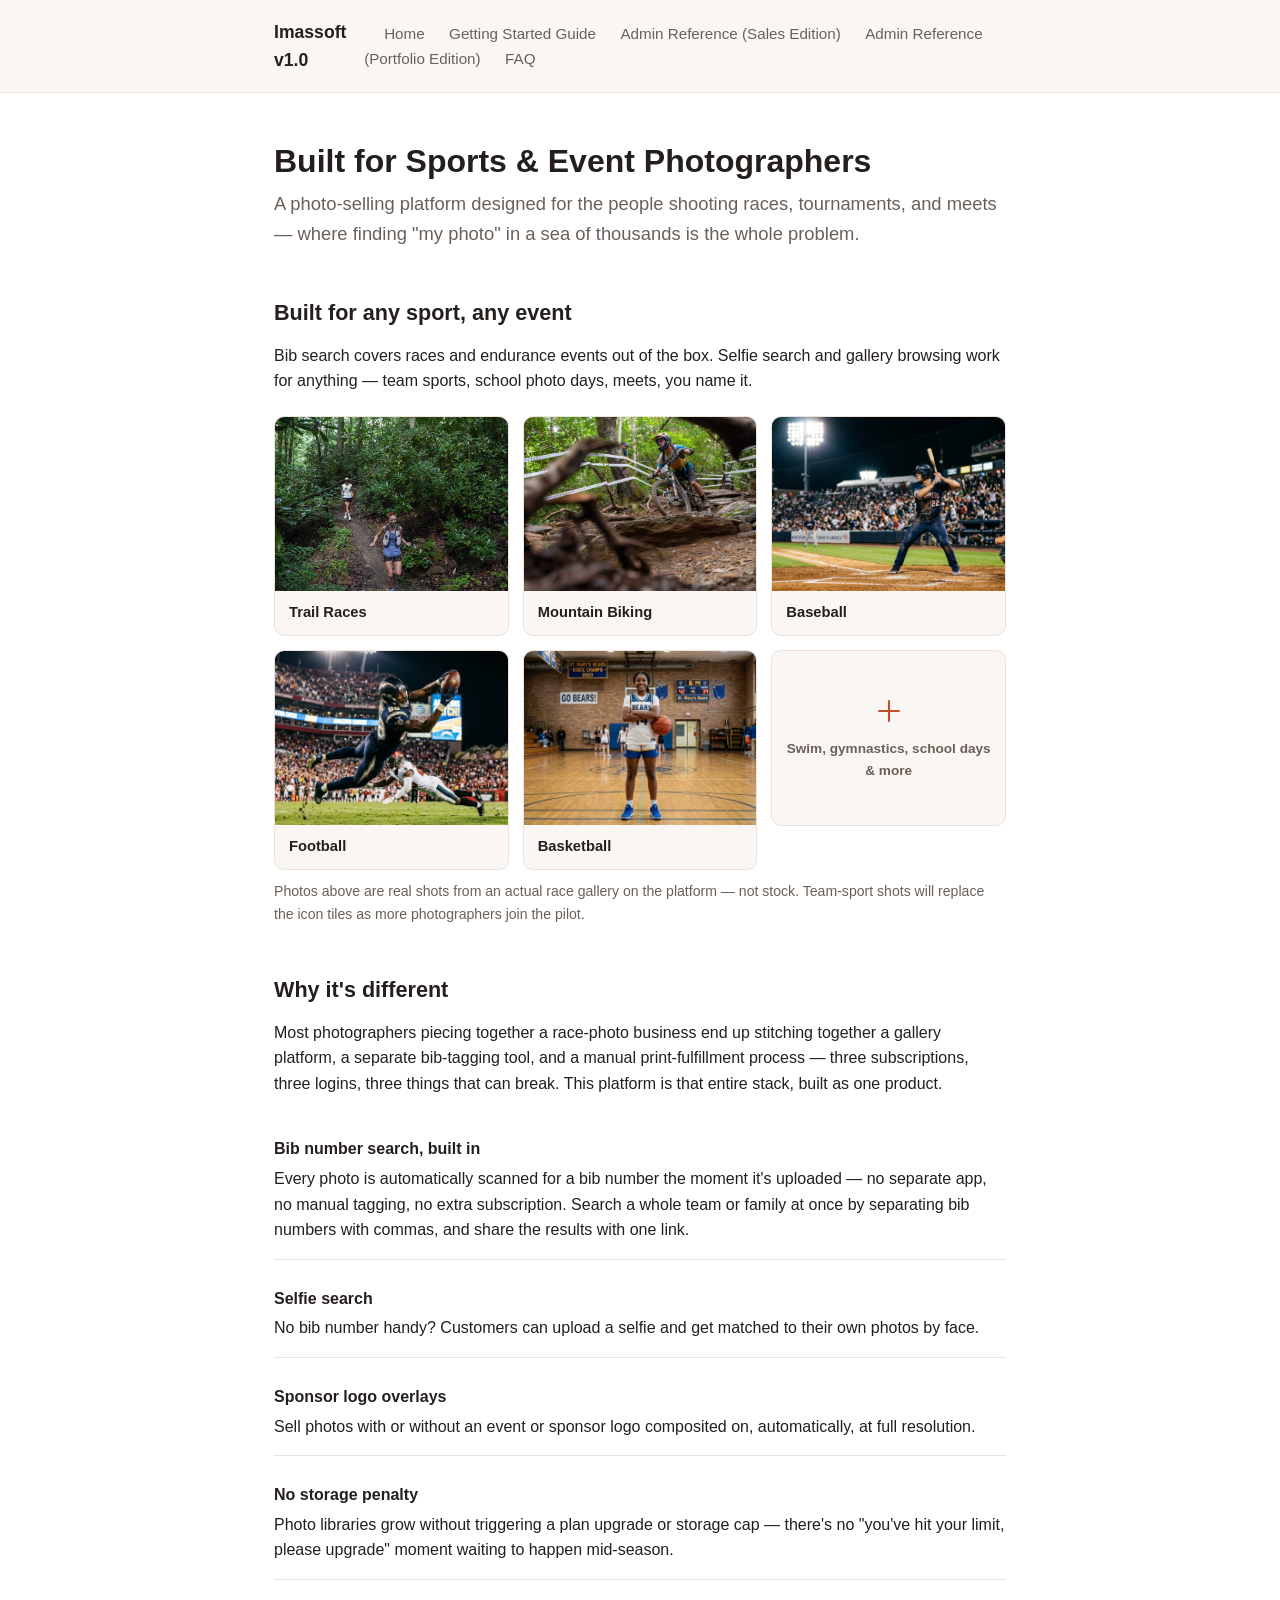
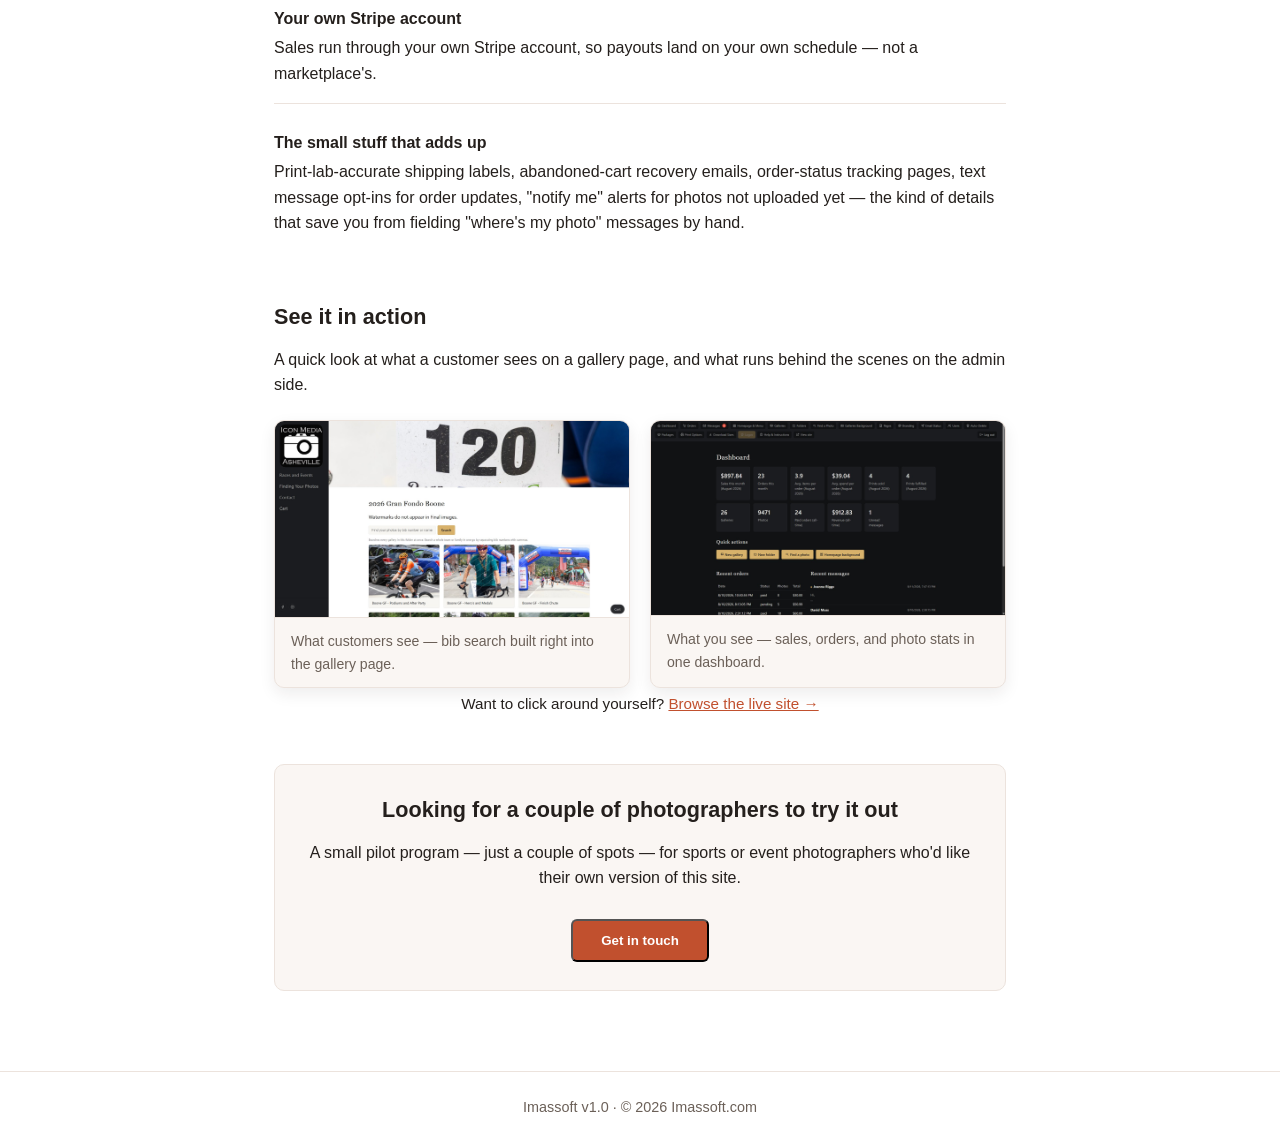
<file: index.html>
<!DOCTYPE html>
<html lang="en">
<head>
<meta charset="UTF-8">
<meta name="viewport" content="width=device-width, initial-scale=1.0">
<title>Built for Sports &amp; Event Photographers</title>
<meta name="description" content="A photo-selling platform built specifically for sports and event photographers — bib search, selfie search, sponsor logo overlays, and your own Stripe account.">
<link rel="stylesheet" href="style.css?v=2">
</head>
<body>
<header class="site-header">
  <div class="site-header-inner">
    <a class="brand" href="index.html">Imassoft v1.0</a>
    <nav>
      <a href="index.html">Home</a>
      <a href="guide.html">Getting Started Guide</a>
      <a href="admin-reference.html">Admin Reference (Sales Edition)</a>
      <a href="portfolio-admin-reference.html">Admin Reference (Portfolio Edition)</a>
      <a href="faq.html">FAQ</a>
    </nav>
  </div>
</header>


<main>
  <h1>Built for Sports &amp; Event Photographers</h1>
  <p class="lede">A photo-selling platform designed for the people shooting races, tournaments, and meets — where finding "my photo" in a sea of thousands is the whole problem.</p>


  <h2>Built for any sport, any event</h2>
  <p>Bib search covers races and endurance events out of the box. Selfie search and gallery browsing work for anything — team sports, school photo days, meets, you name it.</p>
  <div class="sport-grid">
    <div class="sport-tile photo">
      <img src="images/sport-trail-race.jpg" alt="Trail runner navigating a rocky singletrack course during a race, shot for bib-number search">
      <p class="sport-tile-caption">Trail Races</p>
    </div>
    <div class="sport-tile photo">
      <img src="images/sport-mountain-biking.jpg" alt="Mountain biker riding a wooded singletrack trail during a race">
      <p class="sport-tile-caption">Mountain Biking</p>
    </div>
    <div class="sport-tile photo">
      <img src="images/sport-baseball.jpg" alt="Baseball player at bat during a game">
      <p class="sport-tile-caption">Baseball</p>
    </div>
    <div class="sport-tile photo">
      <img src="images/sport-football.jpg" alt="Football player making a diving catch">
      <p class="sport-tile-caption">Football</p>
    </div>
    <div class="sport-tile photo">
      <img src="images/sport-basketball.jpg" alt="Basketball player posing on the court with the ball">
      <p class="sport-tile-caption">Basketball</p>
    </div>
    <div class="sport-tile icon-tile">
      <svg viewBox="0 0 24 24" fill="none" stroke="currentColor" stroke-width="1.5" stroke-linecap="round" stroke-linejoin="round"><path d="M12 5v14M5 12h14"/></svg>
      <p class="sport-tile-caption">Swim, gymnastics, school days &amp; more</p>
    </div>
  </div>
  <p class="sport-note">Photos above are real shots from an actual race gallery on the platform — not stock. Team-sport shots will replace the icon tiles as more photographers join the pilot.</p>


  <h2>Why it's different</h2>
  <p>Most photographers piecing together a race-photo business end up stitching together a gallery platform, a separate bib-tagging tool, and a manual print-fulfillment process — three subscriptions, three logins, three things that can break. This platform is that entire stack, built as one product.</p>




  <ul class="feature-list">
    <li>
      <strong>Bib number search, built in</strong>
      Every photo is automatically scanned for a bib number the moment it's uploaded — no separate app, no manual tagging, no extra subscription. Search a whole team or family at once by separating bib numbers with commas, and share the results with one link.
    </li>
    <li>
      <strong>Selfie search</strong>
      No bib number handy? Customers can upload a selfie and get matched to their own photos by face.
    </li>
    <li>
      <strong>Sponsor logo overlays</strong>
      Sell photos with or without an event or sponsor logo composited on, automatically, at full resolution.
    </li>
    <li>
      <strong>No storage penalty</strong>
      Photo libraries grow without triggering a plan upgrade or storage cap — there's no "you've hit your limit, please upgrade" moment waiting to happen mid-season.
    </li>
    <li>
      <strong>Your own Stripe account</strong>
      Sales run through your own Stripe account, so payouts land on your own schedule — not a marketplace's.
    </li>
    <li>
      <strong>The small stuff that adds up</strong>
      Print-lab-accurate shipping labels, abandoned-cart recovery emails, order-status tracking pages, text message opt-ins for order updates, "notify me" alerts for photos not uploaded yet — the kind of details that save you from fielding "where's my photo" messages by hand.
    </li>
  </ul>


  <h2>See it in action</h2>
  <p>A quick look at what a customer sees on a gallery page, and what runs behind the scenes on the admin side.</p>
  <div class="screenshot-grid">
    <figure class="screenshot-card">
      <img src="images/gallery-bib-search.jpg" alt="Public gallery folder page with a bib-number search box and race photo thumbnails">
      <figcaption>What customers see — bib search built right into the gallery page.</figcaption>
    </figure>
    <figure class="screenshot-card">
      <img src="images/admin-dashboard.jpg" alt="Admin dashboard showing sales, order, and gallery stats plus quick action buttons">
      <figcaption>What you see — sales, orders, and photo stats in one dashboard.</figcaption>
    </figure>
  </div>


  <p class="live-site-link">Want to click around yourself? <a href="https://www.iconmediaasheville3.com" target="_blank" rel="noopener">Browse the live site →</a></p>

  <div class="cta-box">
    <h2>Looking for a couple of photographers to try it out</h2>
    <p>A small pilot program — just a couple of spots — for sports or event photographers who'd like their own version of this site.</p>
    <button type="button" class="button" id="contact-open-btn">Get in touch</button>
  </div>
</main>


<footer class="site-footer">
  Imassoft v1.0 &middot; &copy; <span id="year"></span> Imassoft.com
</footer>
<script>document.getElementById('year').textContent = new Date().getFullYear();</script>
<div class="modal-overlay" id="contact-overlay">
  <div class="modal-box" role="dialog" aria-modal="true" aria-labelledby="contact-modal-title">
    <button type="button" class="modal-close" id="contact-close-btn" aria-label="Close">&times;</button>
    <h2 id="contact-modal-title">Get in touch</h2>
    <p class="modal-lede">Tell us a bit about what you shoot and we'll follow up about the pilot program.</p>
    <form id="contact-form" class="contact-form" action="https://formsubmit.co/Steve@iconmediaasheville.com" method="POST">
      <input type="hidden" name="_subject" value="New pilot program inquiry">
      <input type="hidden" name="_template" value="table">
      <input type="hidden" name="_captcha" value="false">
      <input type="text" name="_honey" style="display:none" tabindex="-1" autocomplete="off">
      <label>Name
        <input type="text" name="name" required>
      </label>
      <label>Email
        <input type="email" name="email" required>
      </label>
      <label>Phone <span class="optional">(optional)</span>
        <input type="tel" name="phone">
      </label>
      <label>What do you shoot, and what would you like to know?
        <textarea name="message" rows="4" required></textarea>
      </label>
      <button type="submit" class="button">Send</button>
    </form>
    <p class="contact-status" id="contact-status" role="status"></p>
  </div>
</div>

<script>
(function () {
  var openBtn = document.getElementById('contact-open-btn');
  var overlay = document.getElementById('contact-overlay');
  var closeBtn = document.getElementById('contact-close-btn');
  var form = document.getElementById('contact-form');
  var statusEl = document.getElementById('contact-status');
  var AJAX_URL = 'https://formsubmit.co/ajax/Steve@iconmediaasheville.com';

  function openModal() {
    overlay.classList.add('open');
    document.body.style.overflow = 'hidden';
    var first = form.querySelector('input[name="name"]');
    if (first) setTimeout(function () { first.focus(); }, 50);
  }

  function closeModal() {
    overlay.classList.remove('open');
    document.body.style.overflow = '';
  }

  openBtn.addEventListener('click', openModal);
  closeBtn.addEventListener('click', closeModal);
  overlay.addEventListener('click', function (e) {
    if (e.target === overlay) closeModal();
  });
  document.addEventListener('keydown', function (e) {
    if (e.key === 'Escape' && overlay.classList.contains('open')) closeModal();
  });

  form.addEventListener('submit', function (e) {
    e.preventDefault();
    if (form.querySelector('[name="_honey"]').value) return;

    var btn = form.querySelector('button[type="submit"]');
    btn.disabled = true;
    btn.textContent = 'Sending...';
    statusEl.textContent = '';
    statusEl.className = 'contact-status';

    fetch(AJAX_URL, {
      method: 'POST',
      headers: { Accept: 'application/json' },
      body: new FormData(form)
    })
      .then(function (r) { return r.json().then(function (data) { return { ok: r.ok, data: data }; }); })
      .then(function (res) {
        if (!res.ok) throw new Error((res.data && res.data.message) || 'Send failed');
        form.reset();
        form.hidden = true;
        statusEl.textContent = "Thanks — that's on its way. We'll be in touch soon.";
        statusEl.className = 'contact-status success';
      })
      .catch(function () {
        statusEl.textContent = 'Something went wrong — mind emailing Steve@iconmediaasheville.com directly?';
        statusEl.className = 'contact-status error';
        btn.disabled = false;
        btn.textContent = 'Send';
      });
  });
})();
</script>
<!--Start of Tawk.to Script-->
<script type="text/javascript">
var Tawk_API=Tawk_API||{}, Tawk_LoadStart=new Date();
(function(){
var s1=document.createElement("script"),s0=document.getElementsByTagName("script")[0];
s1.async=true;
s1.src='https://embed.tawk.to/6a7c911c5f93201d47deeb9a/1jvr9dlh1';
s1.charset='UTF-8';
s1.setAttribute('crossorigin','*');
s0.parentNode.insertBefore(s1,s0);
})();
</script>
<!--End of Tawk.to Script-->
</body>
</html>
</file>
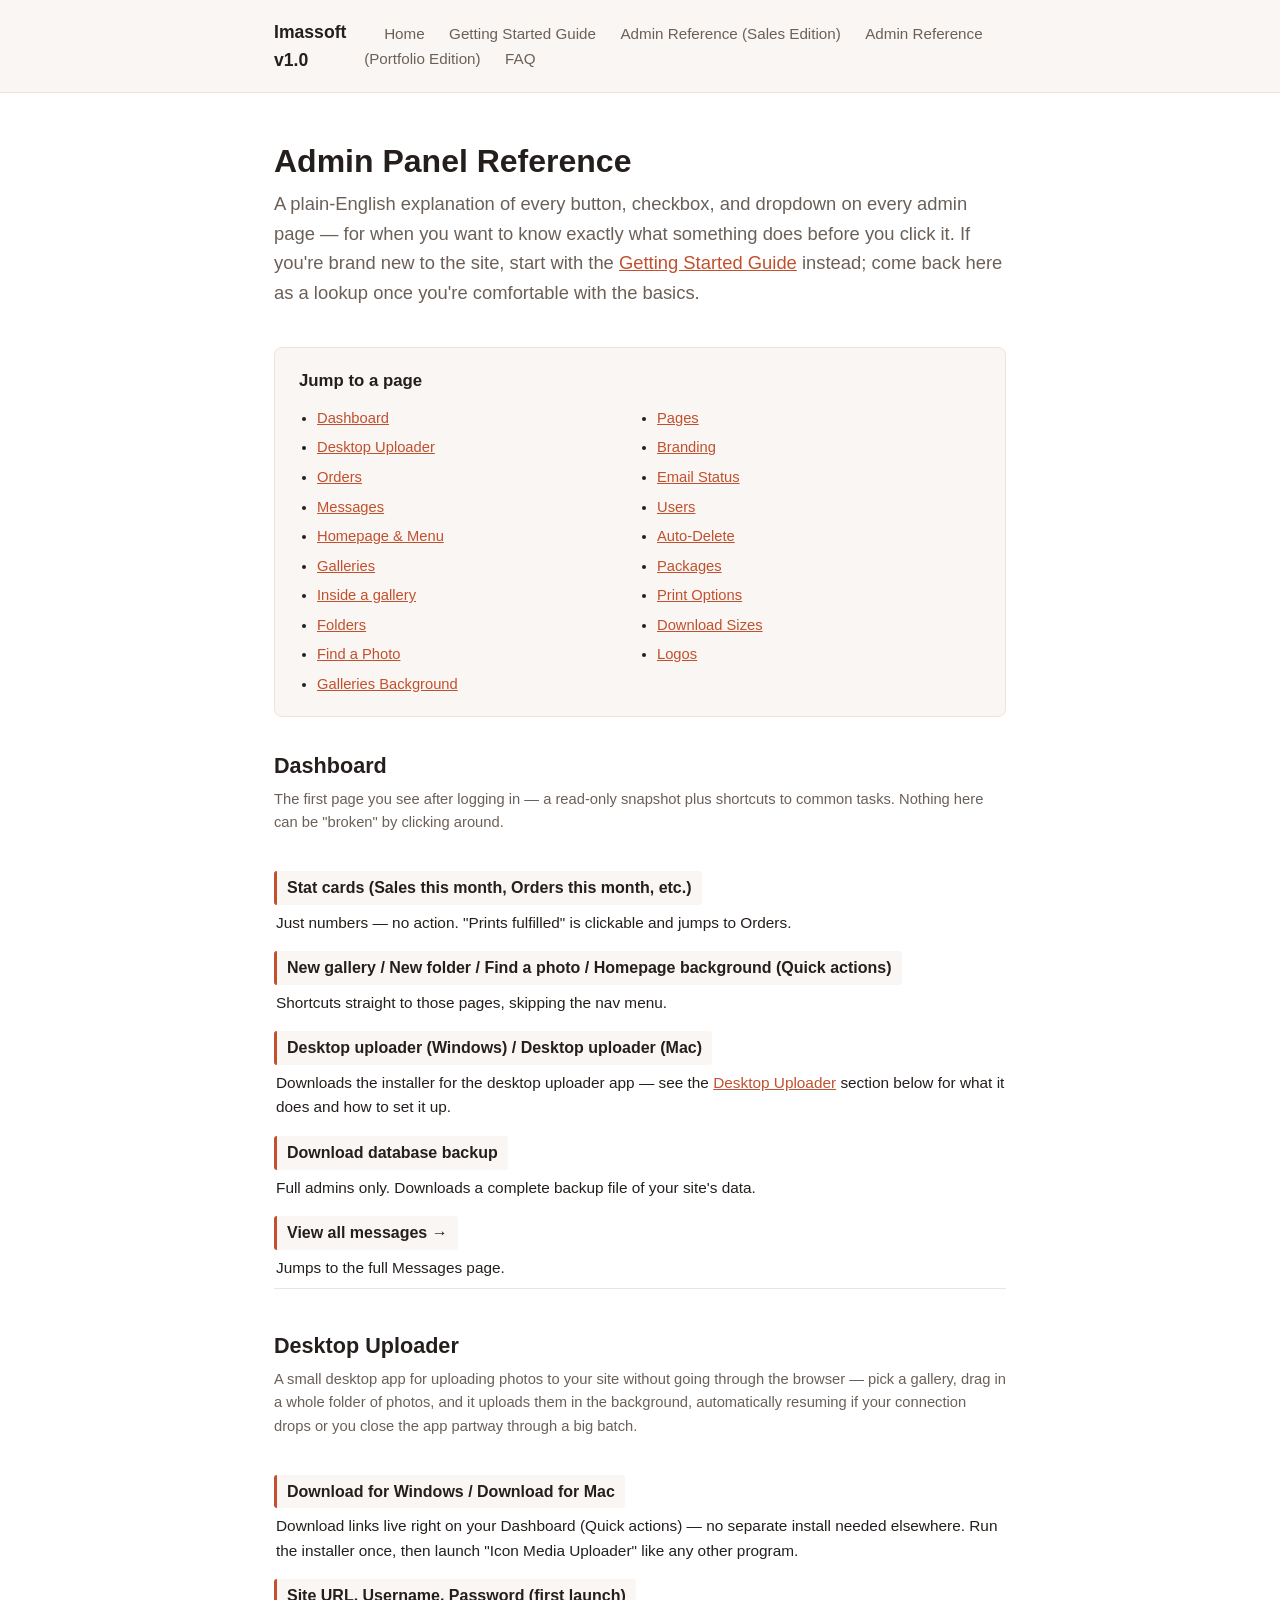
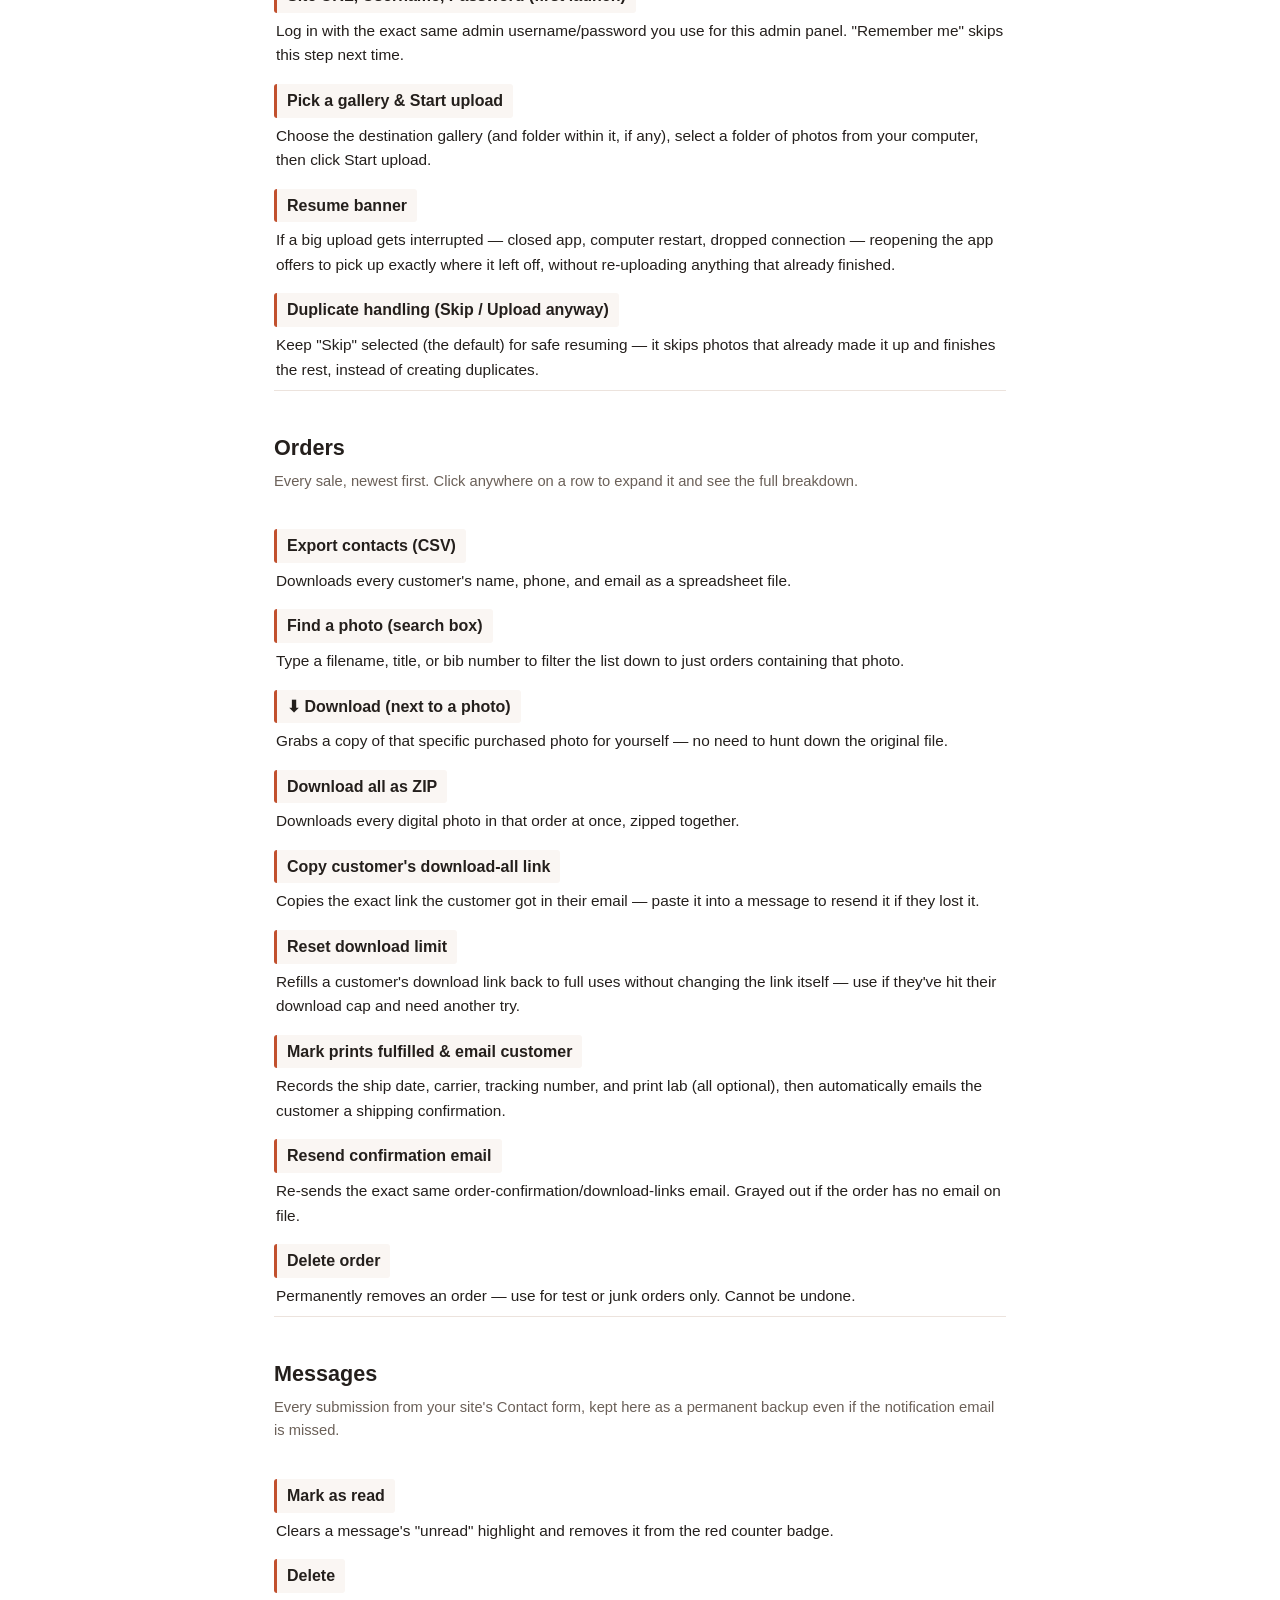
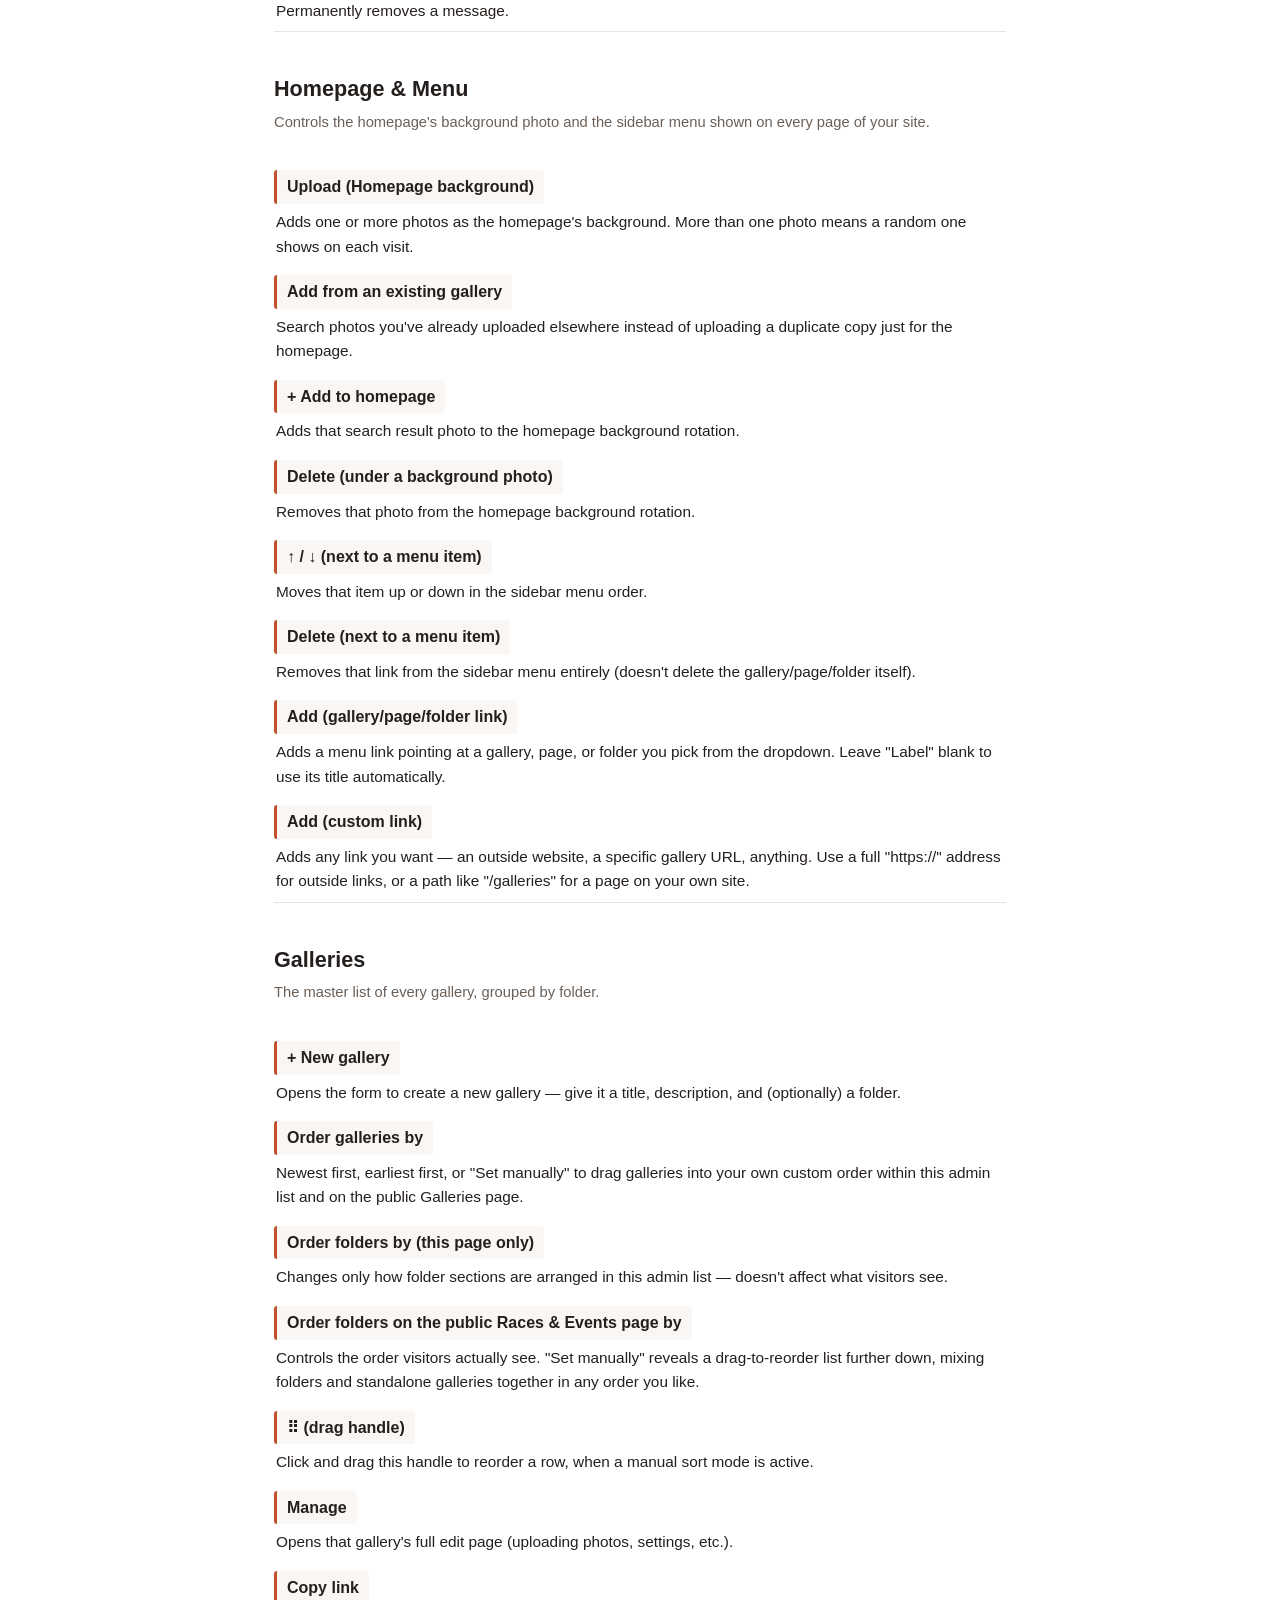
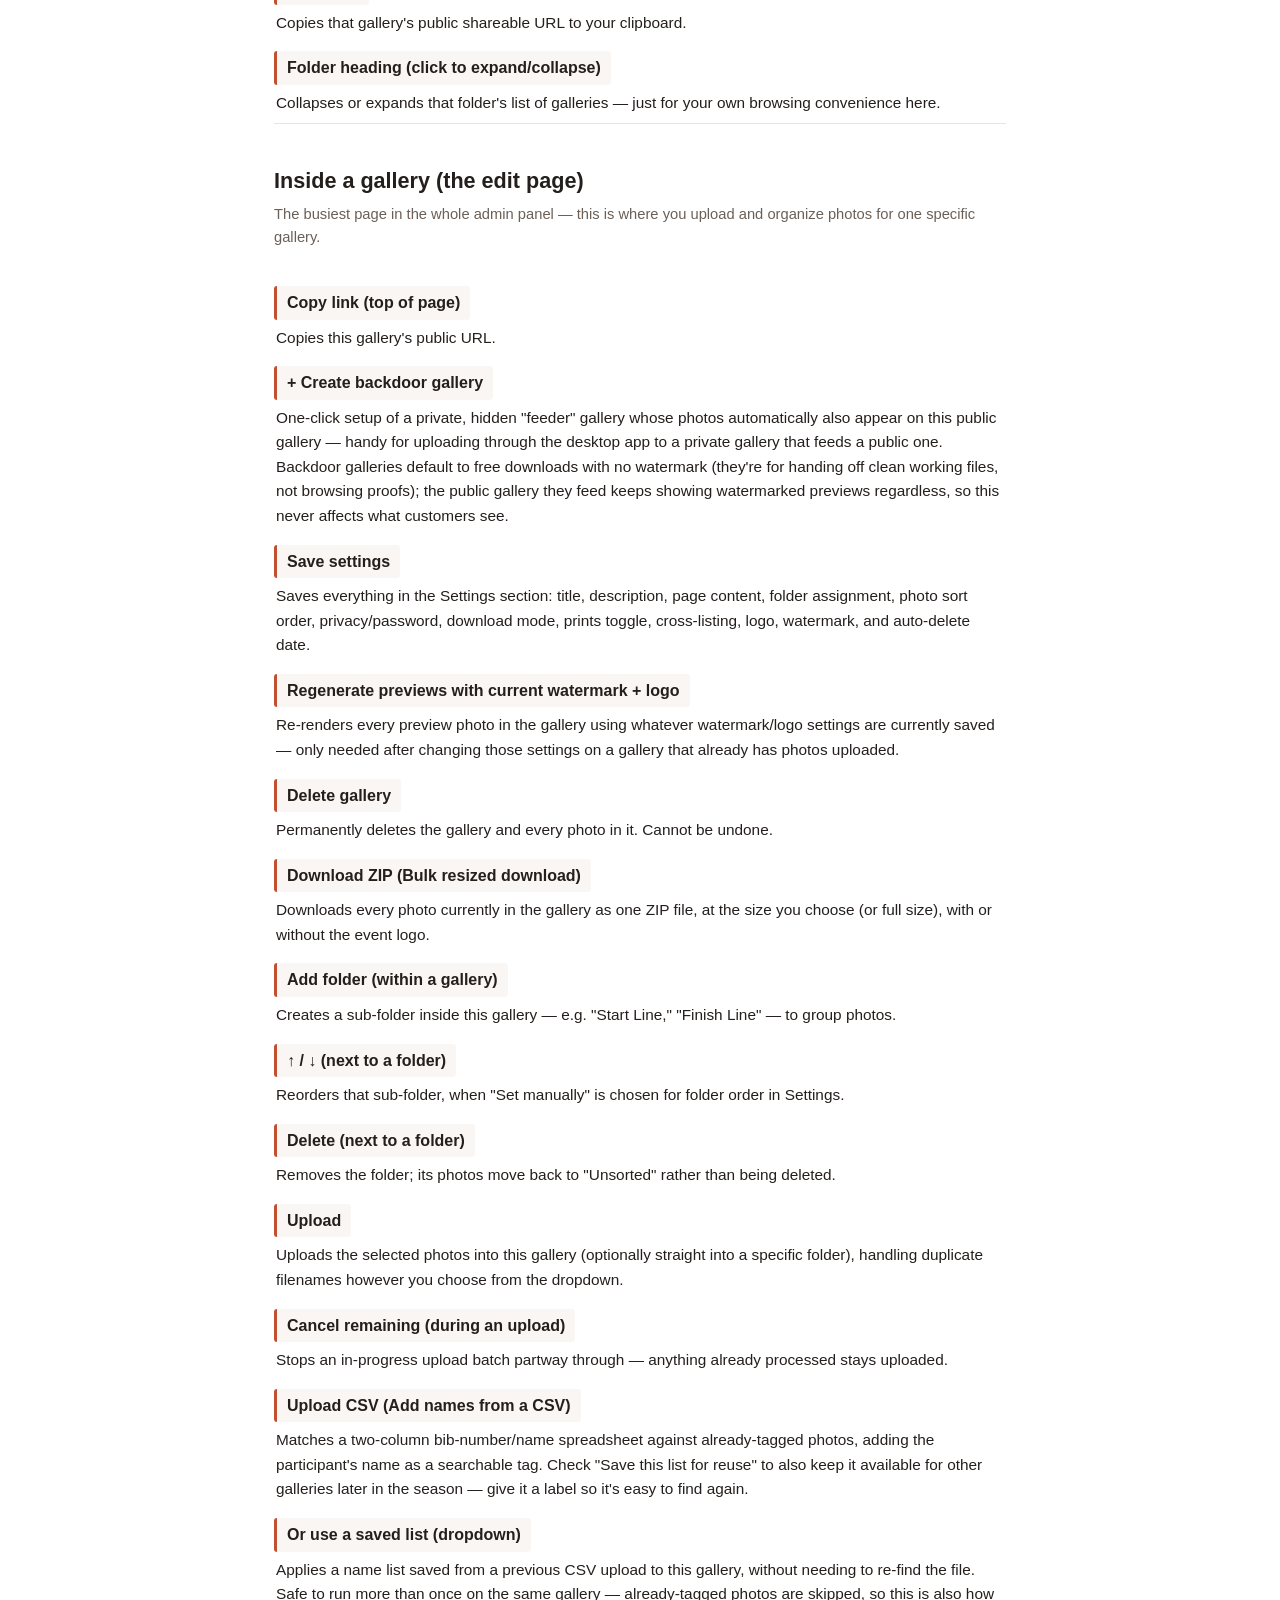
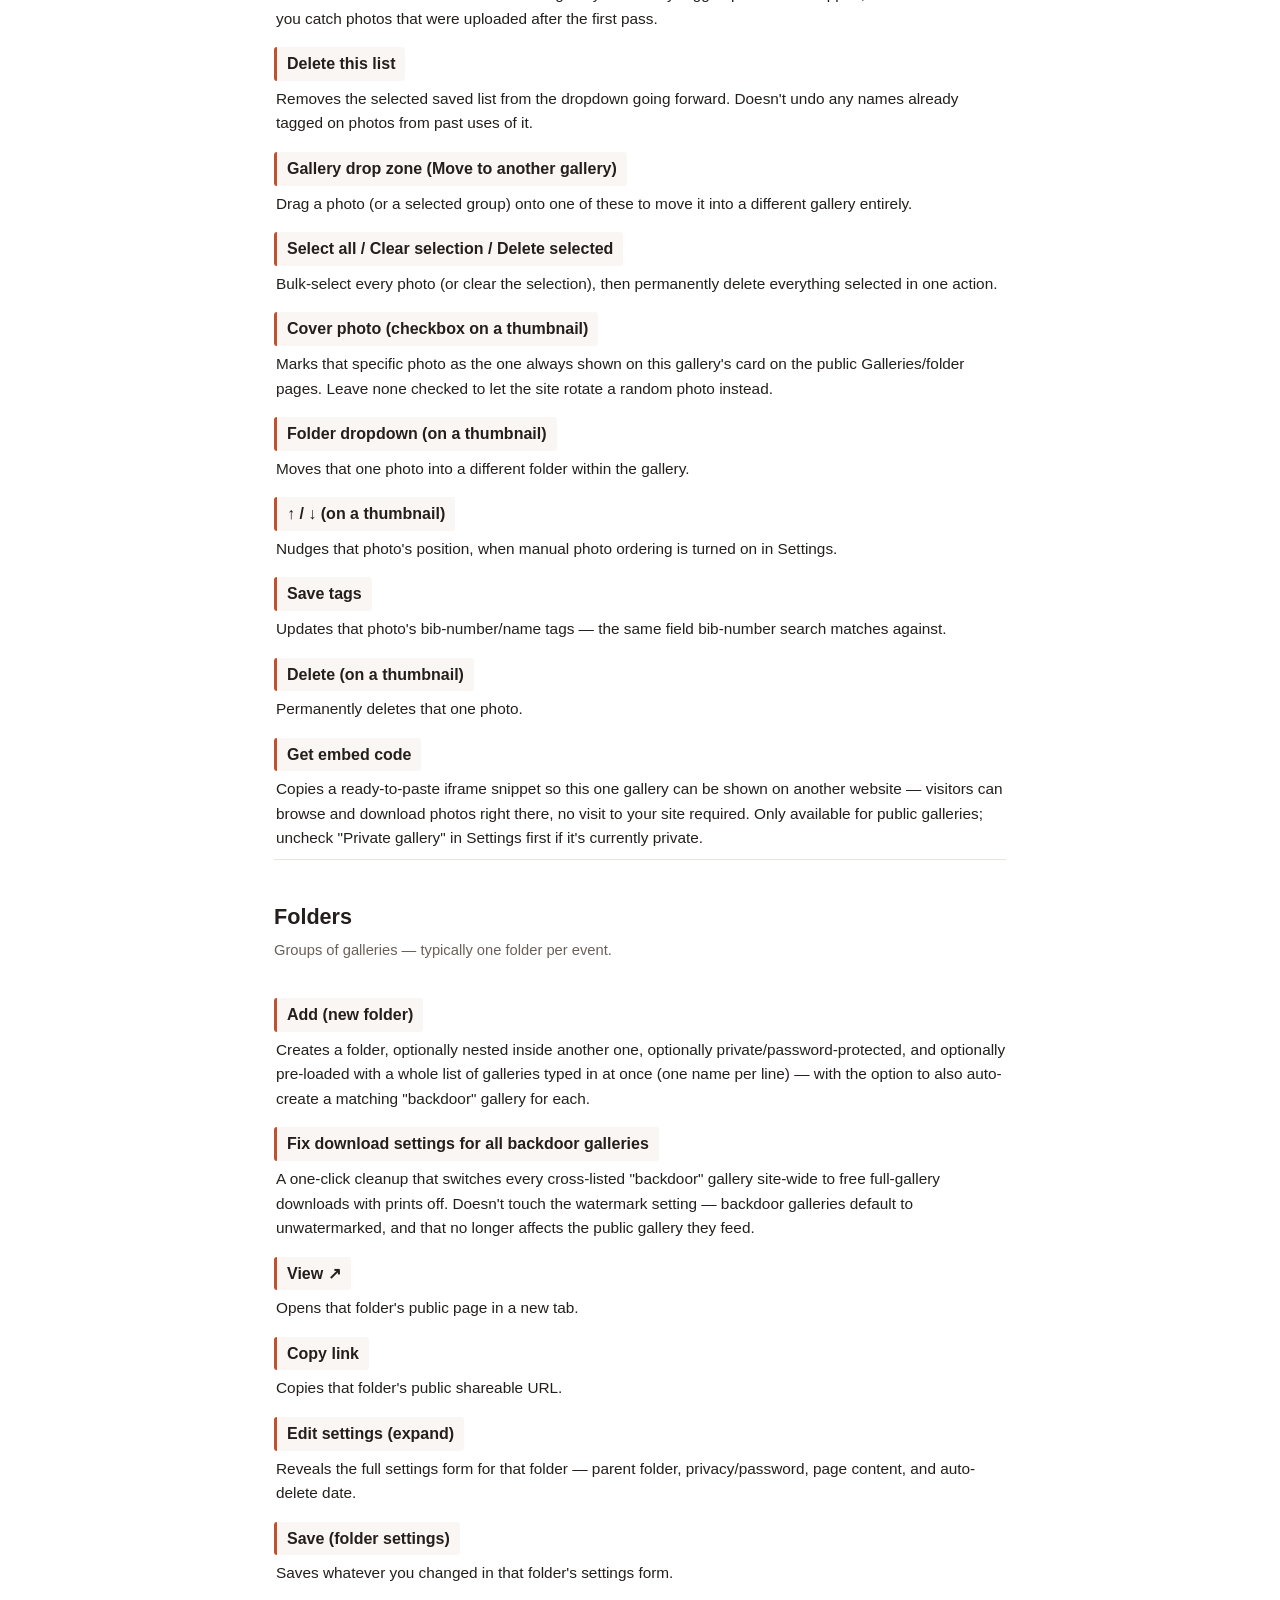
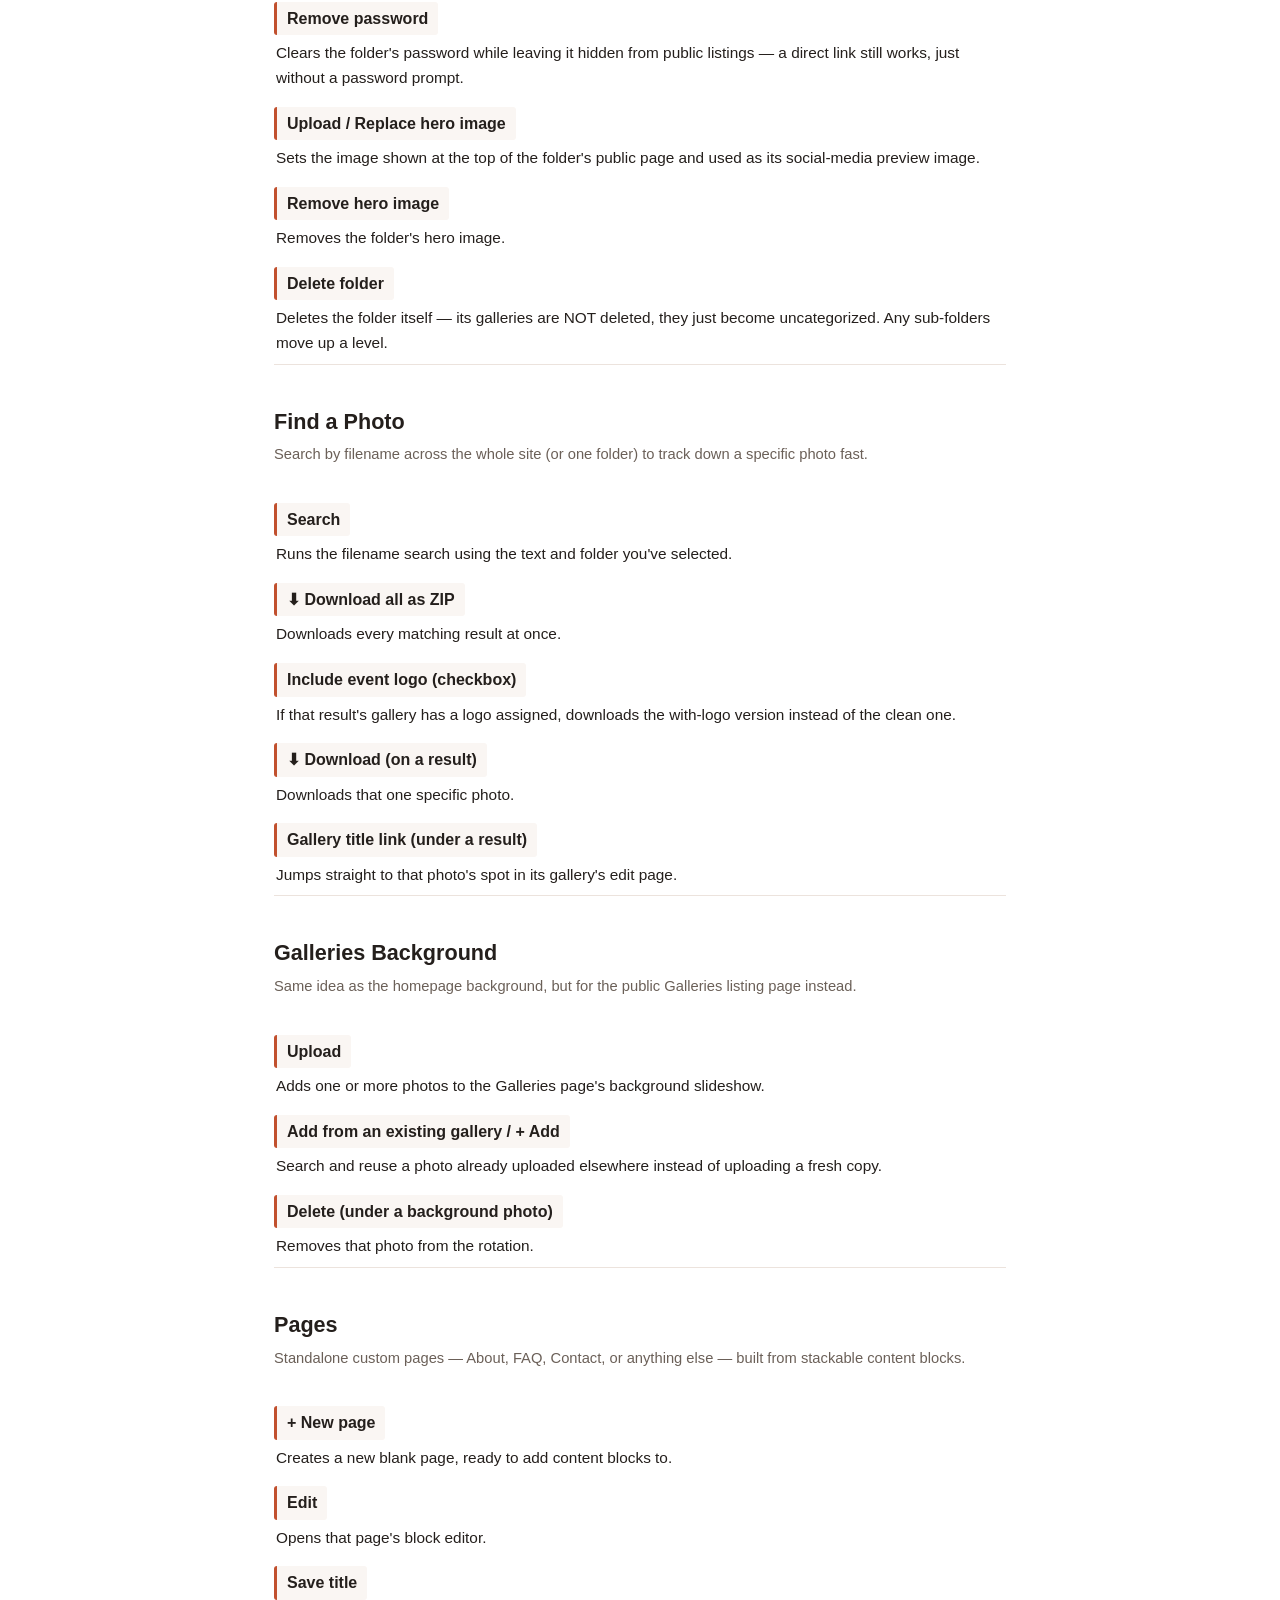
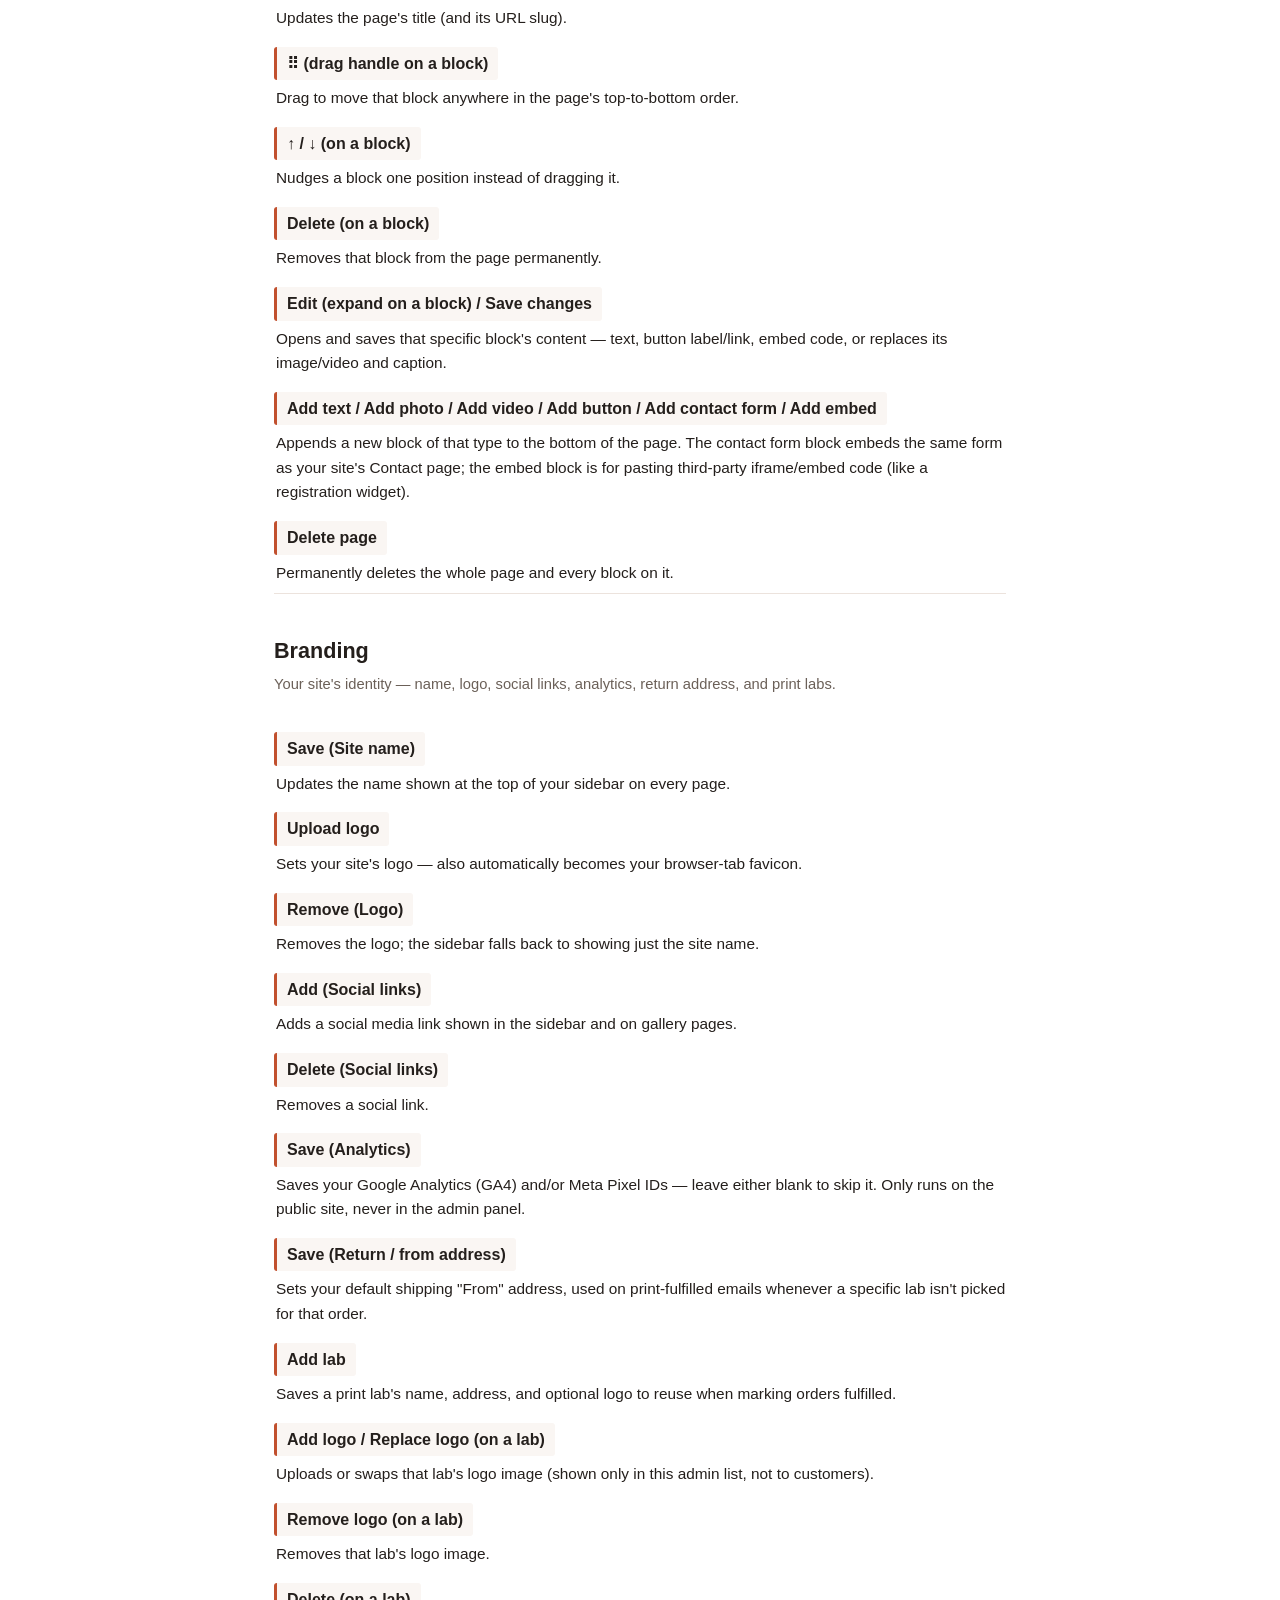
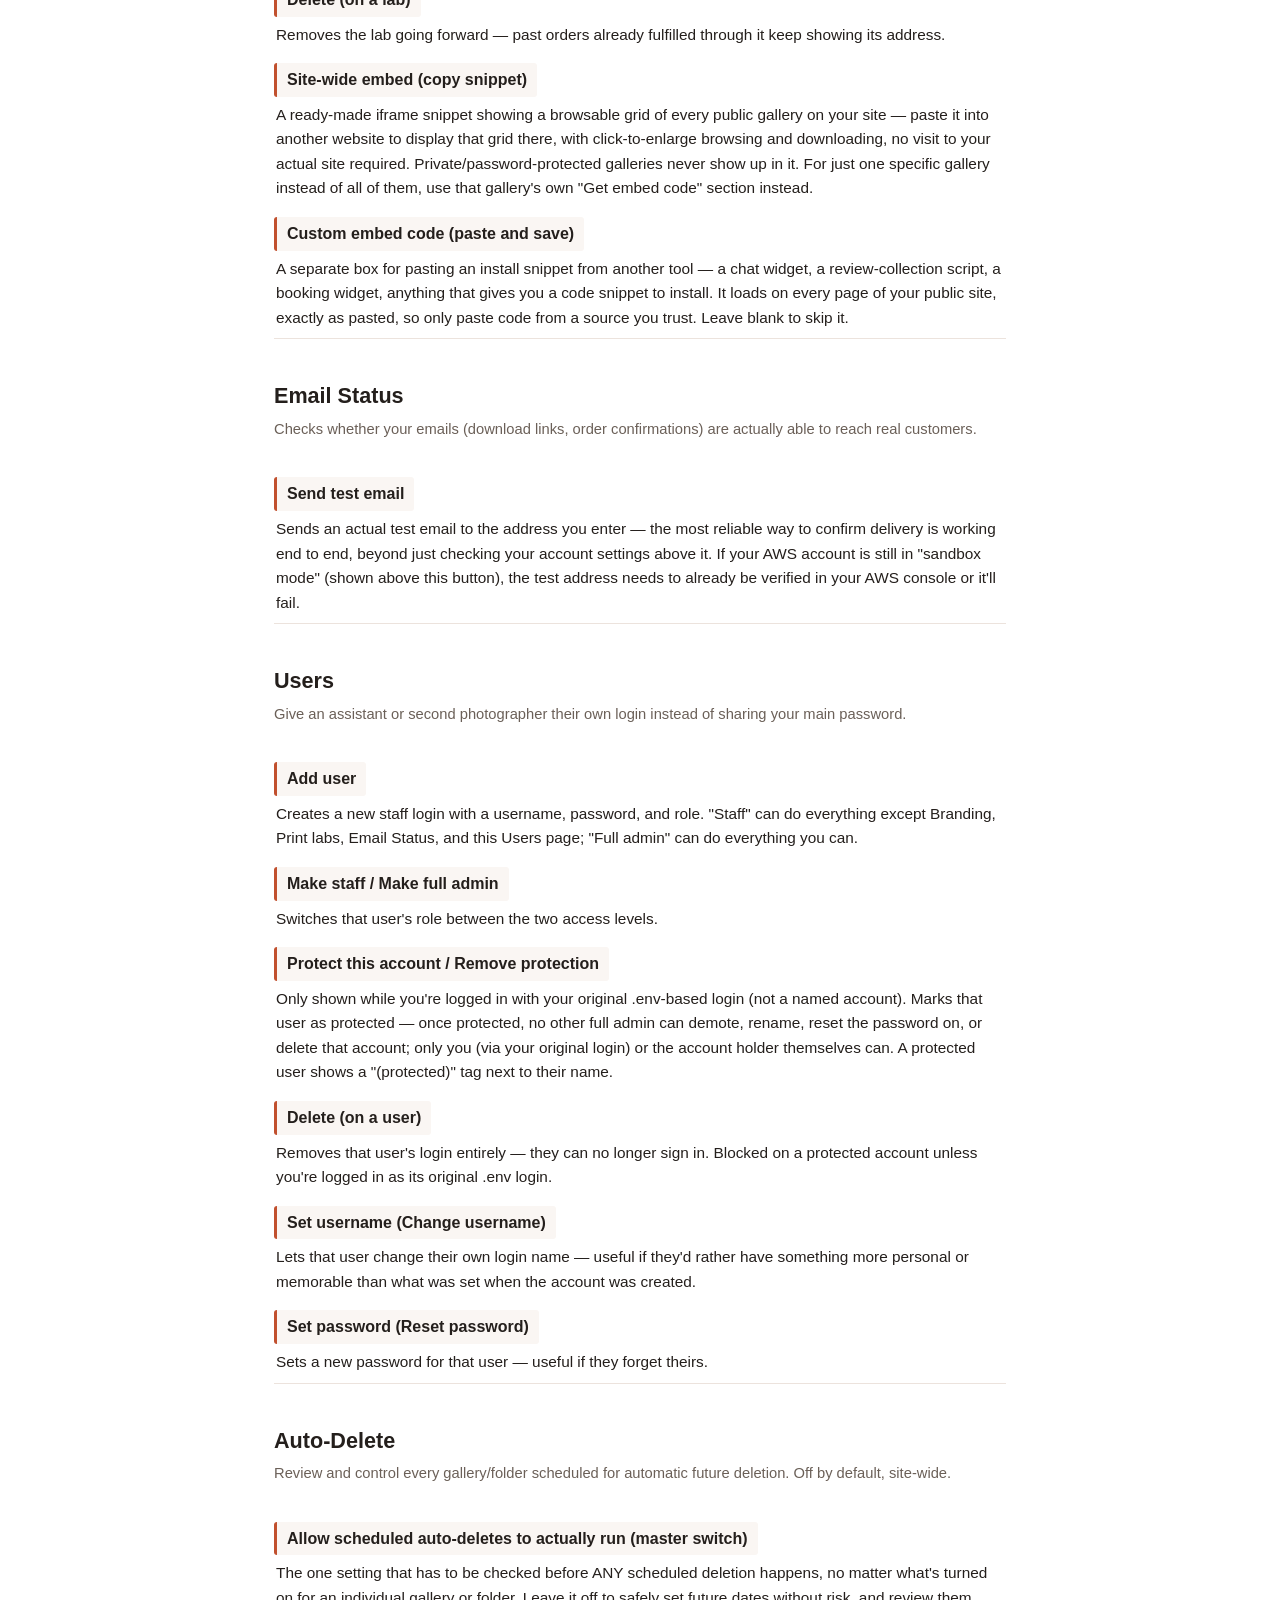
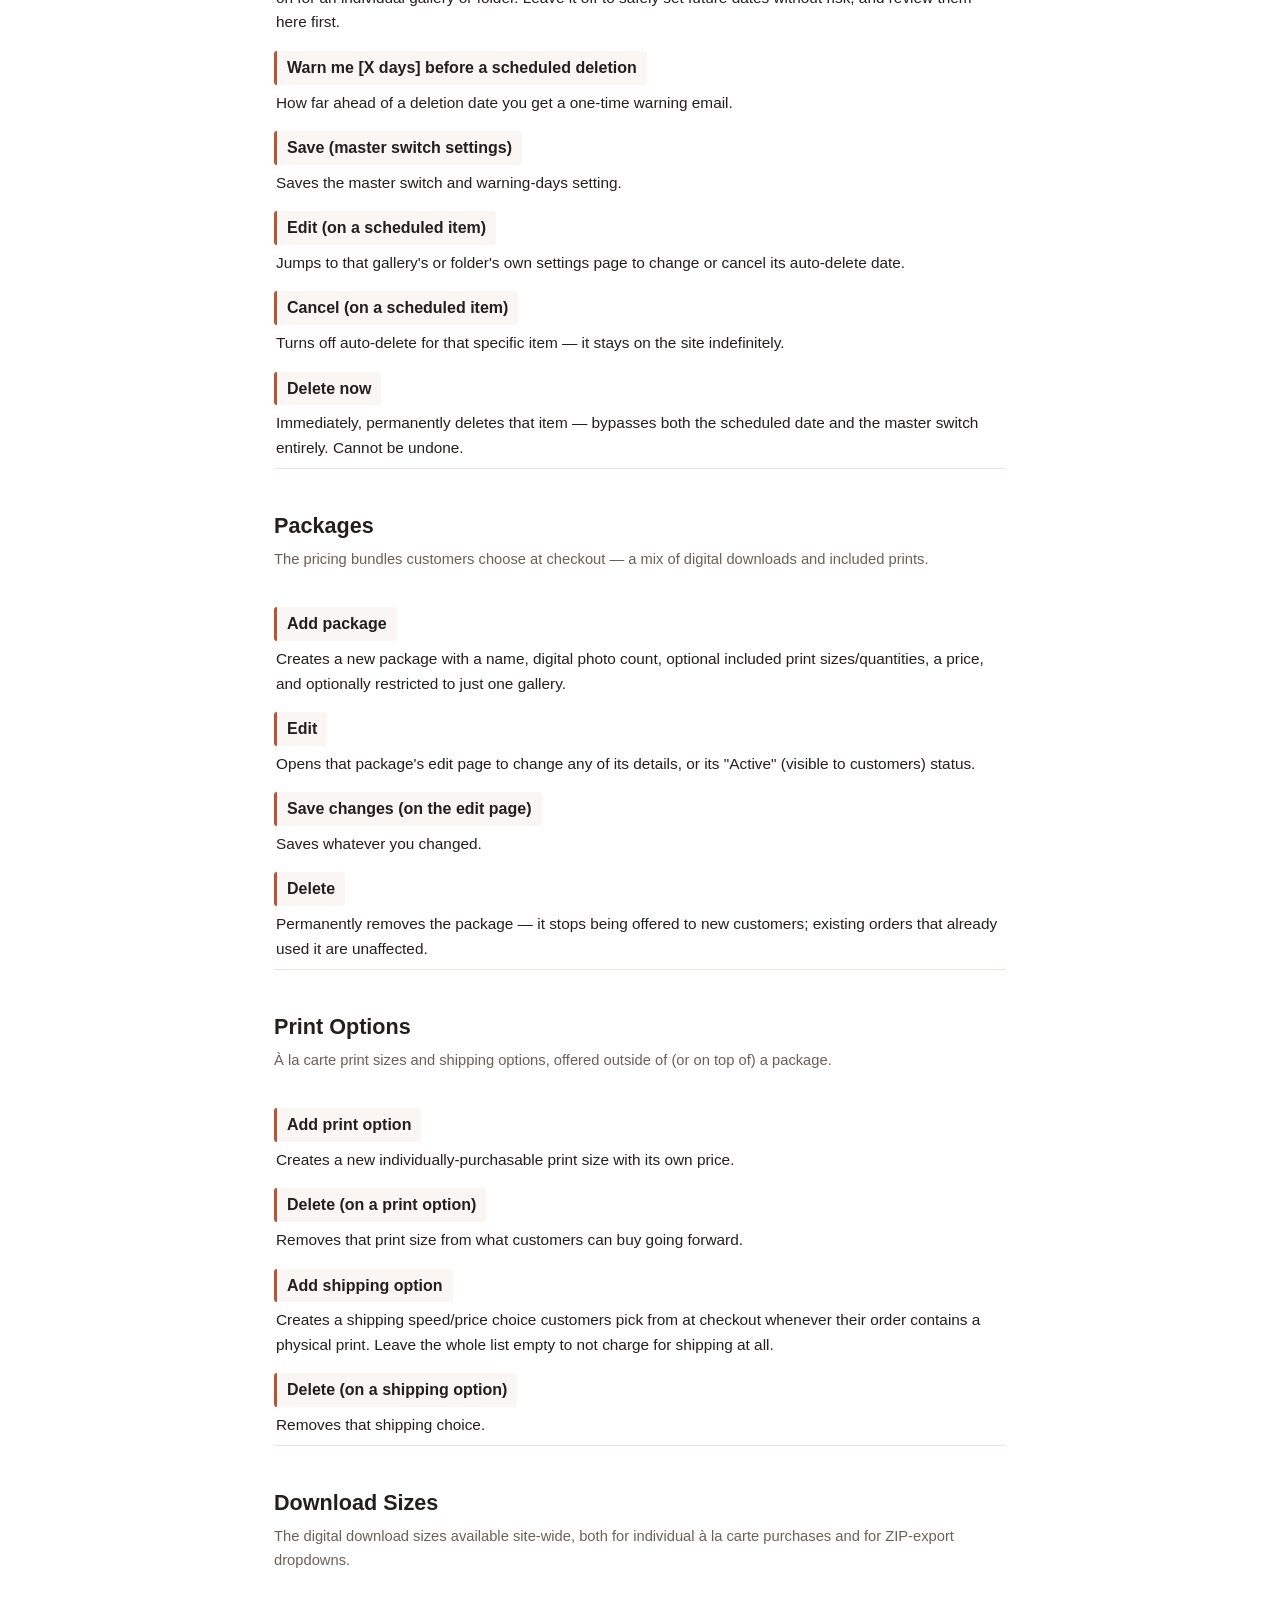
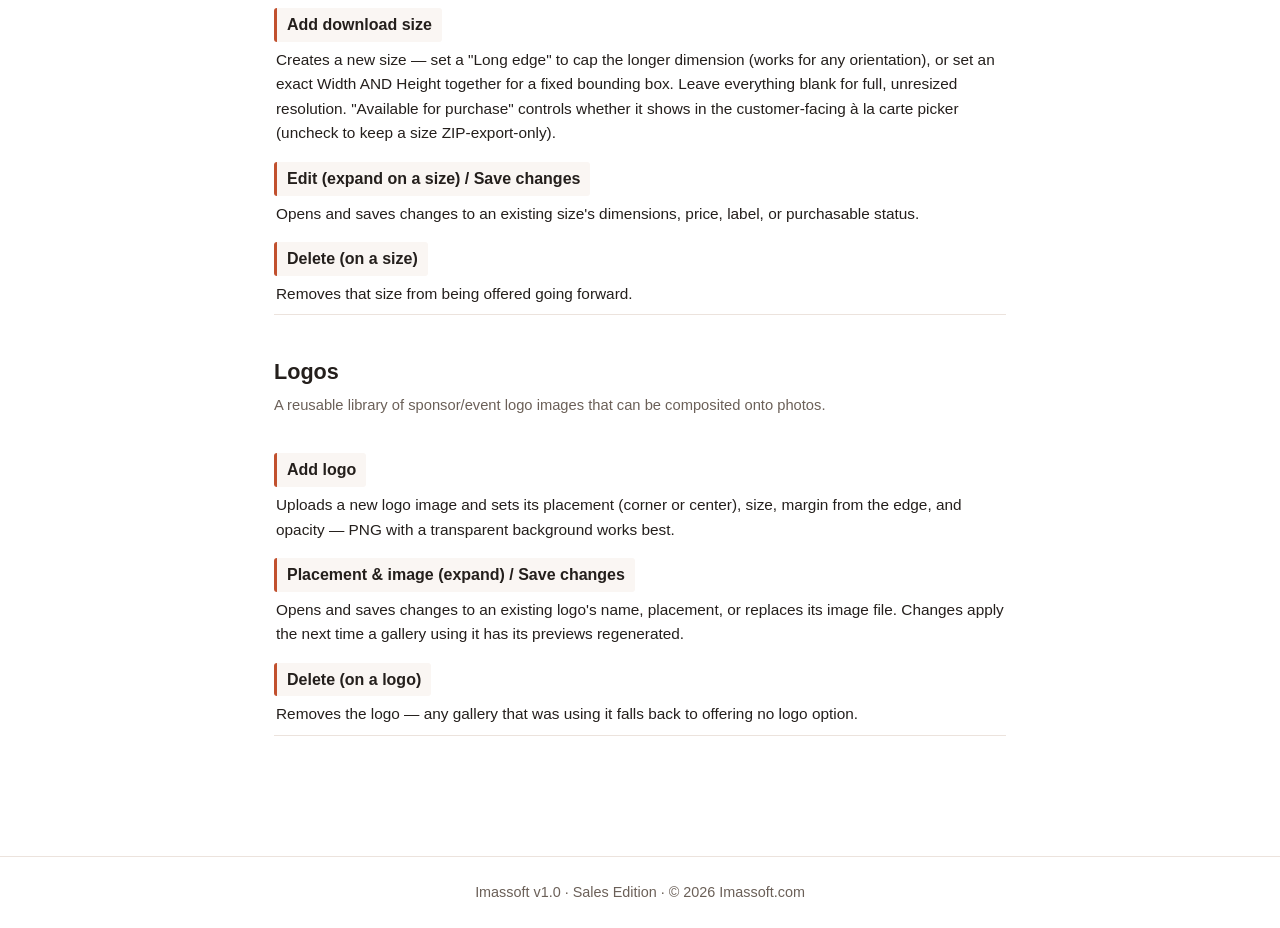
<file: admin-reference.html>
<!DOCTYPE html>
<html lang="en">
<head>
<meta charset="UTF-8">
<meta name="viewport" content="width=device-width, initial-scale=1.0">
<title>Admin Panel Reference: Every Page, Every Button</title>
<meta name="description" content="A simple explanation of every button and control on every admin page.">
<link rel="stylesheet" href="style.css">
</head>
<body>
<header class="site-header">
<div class="site-header-inner">
<a class="brand" href="index.html">Imassoft v1.0</a>
<button type="button" id="nav-toggle" class="nav-toggle" aria-expanded="false" aria-controls="site-nav" aria-label="Menu"><svg viewBox="0 0 24 24" width="20" height="20" fill="none" stroke="currentColor" stroke-width="2" stroke-linecap="round"><line x1="3" y1="6" x2="21" y2="6"/><line x1="3" y1="12" x2="21" y2="12"/><line x1="3" y1="18" x2="21" y2="18"/></svg></button>
<nav id="site-nav">
<a href="index.html">Home</a>
<a href="guide.html">Getting Started Guide</a>
<a href="admin-reference.html">Admin Reference (Sales Edition)</a>
<a href="portfolio-admin-reference.html">Admin Reference (Portfolio Edition)</a>
<a href="faq.html">FAQ</a>
</nav>
</div>
</header>

<main>
<h1>Admin Panel Reference</h1>
<p class="lede">A plain-English explanation of every button, checkbox, and dropdown on every admin page — for when you want to know exactly what something does before you click it. If you're brand new to the site, start with the <a href="guide.html">Getting Started Guide</a> instead; come back here as a lookup once you're comfortable with the basics.</p>

<div class="toc-box">
<h2>Jump to a page</h2>
<ul>
<li><a href="#dashboard">Dashboard</a></li>
<li><a href="#desktop-uploader">Desktop Uploader</a></li>
<li><a href="#orders">Orders</a></li>
<li><a href="#messages">Messages</a></li>
<li><a href="#homepage-menu">Homepage &amp; Menu</a></li>
<li><a href="#galleries">Galleries</a></li>
<li><a href="#gallery-edit">Inside a gallery</a></li>
<li><a href="#folders">Folders</a></li>
<li><a href="#find-a-photo">Find a Photo</a></li>
<li><a href="#galleries-background">Galleries Background</a></li>
<li><a href="#pages">Pages</a></li>
<li><a href="#branding">Branding</a></li>
<li><a href="#email-status">Email Status</a></li>
<li><a href="#users">Users</a></li>
<li><a href="#auto-delete">Auto-Delete</a></li>
<li><a href="#packages">Packages</a></li>
<li><a href="#print-options">Print Options</a></li>
<li><a href="#download-sizes">Download Sizes</a></li>
<li><a href="#logos">Logos</a></li>
</ul>
</div>

<section class="button-ref-page" id="dashboard">
<h2>Dashboard</h2>
<p class="fine-print">The first page you see after logging in — a read-only snapshot plus shortcuts to common tasks. Nothing here can be "broken" by clicking around.</p>
<dl class="button-ref-list">
<dt>Stat cards (Sales this month, Orders this month, etc.)</dt>
<dd>Just numbers — no action. "Prints fulfilled" is clickable and jumps to Orders.</dd>
<dt>New gallery / New folder / Find a photo / Homepage background (Quick actions)</dt>
<dd>Shortcuts straight to those pages, skipping the nav menu.</dd>
<dt>Desktop uploader (Windows) / Desktop uploader (Mac)</dt>
<dd>Downloads the installer for the desktop uploader app — see the <a href="#desktop-uploader">Desktop Uploader</a> section below for what it does and how to set it up.</dd>
<dt>Download database backup</dt>
<dd>Full admins only. Downloads a complete backup file of your site's data.</dd>
<dt>View all messages &rarr;</dt>
<dd>Jumps to the full Messages page.</dd>
</dl>
</section>

<section class="button-ref-page" id="desktop-uploader">
<h2>Desktop Uploader</h2>
<p class="fine-print">A small desktop app for uploading photos to your site without going through the browser — pick a gallery, drag in a whole folder of photos, and it uploads them in the background, automatically resuming if your connection drops or you close the app partway through a big batch.</p>
<dl class="button-ref-list">
<dt>Download for Windows / Download for Mac</dt>
<dd>Download links live right on your Dashboard (Quick actions) — no separate install needed elsewhere. Run the installer once, then launch "Icon Media Uploader" like any other program.</dd>
<dt>Site URL, Username, Password (first launch)</dt>
<dd>Log in with the exact same admin username/password you use for this admin panel. "Remember me" skips this step next time.</dd>
<dt>Pick a gallery &amp; Start upload</dt>
<dd>Choose the destination gallery (and folder within it, if any), select a folder of photos from your computer, then click Start upload.</dd>
<dt>Resume banner</dt>
<dd>If a big upload gets interrupted — closed app, computer restart, dropped connection — reopening the app offers to pick up exactly where it left off, without re-uploading anything that already finished.</dd>
<dt>Duplicate handling (Skip / Upload anyway)</dt>
<dd>Keep "Skip" selected (the default) for safe resuming — it skips photos that already made it up and finishes the rest, instead of creating duplicates.</dd>
</dl>
</section>

<section class="button-ref-page" id="orders">
<h2>Orders</h2>
<p class="fine-print">Every sale, newest first. Click anywhere on a row to expand it and see the full breakdown.</p>
<dl class="button-ref-list">
<dt>Export contacts (CSV)</dt>
<dd>Downloads every customer's name, phone, and email as a spreadsheet file.</dd>
<dt>Find a photo (search box)</dt>
<dd>Type a filename, title, or bib number to filter the list down to just orders containing that photo.</dd>
<dt>⬇ Download (next to a photo)</dt>
<dd>Grabs a copy of that specific purchased photo for yourself — no need to hunt down the original file.</dd>
<dt>Download all as ZIP</dt>
<dd>Downloads every digital photo in that order at once, zipped together.</dd>
<dt>Copy customer's download-all link</dt>
<dd>Copies the exact link the customer got in their email — paste it into a message to resend it if they lost it.</dd>
<dt>Reset download limit</dt>
<dd>Refills a customer's download link back to full uses without changing the link itself — use if they've hit their download cap and need another try.</dd>
<dt>Mark prints fulfilled &amp; email customer</dt>
<dd>Records the ship date, carrier, tracking number, and print lab (all optional), then automatically emails the customer a shipping confirmation.</dd>
<dt>Resend confirmation email</dt>
<dd>Re-sends the exact same order-confirmation/download-links email. Grayed out if the order has no email on file.</dd>
<dt>Delete order</dt>
<dd>Permanently removes an order — use for test or junk orders only. Cannot be undone.</dd>
</dl>
</section>

<section class="button-ref-page" id="messages">
<h2>Messages</h2>
<p class="fine-print">Every submission from your site's Contact form, kept here as a permanent backup even if the notification email is missed.</p>
<dl class="button-ref-list">
<dt>Mark as read</dt>
<dd>Clears a message's "unread" highlight and removes it from the red counter badge.</dd>
<dt>Delete</dt>
<dd>Permanently removes a message.</dd>
</dl>
</section>

<section class="button-ref-page" id="homepage-menu">
<h2>Homepage &amp; Menu</h2>
<p class="fine-print">Controls the homepage's background photo and the sidebar menu shown on every page of your site.</p>
<dl class="button-ref-list">
<dt>Upload (Homepage background)</dt>
<dd>Adds one or more photos as the homepage's background. More than one photo means a random one shows on each visit.</dd>
<dt>Add from an existing gallery</dt>
<dd>Search photos you've already uploaded elsewhere instead of uploading a duplicate copy just for the homepage.</dd>
<dt>+ Add to homepage</dt>
<dd>Adds that search result photo to the homepage background rotation.</dd>
<dt>Delete (under a background photo)</dt>
<dd>Removes that photo from the homepage background rotation.</dd>
<dt>↑ / ↓ (next to a menu item)</dt>
<dd>Moves that item up or down in the sidebar menu order.</dd>
<dt>Delete (next to a menu item)</dt>
<dd>Removes that link from the sidebar menu entirely (doesn't delete the gallery/page/folder itself).</dd>
<dt>Add (gallery/page/folder link)</dt>
<dd>Adds a menu link pointing at a gallery, page, or folder you pick from the dropdown. Leave "Label" blank to use its title automatically.</dd>
<dt>Add (custom link)</dt>
<dd>Adds any link you want — an outside website, a specific gallery URL, anything. Use a full "https://" address for outside links, or a path like "/galleries" for a page on your own site.</dd>
</dl>
</section>

<section class="button-ref-page" id="galleries">
<h2>Galleries</h2>
<p class="fine-print">The master list of every gallery, grouped by folder.</p>
<dl class="button-ref-list">
<dt>+ New gallery</dt>
<dd>Opens the form to create a new gallery — give it a title, description, and (optionally) a folder.</dd>
<dt>Order galleries by</dt>
<dd>Newest first, earliest first, or "Set manually" to drag galleries into your own custom order within this admin list and on the public Galleries page.</dd>
<dt>Order folders by (this page only)</dt>
<dd>Changes only how folder sections are arranged in this admin list — doesn't affect what visitors see.</dd>
<dt>Order folders on the public Races &amp; Events page by</dt>
<dd>Controls the order visitors actually see. "Set manually" reveals a drag-to-reorder list further down, mixing folders and standalone galleries together in any order you like.</dd>
<dt>⠿ (drag handle)</dt>
<dd>Click and drag this handle to reorder a row, when a manual sort mode is active.</dd>
<dt>Manage</dt>
<dd>Opens that gallery's full edit page (uploading photos, settings, etc.).</dd>
<dt>Copy link</dt>
<dd>Copies that gallery's public shareable URL to your clipboard.</dd>
<dt>Folder heading (click to expand/collapse)</dt>
<dd>Collapses or expands that folder's list of galleries — just for your own browsing convenience here.</dd>
</dl>
</section>

<section class="button-ref-page" id="gallery-edit">
<h2>Inside a gallery (the edit page)</h2>
<p class="fine-print">The busiest page in the whole admin panel — this is where you upload and organize photos for one specific gallery.</p>
<dl class="button-ref-list">
<dt>Copy link (top of page)</dt>
<dd>Copies this gallery's public URL.</dd>
<dt>+ Create backdoor gallery</dt>
<dd>One-click setup of a private, hidden "feeder" gallery whose photos automatically also appear on this public gallery — handy for uploading through the desktop app to a private gallery that feeds a public one. Backdoor galleries default to free downloads with no watermark (they're for handing off clean working files, not browsing proofs); the public gallery they feed keeps showing watermarked previews regardless, so this never affects what customers see.</dd>
<dt>Save settings</dt>
<dd>Saves everything in the Settings section: title, description, page content, folder assignment, photo sort order, privacy/password, download mode, prints toggle, cross-listing, logo, watermark, and auto-delete date.</dd>
<dt>Regenerate previews with current watermark + logo</dt>
<dd>Re-renders every preview photo in the gallery using whatever watermark/logo settings are currently saved — only needed after changing those settings on a gallery that already has photos uploaded.</dd>
<dt>Delete gallery</dt>
<dd>Permanently deletes the gallery and every photo in it. Cannot be undone.</dd>
<dt>Download ZIP (Bulk resized download)</dt>
<dd>Downloads every photo currently in the gallery as one ZIP file, at the size you choose (or full size), with or without the event logo.</dd>
<dt>Add folder (within a gallery)</dt>
<dd>Creates a sub-folder inside this gallery — e.g. "Start Line," "Finish Line" — to group photos.</dd>
<dt>↑ / ↓ (next to a folder)</dt>
<dd>Reorders that sub-folder, when "Set manually" is chosen for folder order in Settings.</dd>
<dt>Delete (next to a folder)</dt>
<dd>Removes the folder; its photos move back to "Unsorted" rather than being deleted.</dd>
<dt>Upload</dt>
<dd>Uploads the selected photos into this gallery (optionally straight into a specific folder), handling duplicate filenames however you choose from the dropdown.</dd>
<dt>Cancel remaining (during an upload)</dt>
<dd>Stops an in-progress upload batch partway through — anything already processed stays uploaded.</dd>
<dt>Upload CSV (Add names from a CSV)</dt>
<dd>Matches a two-column bib-number/name spreadsheet against already-tagged photos, adding the participant's name as a searchable tag. Check "Save this list for reuse" to also keep it available for other galleries later in the season — give it a label so it's easy to find again.</dd>
<dt>Or use a saved list (dropdown)</dt>
<dd>Applies a name list saved from a previous CSV upload to this gallery, without needing to re-find the file. Safe to run more than once on the same gallery — already-tagged photos are skipped, so this is also how you catch photos that were uploaded after the first pass.</dd>
<dt>Delete this list</dt>
<dd>Removes the selected saved list from the dropdown going forward. Doesn't undo any names already tagged on photos from past uses of it.</dd>
<dt>Gallery drop zone (Move to another gallery)</dt>
<dd>Drag a photo (or a selected group) onto one of these to move it into a different gallery entirely.</dd>
<dt>Select all / Clear selection / Delete selected</dt>
<dd>Bulk-select every photo (or clear the selection), then permanently delete everything selected in one action.</dd>
<dt>Cover photo (checkbox on a thumbnail)</dt>
<dd>Marks that specific photo as the one always shown on this gallery's card on the public Galleries/folder pages. Leave none checked to let the site rotate a random photo instead.</dd>
<dt>Folder dropdown (on a thumbnail)</dt>
<dd>Moves that one photo into a different folder within the gallery.</dd>
<dt>↑ / ↓ (on a thumbnail)</dt>
<dd>Nudges that photo's position, when manual photo ordering is turned on in Settings.</dd>
<dt>Save tags</dt>
<dd>Updates that photo's bib-number/name tags — the same field bib-number search matches against.</dd>
<dt>Delete (on a thumbnail)</dt>
<dd>Permanently deletes that one photo.</dd>
<dt>Get embed code</dt>
<dd>Copies a ready-to-paste iframe snippet so this one gallery can be shown on another website &mdash; visitors can browse and download photos right there, no visit to your site required. Only available for public galleries; uncheck &quot;Private gallery&quot; in Settings first if it's currently private.</dd>
</dl>
</section>

<section class="button-ref-page" id="folders">
<h2>Folders</h2>
<p class="fine-print">Groups of galleries — typically one folder per event.</p>
<dl class="button-ref-list">
<dt>Add (new folder)</dt>
<dd>Creates a folder, optionally nested inside another one, optionally private/password-protected, and optionally pre-loaded with a whole list of galleries typed in at once (one name per line) — with the option to also auto-create a matching "backdoor" gallery for each.</dd>
<dt>Fix download settings for all backdoor galleries</dt>
<dd>A one-click cleanup that switches every cross-listed "backdoor" gallery site-wide to free full-gallery downloads with prints off. Doesn't touch the watermark setting — backdoor galleries default to unwatermarked, and that no longer affects the public gallery they feed.</dd>
<dt>View &#8599;</dt>
<dd>Opens that folder's public page in a new tab.</dd>
<dt>Copy link</dt>
<dd>Copies that folder's public shareable URL.</dd>
<dt>Edit settings (expand)</dt>
<dd>Reveals the full settings form for that folder — parent folder, privacy/password, page content, and auto-delete date.</dd>
<dt>Save (folder settings)</dt>
<dd>Saves whatever you changed in that folder's settings form.</dd>
<dt>Remove password</dt>
<dd>Clears the folder's password while leaving it hidden from public listings — a direct link still works, just without a password prompt.</dd>
<dt>Upload / Replace hero image</dt>
<dd>Sets the image shown at the top of the folder's public page and used as its social-media preview image.</dd>
<dt>Remove hero image</dt>
<dd>Removes the folder's hero image.</dd>
<dt>Delete folder</dt>
<dd>Deletes the folder itself — its galleries are NOT deleted, they just become uncategorized. Any sub-folders move up a level.</dd>
</dl>
</section>

<section class="button-ref-page" id="find-a-photo">
<h2>Find a Photo</h2>
<p class="fine-print">Search by filename across the whole site (or one folder) to track down a specific photo fast.</p>
<dl class="button-ref-list">
<dt>Search</dt>
<dd>Runs the filename search using the text and folder you've selected.</dd>
<dt>⬇ Download all as ZIP</dt>
<dd>Downloads every matching result at once.</dd>
<dt>Include event logo (checkbox)</dt>
<dd>If that result's gallery has a logo assigned, downloads the with-logo version instead of the clean one.</dd>
<dt>⬇ Download (on a result)</dt>
<dd>Downloads that one specific photo.</dd>
<dt>Gallery title link (under a result)</dt>
<dd>Jumps straight to that photo's spot in its gallery's edit page.</dd>
</dl>
</section>

<section class="button-ref-page" id="galleries-background">
<h2>Galleries Background</h2>
<p class="fine-print">Same idea as the homepage background, but for the public Galleries listing page instead.</p>
<dl class="button-ref-list">
<dt>Upload</dt>
<dd>Adds one or more photos to the Galleries page's background slideshow.</dd>
<dt>Add from an existing gallery / + Add</dt>
<dd>Search and reuse a photo already uploaded elsewhere instead of uploading a fresh copy.</dd>
<dt>Delete (under a background photo)</dt>
<dd>Removes that photo from the rotation.</dd>
</dl>
</section>

<section class="button-ref-page" id="pages">
<h2>Pages</h2>
<p class="fine-print">Standalone custom pages — About, FAQ, Contact, or anything else — built from stackable content blocks.</p>
<dl class="button-ref-list">
<dt>+ New page</dt>
<dd>Creates a new blank page, ready to add content blocks to.</dd>
<dt>Edit</dt>
<dd>Opens that page's block editor.</dd>
<dt>Save title</dt>
<dd>Updates the page's title (and its URL slug).</dd>
<dt>⠿ (drag handle on a block)</dt>
<dd>Drag to move that block anywhere in the page's top-to-bottom order.</dd>
<dt>↑ / ↓ (on a block)</dt>
<dd>Nudges a block one position instead of dragging it.</dd>
<dt>Delete (on a block)</dt>
<dd>Removes that block from the page permanently.</dd>
<dt>Edit (expand on a block) / Save changes</dt>
<dd>Opens and saves that specific block's content — text, button label/link, embed code, or replaces its image/video and caption.</dd>
<dt>Add text / Add photo / Add video / Add button / Add contact form / Add embed</dt>
<dd>Appends a new block of that type to the bottom of the page. The contact form block embeds the same form as your site's Contact page; the embed block is for pasting third-party iframe/embed code (like a registration widget).</dd>
<dt>Delete page</dt>
<dd>Permanently deletes the whole page and every block on it.</dd>
</dl>
</section>

<section class="button-ref-page" id="branding">
<h2>Branding</h2>
<p class="fine-print">Your site's identity — name, logo, social links, analytics, return address, and print labs.</p>
<dl class="button-ref-list">
<dt>Save (Site name)</dt>
<dd>Updates the name shown at the top of your sidebar on every page.</dd>
<dt>Upload logo</dt>
<dd>Sets your site's logo — also automatically becomes your browser-tab favicon.</dd>
<dt>Remove (Logo)</dt>
<dd>Removes the logo; the sidebar falls back to showing just the site name.</dd>
<dt>Add (Social links)</dt>
<dd>Adds a social media link shown in the sidebar and on gallery pages.</dd>
<dt>Delete (Social links)</dt>
<dd>Removes a social link.</dd>
<dt>Save (Analytics)</dt>
<dd>Saves your Google Analytics (GA4) and/or Meta Pixel IDs — leave either blank to skip it. Only runs on the public site, never in the admin panel.</dd>
<dt>Save (Return / from address)</dt>
<dd>Sets your default shipping "From" address, used on print-fulfilled emails whenever a specific lab isn't picked for that order.</dd>
<dt>Add lab</dt>
<dd>Saves a print lab's name, address, and optional logo to reuse when marking orders fulfilled.</dd>
<dt>Add logo / Replace logo (on a lab)</dt>
<dd>Uploads or swaps that lab's logo image (shown only in this admin list, not to customers).</dd>
<dt>Remove logo (on a lab)</dt>
<dd>Removes that lab's logo image.</dd>
<dt>Delete (on a lab)</dt>
<dd>Removes the lab going forward — past orders already fulfilled through it keep showing its address.</dd>
<dt>Site-wide embed (copy snippet)</dt>
<dd>A ready-made iframe snippet showing a browsable grid of every public gallery on your site &mdash; paste it into another website to display that grid there, with click-to-enlarge browsing and downloading, no visit to your actual site required. Private/password-protected galleries never show up in it. For just one specific gallery instead of all of them, use that gallery's own &quot;Get embed code&quot; section instead.</dd>
<dt>Custom embed code (paste and save)</dt>
<dd>A separate box for pasting an install snippet from another tool &mdash; a chat widget, a review-collection script, a booking widget, anything that gives you a code snippet to install. It loads on every page of your public site, exactly as pasted, so only paste code from a source you trust. Leave blank to skip it.</dd>
</dl>
</section>

<section class="button-ref-page" id="email-status">
<h2>Email Status</h2>
<p class="fine-print">Checks whether your emails (download links, order confirmations) are actually able to reach real customers.</p>
<dl class="button-ref-list">
<dt>Send test email</dt>
<dd>Sends an actual test email to the address you enter — the most reliable way to confirm delivery is working end to end, beyond just checking your account settings above it. If your AWS account is still in "sandbox mode" (shown above this button), the test address needs to already be verified in your AWS console or it'll fail.</dd>
</dl>
</section>

<section class="button-ref-page" id="users">
<h2>Users</h2>
<p class="fine-print">Give an assistant or second photographer their own login instead of sharing your main password.</p>
<dl class="button-ref-list">
<dt>Add user</dt>
<dd>Creates a new staff login with a username, password, and role. "Staff" can do everything except Branding, Print labs, Email Status, and this Users page; "Full admin" can do everything you can.</dd>
<dt>Make staff / Make full admin</dt>
<dd>Switches that user's role between the two access levels.</dd>
<dt>Protect this account / Remove protection</dt>
<dd>Only shown while you're logged in with your original .env-based login (not a named account). Marks that user as protected — once protected, no other full admin can demote, rename, reset the password on, or delete that account; only you (via your original login) or the account holder themselves can. A protected user shows a "(protected)" tag next to their name.</dd>
<dt>Delete (on a user)</dt>
<dd>Removes that user's login entirely — they can no longer sign in. Blocked on a protected account unless you're logged in as its original .env login.</dd>
<dt>Set username (Change username)</dt>
<dd>Lets that user change their own login name — useful if they'd rather have something more personal or memorable than what was set when the account was created.</dd>
<dt>Set password (Reset password)</dt>
<dd>Sets a new password for that user — useful if they forget theirs.</dd>
</dl>
</section>

<section class="button-ref-page" id="auto-delete">
<h2>Auto-Delete</h2>
<p class="fine-print">Review and control every gallery/folder scheduled for automatic future deletion. Off by default, site-wide.</p>
<dl class="button-ref-list">
<dt>Allow scheduled auto-deletes to actually run (master switch)</dt>
<dd>The one setting that has to be checked before ANY scheduled deletion happens, no matter what's turned on for an individual gallery or folder. Leave it off to safely set future dates without risk, and review them here first.</dd>
<dt>Warn me [X days] before a scheduled deletion</dt>
<dd>How far ahead of a deletion date you get a one-time warning email.</dd>
<dt>Save (master switch settings)</dt>
<dd>Saves the master switch and warning-days setting.</dd>
<dt>Edit (on a scheduled item)</dt>
<dd>Jumps to that gallery's or folder's own settings page to change or cancel its auto-delete date.</dd>
<dt>Cancel (on a scheduled item)</dt>
<dd>Turns off auto-delete for that specific item — it stays on the site indefinitely.</dd>
<dt>Delete now</dt>
<dd>Immediately, permanently deletes that item — bypasses both the scheduled date and the master switch entirely. Cannot be undone.</dd>
</dl>
</section>

<section class="button-ref-page" id="packages">
<h2>Packages</h2>
<p class="fine-print">The pricing bundles customers choose at checkout — a mix of digital downloads and included prints.</p>
<dl class="button-ref-list">
<dt>Add package</dt>
<dd>Creates a new package with a name, digital photo count, optional included print sizes/quantities, a price, and optionally restricted to just one gallery.</dd>
<dt>Edit</dt>
<dd>Opens that package's edit page to change any of its details, or its "Active" (visible to customers) status.</dd>
<dt>Save changes (on the edit page)</dt>
<dd>Saves whatever you changed.</dd>
<dt>Delete</dt>
<dd>Permanently removes the package — it stops being offered to new customers; existing orders that already used it are unaffected.</dd>
</dl>
</section>

<section class="button-ref-page" id="print-options">
<h2>Print Options</h2>
<p class="fine-print">À la carte print sizes and shipping options, offered outside of (or on top of) a package.</p>
<dl class="button-ref-list">
<dt>Add print option</dt>
<dd>Creates a new individually-purchasable print size with its own price.</dd>
<dt>Delete (on a print option)</dt>
<dd>Removes that print size from what customers can buy going forward.</dd>
<dt>Add shipping option</dt>
<dd>Creates a shipping speed/price choice customers pick from at checkout whenever their order contains a physical print. Leave the whole list empty to not charge for shipping at all.</dd>
<dt>Delete (on a shipping option)</dt>
<dd>Removes that shipping choice.</dd>
</dl>
</section>

<section class="button-ref-page" id="download-sizes">
<h2>Download Sizes</h2>
<p class="fine-print">The digital download sizes available site-wide, both for individual à la carte purchases and for ZIP-export dropdowns.</p>
<dl class="button-ref-list">
<dt>Add download size</dt>
<dd>Creates a new size — set a "Long edge" to cap the longer dimension (works for any orientation), or set an exact Width AND Height together for a fixed bounding box. Leave everything blank for full, unresized resolution. "Available for purchase" controls whether it shows in the customer-facing à la carte picker (uncheck to keep a size ZIP-export-only).</dd>
<dt>Edit (expand on a size) / Save changes</dt>
<dd>Opens and saves changes to an existing size's dimensions, price, label, or purchasable status.</dd>
<dt>Delete (on a size)</dt>
<dd>Removes that size from being offered going forward.</dd>
</dl>
</section>

<section class="button-ref-page" id="logos">
<h2>Logos</h2>
<p class="fine-print">A reusable library of sponsor/event logo images that can be composited onto photos.</p>
<dl class="button-ref-list">
<dt>Add logo</dt>
<dd>Uploads a new logo image and sets its placement (corner or center), size, margin from the edge, and opacity — PNG with a transparent background works best.</dd>
<dt>Placement &amp; image (expand) / Save changes</dt>
<dd>Opens and saves changes to an existing logo's name, placement, or replaces its image file. Changes apply the next time a gallery using it has its previews regenerated.</dd>
<dt>Delete (on a logo)</dt>
<dd>Removes the logo — any gallery that was using it falls back to offering no logo option.</dd>
</dl>
</section>

</main>

<footer class="site-footer">
Imassoft v1.0 &middot; Sales Edition &middot; &copy; <span id="year"></span> Imassoft.com
</footer>
<script>document.getElementById('year').textContent = new Date().getFullYear();</script>
<script>
(function () {
var toggle = document.getElementById('nav-toggle');
var nav = document.getElementById('site-nav');
if (!toggle || !nav) return;
toggle.addEventListener('click', function () {
var isOpen = nav.classList.toggle('open');
toggle.setAttribute('aria-expanded', isOpen ? 'true' : 'false');
});
})();
</script>

<button type="button" id="back-to-top" aria-label="Back to top" style="display:none;position:fixed;bottom:24px;right:24px;width:44px;height:44px;border-radius:50%;background:var(--accent);color:#fff;border:none;font-size:20px;line-height:1;cursor:pointer;box-shadow:0 2px 8px rgba(0,0,0,0.3);z-index:50;">&uarr;</button>
<script>
(function () {
var topBtn = document.getElementById('back-to-top');
if (!topBtn) return;
window.addEventListener('scroll', function () {
topBtn.style.display = window.scrollY > 400 ? 'block' : 'none';
});
topBtn.addEventListener('click', function () {
window.scrollTo({ top: 0, behavior: 'smooth' });
});
})();
</script>
</body>
</html>
</file>
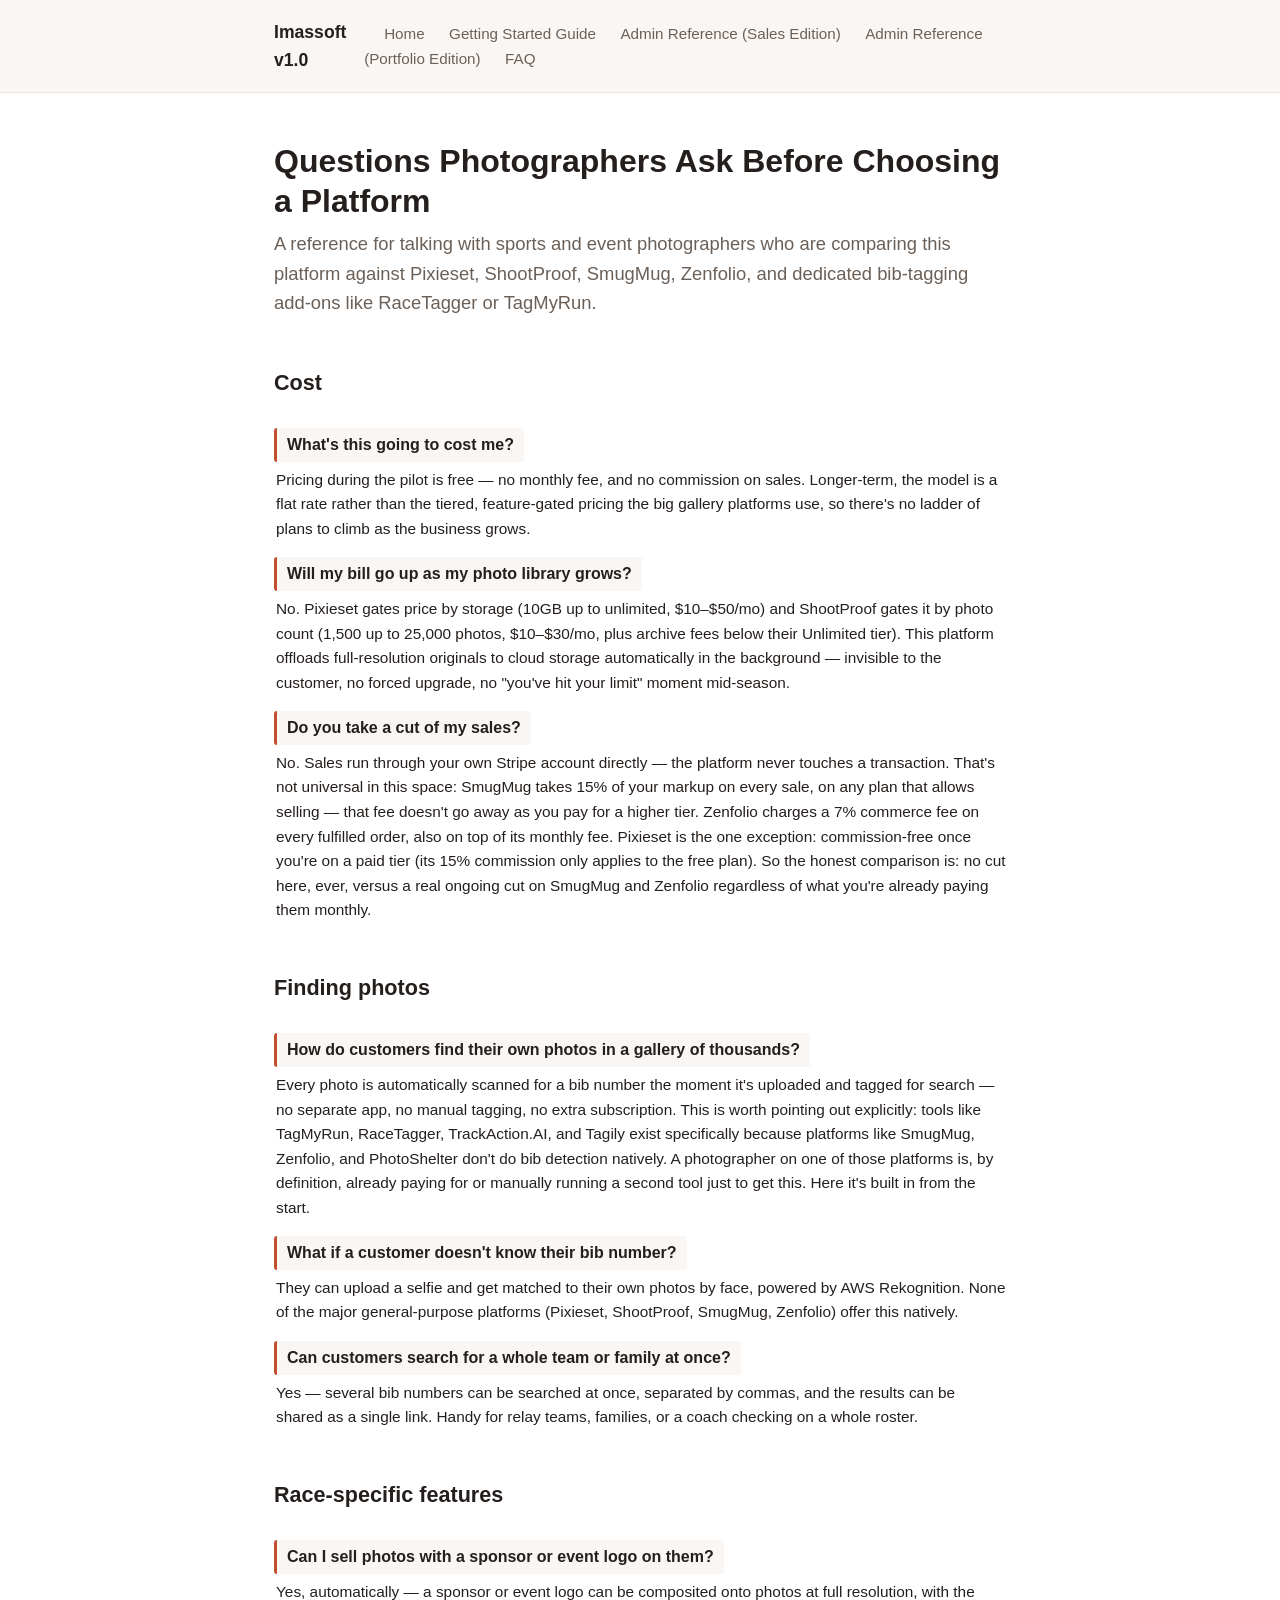
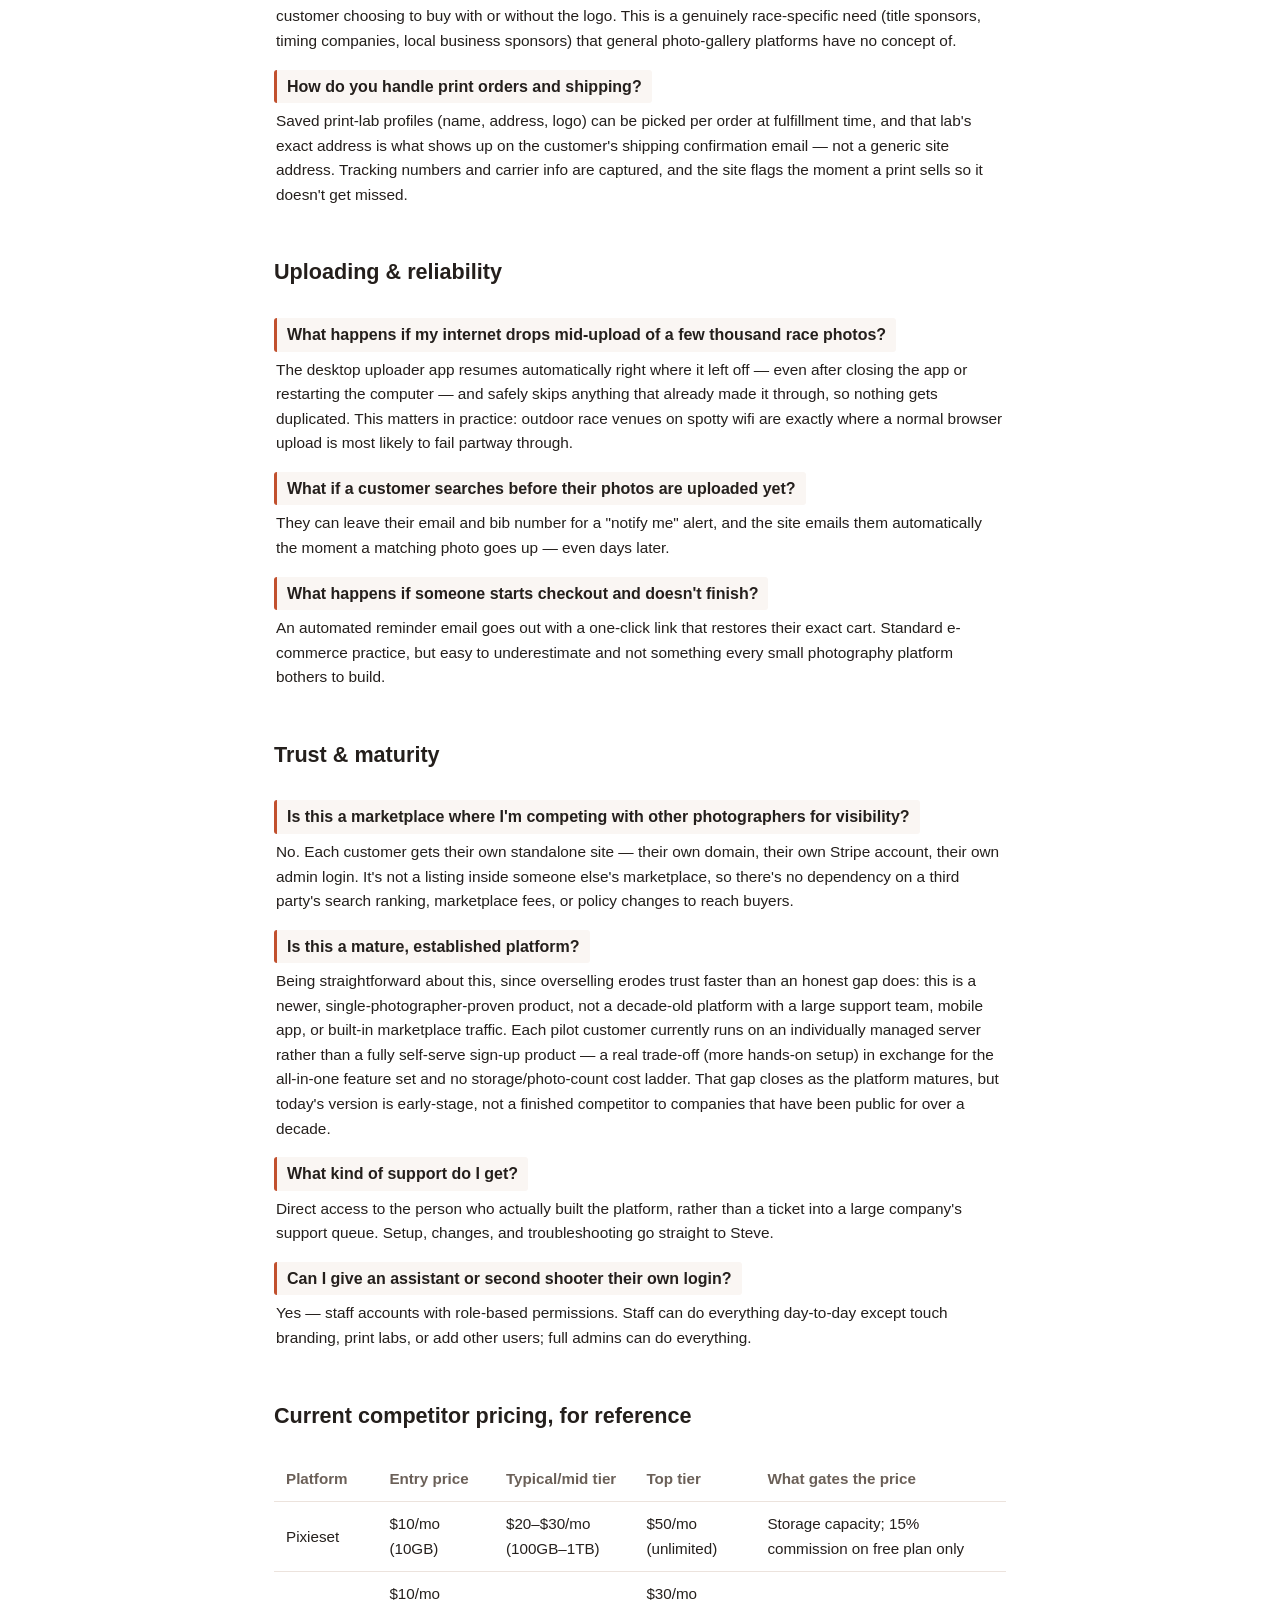
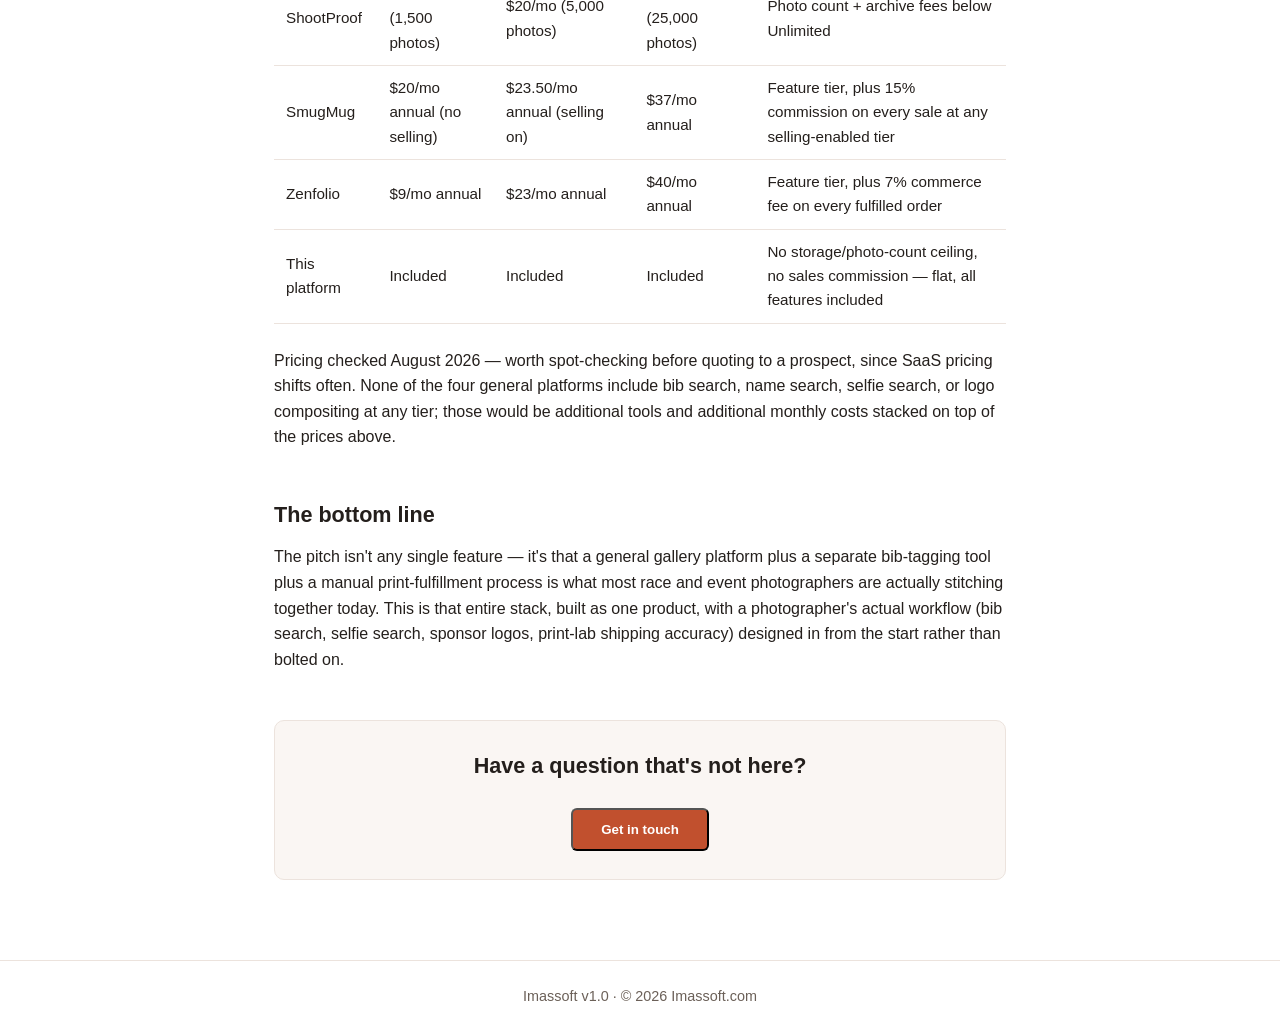
<file: faq.html>
<!DOCTYPE html>
<html lang="en">
<head>
<meta charset="UTF-8">
<meta name="viewport" content="width=device-width, initial-scale=1.0">
<title>Photographer FAQ: Why Choose This Platform</title>
<meta name="description" content="Questions sports and event photographers ask before choosing a photo-selling platform — cost, bib search, sponsor logos, uploading reliability, and how this compares to Pixieset, ShootProof, SmugMug, and Zenfolio.">
<link rel="stylesheet" href="style.css">
</head>
<body>
<header class="site-header">
<div class="site-header-inner">
<a class="brand" href="index.html">Imassoft v1.0</a>
<button type="button" id="nav-toggle" class="nav-toggle" aria-expanded="false" aria-controls="site-nav" aria-label="Menu"><svg viewBox="0 0 24 24" width="20" height="20" fill="none" stroke="currentColor" stroke-width="2" stroke-linecap="round"><line x1="3" y1="6" x2="21" y2="6"/><line x1="3" y1="12" x2="21" y2="12"/><line x1="3" y1="18" x2="21" y2="18"/></svg></button>
<nav id="site-nav">
<a href="index.html">Home</a>
<a href="guide.html">Getting Started Guide</a>
<a href="admin-reference.html">Admin Reference (Sales Edition)</a>
<a href="portfolio-admin-reference.html">Admin Reference (Portfolio Edition)</a>
<a href="faq.html">FAQ</a>
</nav>
</div>
</header>

<main>
<h1>Questions Photographers Ask Before Choosing a Platform</h1>
<p class="lede">A reference for talking with sports and event photographers who are comparing this platform against Pixieset, ShootProof, SmugMug, Zenfolio, and dedicated bib-tagging add-ons like RaceTagger or TagMyRun.</p>

<h2>Cost</h2>

<dl class="button-ref-list">
<dt>What's this going to cost me?</dt>
<dd>Pricing during the pilot is free — no monthly fee, and no commission on sales. Longer-term, the model is a flat rate rather than the tiered, feature-gated pricing the big gallery platforms use, so there's no ladder of plans to climb as the business grows.</dd>

<dt>Will my bill go up as my photo library grows?</dt>
<dd>No. Pixieset gates price by storage (10GB up to unlimited, $10&ndash;$50/mo) and ShootProof gates it by photo count (1,500 up to 25,000 photos, $10&ndash;$30/mo, plus archive fees below their Unlimited tier). This platform offloads full-resolution originals to cloud storage automatically in the background &mdash; invisible to the customer, no forced upgrade, no "you've hit your limit" moment mid-season.</dd>

<dt>Do you take a cut of my sales?</dt>
<dd>No. Sales run through your own Stripe account directly &mdash; the platform never touches a transaction. That's not universal in this space: SmugMug takes 15% of your markup on every sale, on any plan that allows selling &mdash; that fee doesn't go away as you pay for a higher tier. Zenfolio charges a 7% commerce fee on every fulfilled order, also on top of its monthly fee. Pixieset is the one exception: commission-free once you're on a paid tier (its 15% commission only applies to the free plan). So the honest comparison is: no cut here, ever, versus a real ongoing cut on SmugMug and Zenfolio regardless of what you're already paying them monthly.</dd>
</dl>

<h2>Finding photos</h2>

<dl class="button-ref-list">
<dt>How do customers find their own photos in a gallery of thousands?</dt>
<dd>Every photo is automatically scanned for a bib number the moment it's uploaded and tagged for search &mdash; no separate app, no manual tagging, no extra subscription. This is worth pointing out explicitly: tools like TagMyRun, RaceTagger, TrackAction.AI, and Tagily exist specifically because platforms like SmugMug, Zenfolio, and PhotoShelter don't do bib detection natively. A photographer on one of those platforms is, by definition, already paying for or manually running a second tool just to get this. Here it's built in from the start.</dd>

<dt>What if a customer doesn't know their bib number?</dt>
<dd>They can upload a selfie and get matched to their own photos by face, powered by AWS Rekognition. None of the major general-purpose platforms (Pixieset, ShootProof, SmugMug, Zenfolio) offer this natively.</dd>

<dt>Can customers search for a whole team or family at once?</dt>
<dd>Yes &mdash; several bib numbers can be searched at once, separated by commas, and the results can be shared as a single link. Handy for relay teams, families, or a coach checking on a whole roster.</dd>
</dl>

<h2>Race-specific features</h2>

<dl class="button-ref-list">
<dt>Can I sell photos with a sponsor or event logo on them?</dt>
<dd>Yes, automatically &mdash; a sponsor or event logo can be composited onto photos at full resolution, with the customer choosing to buy with or without the logo. This is a genuinely race-specific need (title sponsors, timing companies, local business sponsors) that general photo-gallery platforms have no concept of.</dd>

<dt>How do you handle print orders and shipping?</dt>
<dd>Saved print-lab profiles (name, address, logo) can be picked per order at fulfillment time, and that lab's exact address is what shows up on the customer's shipping confirmation email &mdash; not a generic site address. Tracking numbers and carrier info are captured, and the site flags the moment a print sells so it doesn't get missed.</dd>
</dl>

<h2>Uploading &amp; reliability</h2>

<dl class="button-ref-list">
<dt>What happens if my internet drops mid-upload of a few thousand race photos?</dt>
<dd>The desktop uploader app resumes automatically right where it left off &mdash; even after closing the app or restarting the computer &mdash; and safely skips anything that already made it through, so nothing gets duplicated. This matters in practice: outdoor race venues on spotty wifi are exactly where a normal browser upload is most likely to fail partway through.</dd>

<dt>What if a customer searches before their photos are uploaded yet?</dt>
<dd>They can leave their email and bib number for a "notify me" alert, and the site emails them automatically the moment a matching photo goes up &mdash; even days later.</dd>

<dt>What happens if someone starts checkout and doesn't finish?</dt>
<dd>An automated reminder email goes out with a one-click link that restores their exact cart. Standard e-commerce practice, but easy to underestimate and not something every small photography platform bothers to build.</dd>
</dl>

<h2>Trust &amp; maturity</h2>

<dl class="button-ref-list">
<dt>Is this a marketplace where I'm competing with other photographers for visibility?</dt>
<dd>No. Each customer gets their own standalone site &mdash; their own domain, their own Stripe account, their own admin login. It's not a listing inside someone else's marketplace, so there's no dependency on a third party's search ranking, marketplace fees, or policy changes to reach buyers.</dd>

<dt>Is this a mature, established platform?</dt>
<dd>Being straightforward about this, since overselling erodes trust faster than an honest gap does: this is a newer, single-photographer-proven product, not a decade-old platform with a large support team, mobile app, or built-in marketplace traffic. Each pilot customer currently runs on an individually managed server rather than a fully self-serve sign-up product &mdash; a real trade-off (more hands-on setup) in exchange for the all-in-one feature set and no storage/photo-count cost ladder. That gap closes as the platform matures, but today's version is early-stage, not a finished competitor to companies that have been public for over a decade.</dd>

<dt>What kind of support do I get?</dt>
<dd>Direct access to the person who actually built the platform, rather than a ticket into a large company's support queue. Setup, changes, and troubleshooting go straight to Steve.</dd>

<dt>Can I give an assistant or second shooter their own login?</dt>
<dd>Yes &mdash; staff accounts with role-based permissions. Staff can do everything day-to-day except touch branding, print labs, or add other users; full admins can do everything.</dd>
</dl>

<h2>Current competitor pricing, for reference</h2>
<table class="pricing-table">
<thead>
<tr><th>Platform</th><th>Entry price</th><th>Typical/mid tier</th><th>Top tier</th><th>What gates the price</th></tr>
</thead>
<tbody>
<tr><td>Pixieset</td><td>$10/mo (10GB)</td><td>$20&ndash;$30/mo (100GB&ndash;1TB)</td><td>$50/mo (unlimited)</td><td>Storage capacity; 15% commission on free plan only</td></tr>
<tr><td>ShootProof</td><td>$10/mo (1,500 photos)</td><td>$20/mo (5,000 photos)</td><td>$30/mo (25,000 photos)</td><td>Photo count + archive fees below Unlimited</td></tr>
<tr><td>SmugMug</td><td>$20/mo annual (no selling)</td><td>$23.50/mo annual (selling on)</td><td>$37/mo annual</td><td>Feature tier, plus 15% commission on every sale at any selling-enabled tier</td></tr>
<tr><td>Zenfolio</td><td>$9/mo annual</td><td>$23/mo annual</td><td>$40/mo annual</td><td>Feature tier, plus 7% commerce fee on every fulfilled order</td></tr>
<tr><td>This platform</td><td>Included</td><td>Included</td><td>Included</td><td>No storage/photo-count ceiling, no sales commission &mdash; flat, all features included</td></tr>
</tbody>
</table>
<p class="fine-print">Pricing checked August 2026 &mdash; worth spot-checking before quoting to a prospect, since SaaS pricing shifts often. None of the four general platforms include bib search, name search, selfie search, or logo compositing at any tier; those would be additional tools and additional monthly costs stacked on top of the prices above.</p>

<h2>The bottom line</h2>
<p>The pitch isn't any single feature &mdash; it's that a general gallery platform plus a separate bib-tagging tool plus a manual print-fulfillment process is what most race and event photographers are actually stitching together today. This is that entire stack, built as one product, with a photographer's actual workflow (bib search, selfie search, sponsor logos, print-lab shipping accuracy) designed in from the start rather than bolted on.</p>

<div class="cta-box">
<h2>Have a question that's not here?</h2>
<button type="button" class="button" id="contact-open-btn">Get in touch</button>
</div>
</main>

<footer class="site-footer">
Imassoft v1.0 &middot; &copy; <span id="year"></span> Imassoft.com
</footer>
<script>document.getElementById('year').textContent = new Date().getFullYear();</script>
<div class="modal-overlay" id="contact-overlay">
<div class="modal-box" role="dialog" aria-modal="true" aria-labelledby="contact-modal-title">
<button type="button" class="modal-close" id="contact-close-btn" aria-label="Close">&times;</button>
<h2 id="contact-modal-title">Get in touch</h2>
<p class="modal-lede">Have a question that's not covered above? Ask away and we'll follow up.</p>
<form id="contact-form" class="contact-form" action="https://formsubmit.co/Steve@iconmediaasheville.com" method="POST">
<input type="hidden" name="_subject" value="New question from FAQ page">
<input type="hidden" name="_template" value="table">
<input type="hidden" name="_captcha" value="false">
<input type="text" name="_honey" style="display:none" tabindex="-1" autocomplete="off">
<label>Name
<input type="text" name="name" required>
</label>
<label>Email
<input type="email" name="email" required>
</label>
<label>Phone <span class="optional">(optional)</span>
<input type="tel" name="phone">
</label>
<label>What do you shoot, and what would you like to know?
<textarea name="message" rows="4" required></textarea>
</label>
<button type="submit" class="button">Send</button>
</form>
<p class="contact-status" id="contact-status" role="status"></p>
</div>
</div>

<script>
(function () {
var openBtn = document.getElementById('contact-open-btn');
var overlay = document.getElementById('contact-overlay');
var closeBtn = document.getElementById('contact-close-btn');
var form = document.getElementById('contact-form');
var statusEl = document.getElementById('contact-status');
var AJAX_URL = 'https://formsubmit.co/ajax/Steve@iconmediaasheville.com';

function openModal() {
overlay.classList.add('open');
document.body.style.overflow = 'hidden';
var first = form.querySelector('input[name="name"]');
if (first) setTimeout(function () { first.focus(); }, 50);
}

function closeModal() {
overlay.classList.remove('open');
document.body.style.overflow = '';
}

openBtn.addEventListener('click', openModal);
closeBtn.addEventListener('click', closeModal);
overlay.addEventListener('click', function (e) {
if (e.target === overlay) closeModal();
});
document.addEventListener('keydown', function (e) {
if (e.key === 'Escape' && overlay.classList.contains('open')) closeModal();
});

form.addEventListener('submit', function (e) {
e.preventDefault();
if (form.querySelector('[name="_honey"]').value) return;

var btn = form.querySelector('button[type="submit"]');
btn.disabled = true;
btn.textContent = 'Sending...';
statusEl.textContent = '';
statusEl.className = 'contact-status';

fetch(AJAX_URL, {
method: 'POST',
headers: { Accept: 'application/json' },
body: new FormData(form)
})
.then(function (r) { return r.json().then(function (data) { return { ok: r.ok, data: data }; }); })
.then(function (res) {
if (!res.ok) throw new Error((res.data && res.data.message) || 'Send failed');
form.reset();
form.hidden = true;
statusEl.textContent = "Thanks — that's on its way. We'll be in touch soon.";
statusEl.className = 'contact-status success';
})
.catch(function () {
statusEl.textContent = 'Something went wrong — mind emailing Steve@iconmediaasheville.com directly?';
statusEl.className = 'contact-status error';
btn.disabled = false;
btn.textContent = 'Send';
});
});
})();
</script>
<script>
(function () {
var toggle = document.getElementById('nav-toggle');
var nav = document.getElementById('site-nav');
if (!toggle || !nav) return;
toggle.addEventListener('click', function () {
var isOpen = nav.classList.toggle('open');
toggle.setAttribute('aria-expanded', isOpen ? 'true' : 'false');
});
})();
</script>

<button type="button" id="back-to-top" aria-label="Back to top" style="display:none;position:fixed;bottom:24px;right:24px;width:44px;height:44px;border-radius:50%;background:var(--accent);color:#fff;border:none;font-size:20px;line-height:1;cursor:pointer;box-shadow:0 2px 8px rgba(0,0,0,0.3);z-index:50;">&uarr;</button>
<script>
(function () {
var topBtn = document.getElementById('back-to-top');
if (!topBtn) return;
window.addEventListener('scroll', function () {
topBtn.style.display = window.scrollY > 400 ? 'block' : 'none';
});
topBtn.addEventListener('click', function () {
window.scrollTo({ top: 0, behavior: 'smooth' });
});
})();
</script>
</body>
</html>
</file>
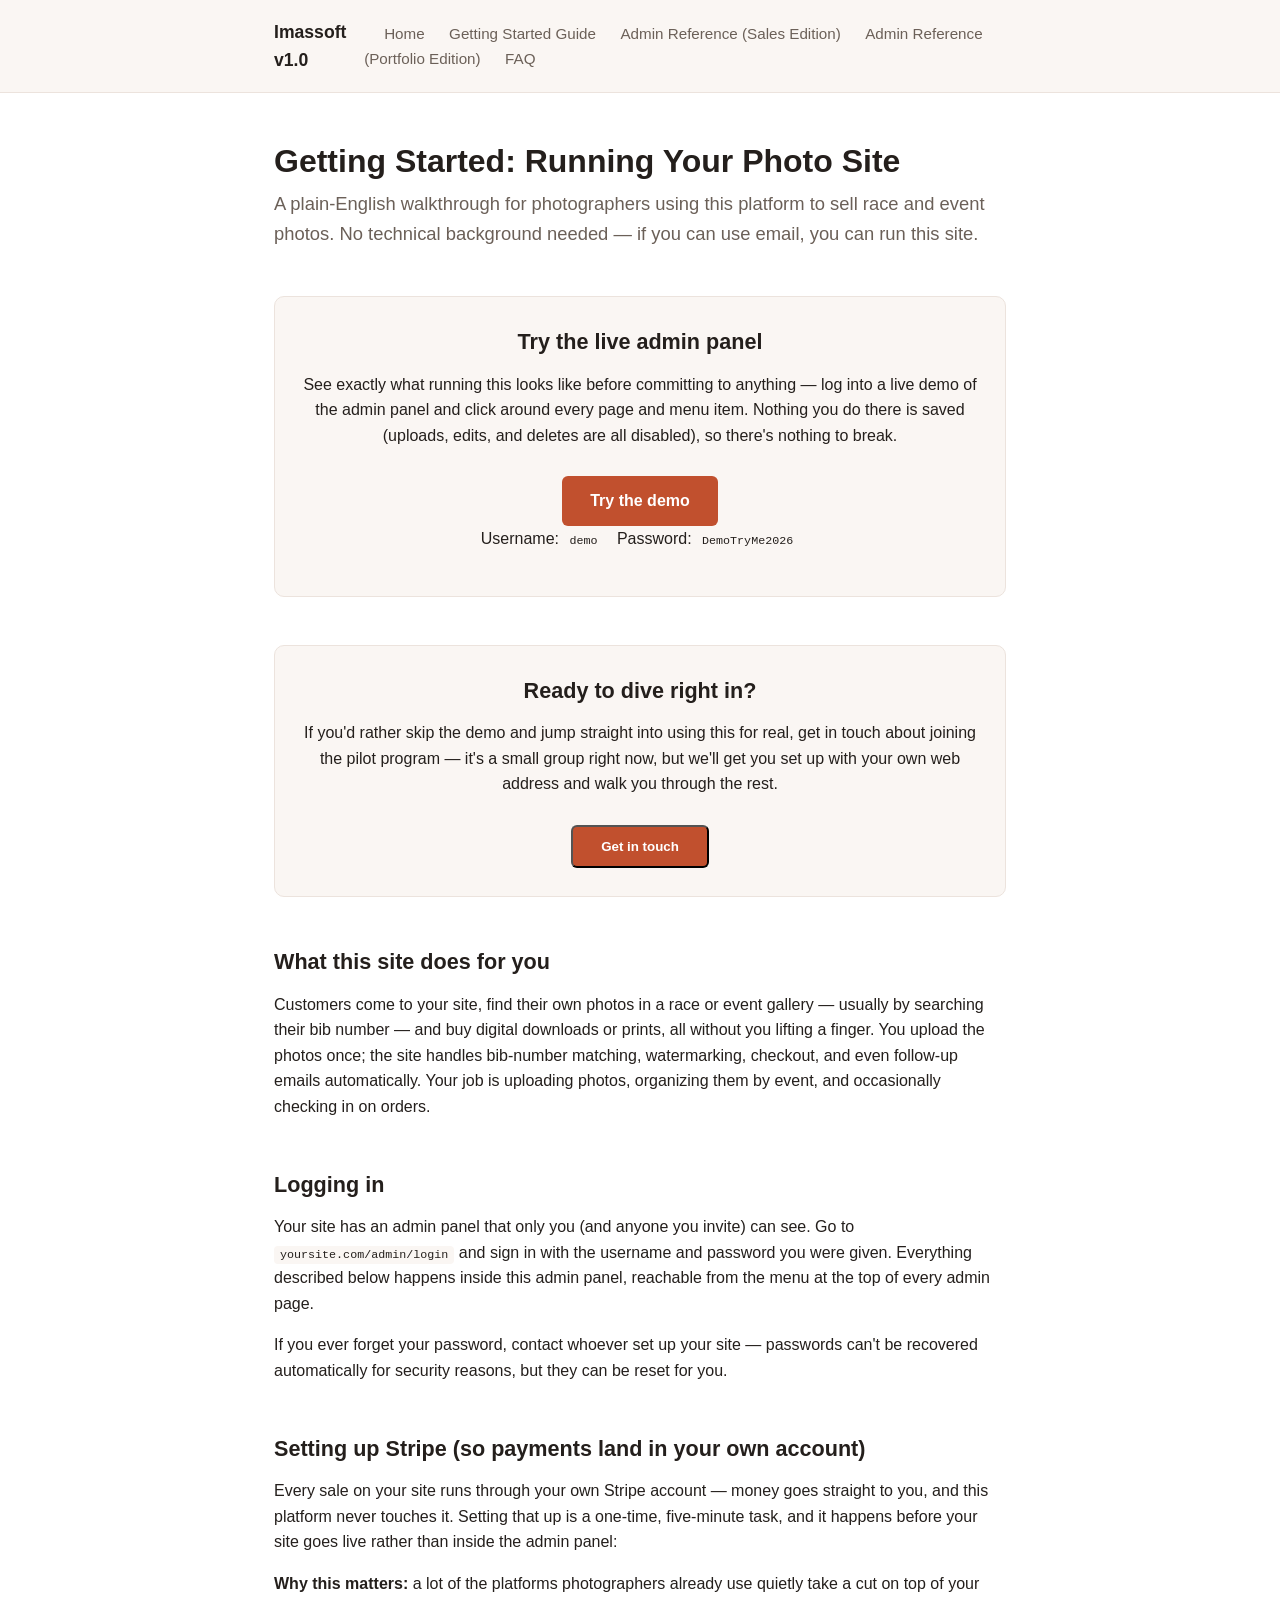
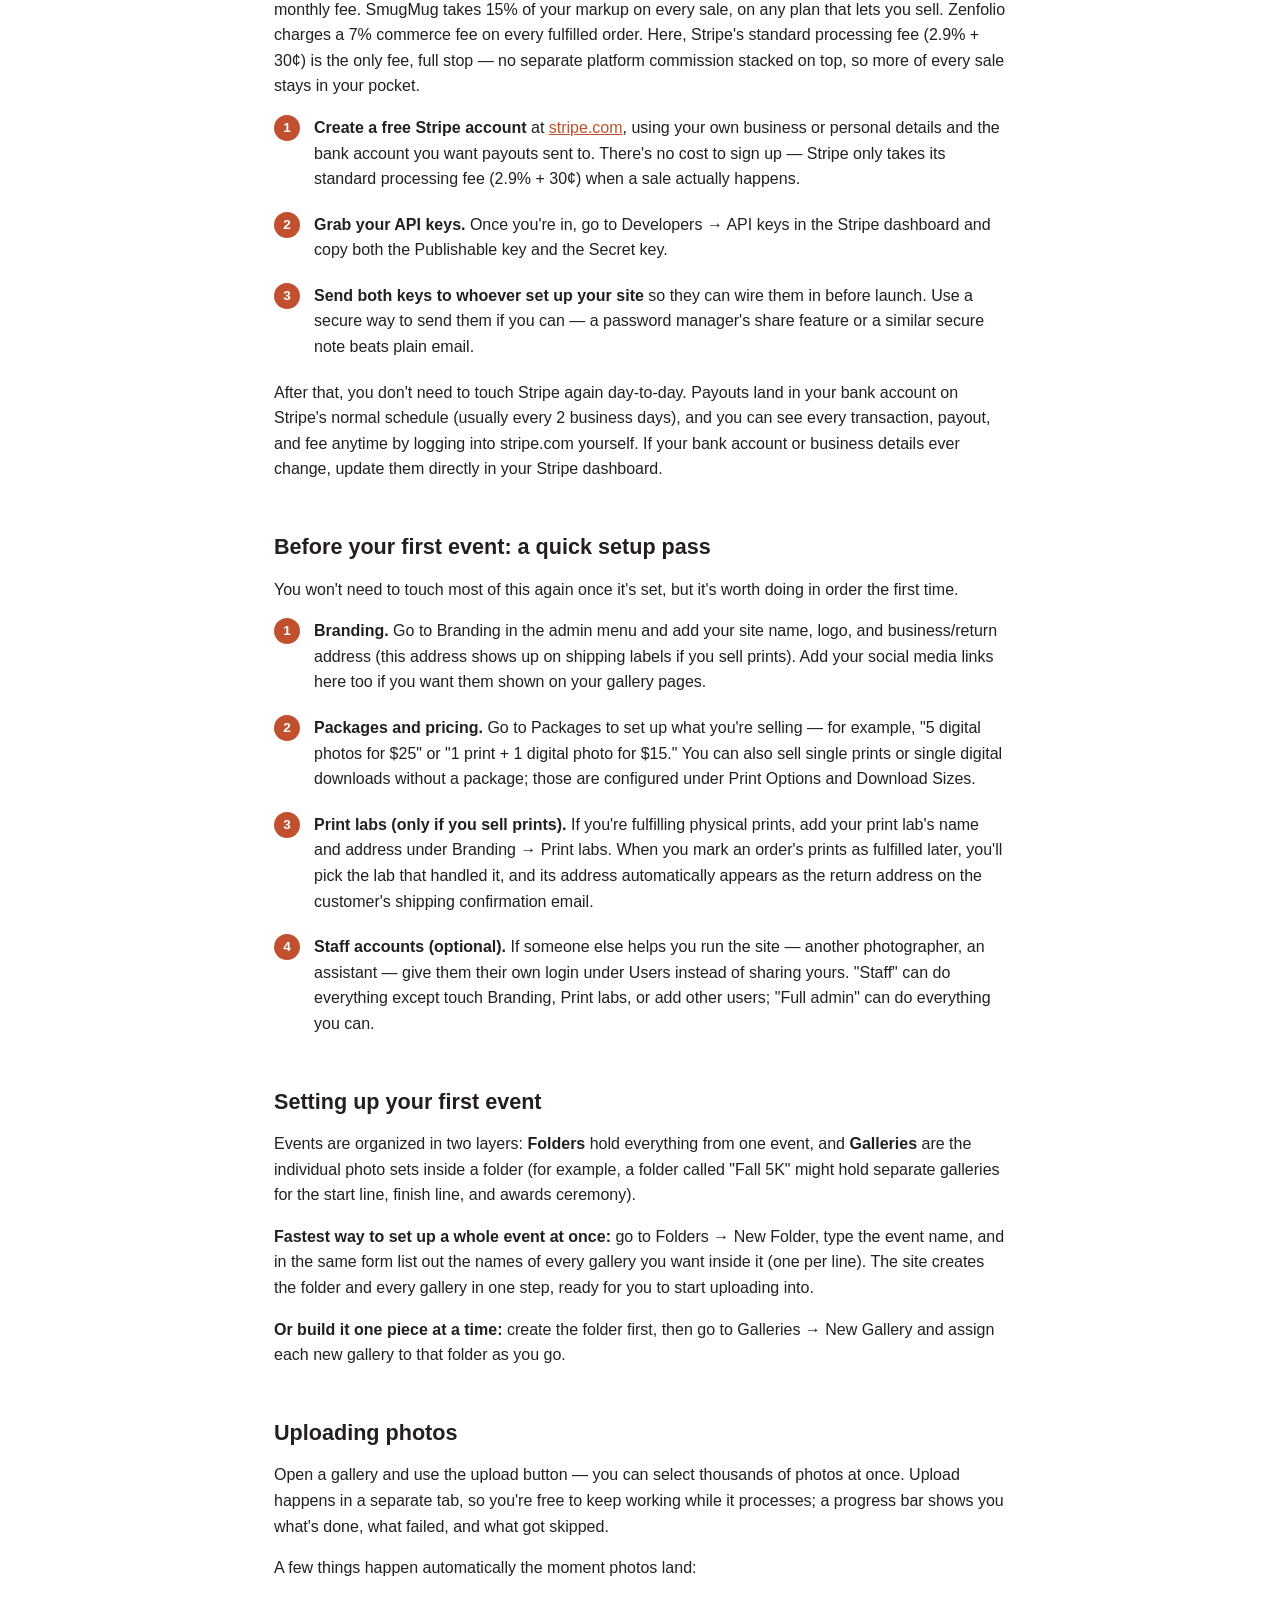
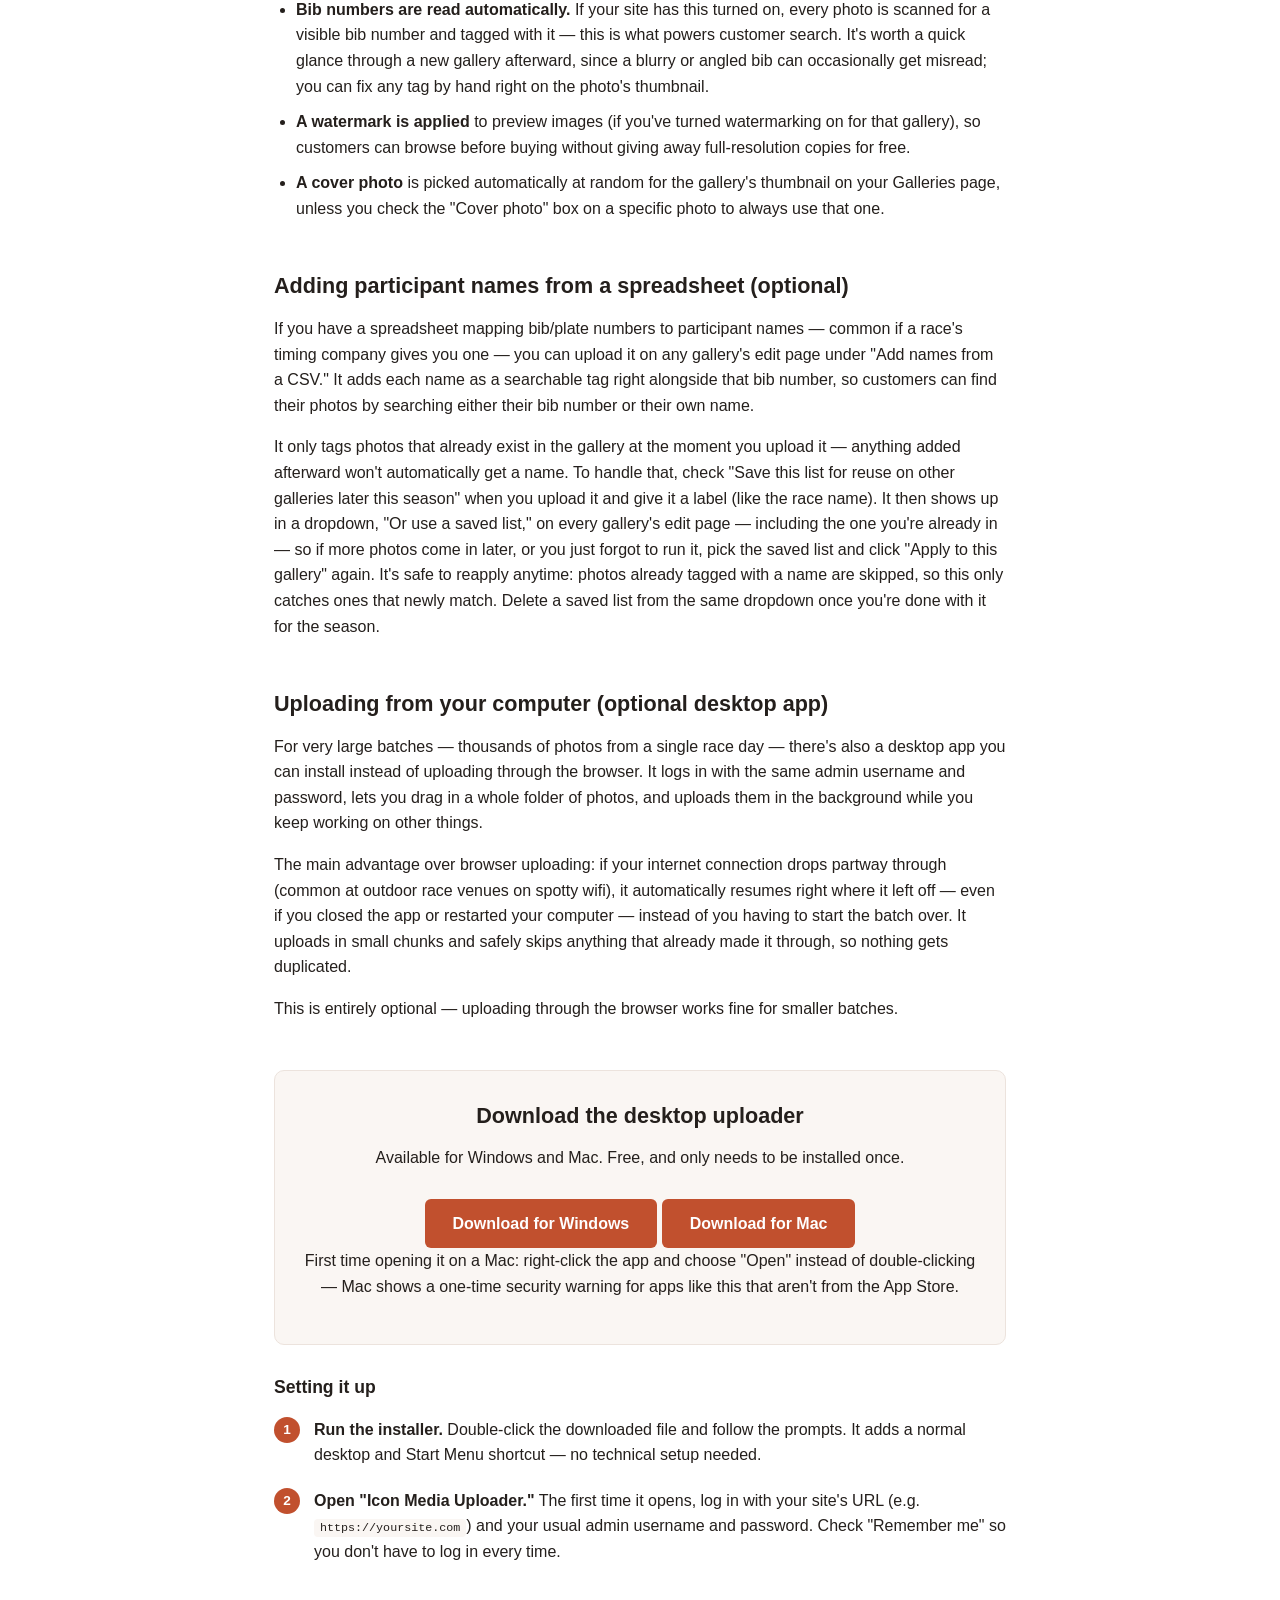
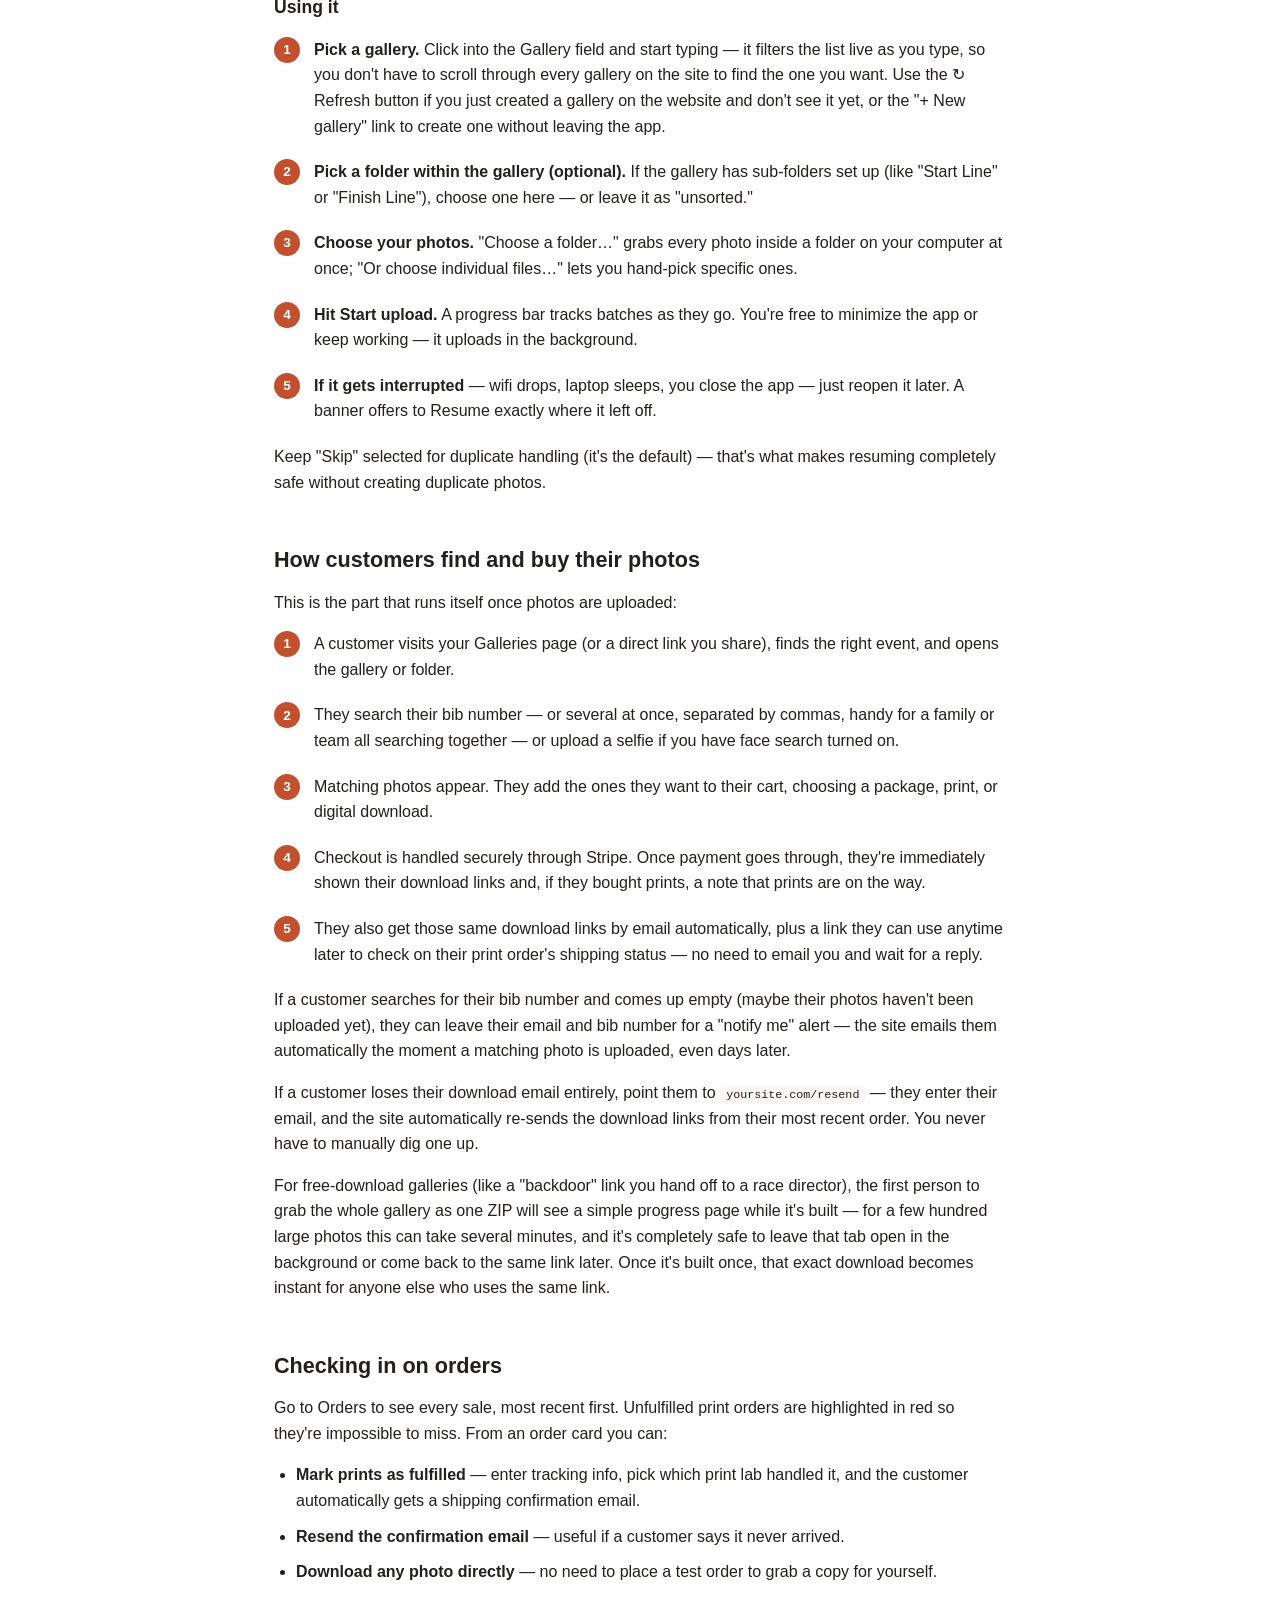
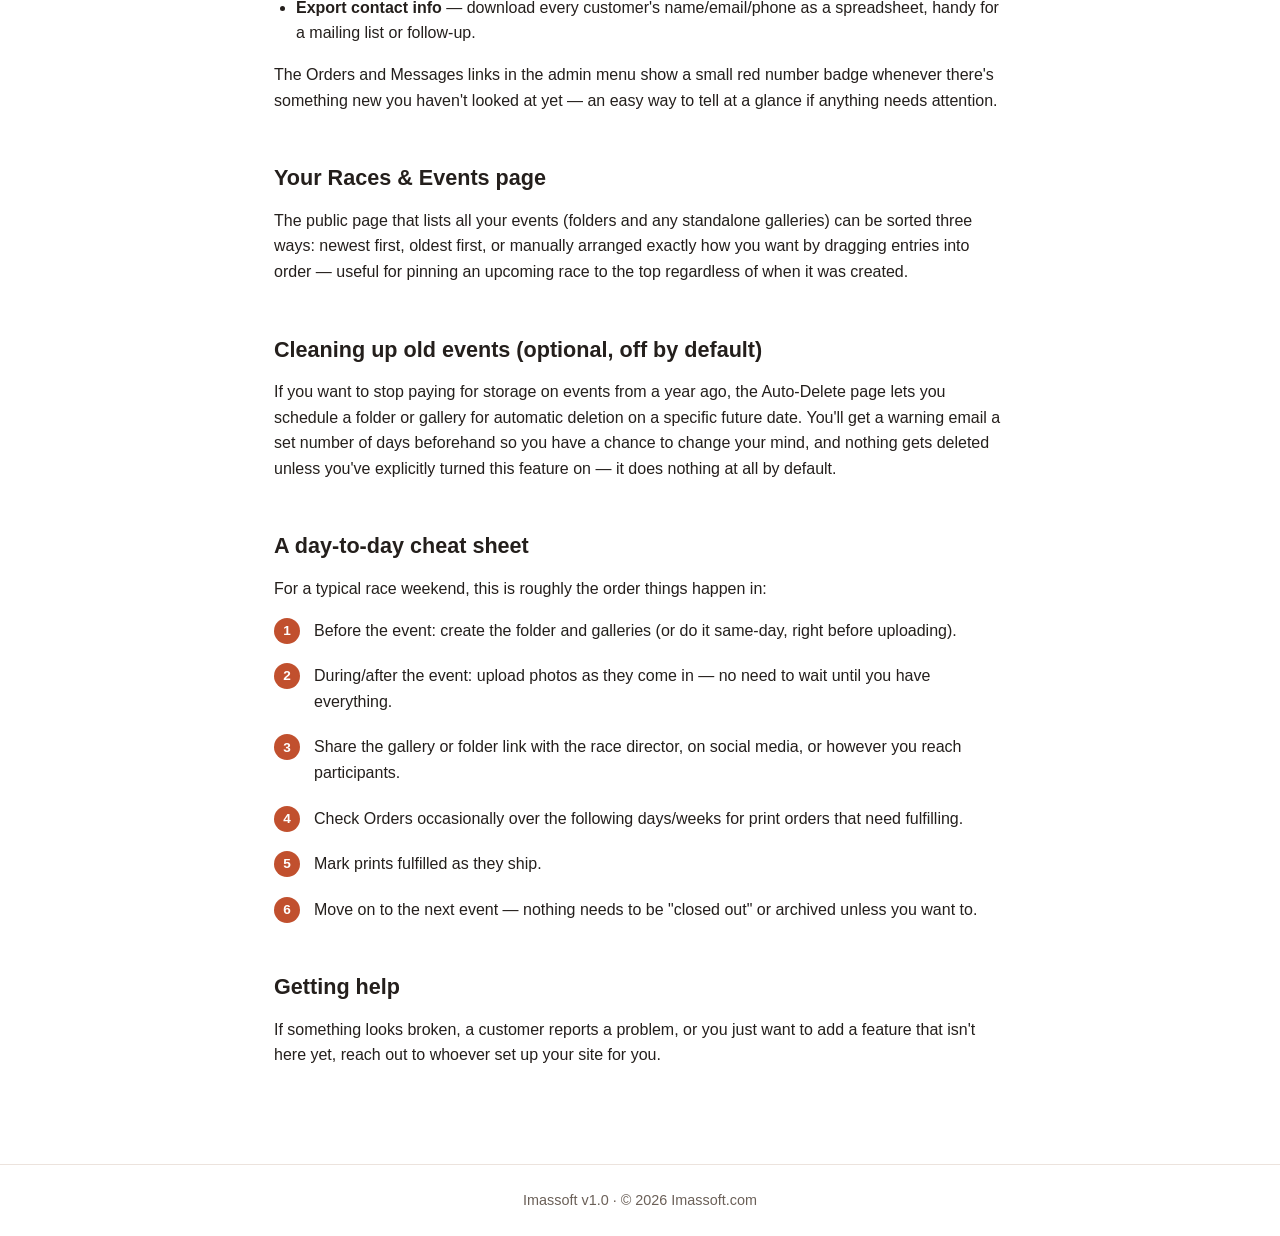
<file: guide.html>
<!DOCTYPE html>
<html lang="en">
<head>
<meta charset="UTF-8">
<meta name="viewport" content="width=device-width, initial-scale=1.0">
<title>Getting Started: Running Your Photo Site</title>
<meta name="description" content="A plain-English walkthrough for photographers using this platform to sell race and event photos.">
<link rel="stylesheet" href="style.css">
</head>
<body>
<header class="site-header">
<div class="site-header-inner">
<a class="brand" href="index.html">Imassoft v1.0</a>
<button type="button" id="nav-toggle" class="nav-toggle" aria-expanded="false" aria-controls="site-nav" aria-label="Menu"><svg viewBox="0 0 24 24" width="20" height="20" fill="none" stroke="currentColor" stroke-width="2" stroke-linecap="round"><line x1="3" y1="6" x2="21" y2="6"/><line x1="3" y1="12" x2="21" y2="12"/><line x1="3" y1="18" x2="21" y2="18"/></svg></button>
<nav id="site-nav">
<a href="index.html">Home</a>
<a href="guide.html">Getting Started Guide</a>
<a href="admin-reference.html">Admin Reference (Sales Edition)</a>
<a href="portfolio-admin-reference.html">Admin Reference (Portfolio Edition)</a>
<a href="faq.html">FAQ</a>
</nav>
</div>
</header>

<main>
<h1>Getting Started: Running Your Photo Site</h1>
<p class="lede">A plain-English walkthrough for photographers using this platform to sell race and event photos. No technical background needed — if you can use email, you can run this site.</p>

<div class="cta-box">
<h2>Try the live admin panel</h2>
<p>See exactly what running this looks like before committing to anything — log into a live demo of the admin panel and click around every page and menu item. Nothing you do there is saved (uploads, edits, and deletes are all disabled), so there's nothing to break.</p>
<a class="button" href="https://demo.imassoft.com/admin/login" target="_blank">Try the demo</a>
<p class="hint">Username: <code>demo</code> &nbsp; Password: <code>DemoTryMe2026</code></p>
</div>

<div class="cta-box">
<h2>Ready to dive right in?</h2>
<p>If you'd rather skip the demo and jump straight into using this for real, get in touch about joining the pilot program — it's a small group right now, but we'll get you set up with your own web address and walk you through the rest.</p>
<button type="button" class="button" id="contact-open-btn">Get in touch</button>
</div>

<h2>What this site does for you</h2>
<p>Customers come to your site, find their own photos in a race or event gallery — usually by searching their bib number — and buy digital downloads or prints, all without you lifting a finger. You upload the photos once; the site handles bib-number matching, watermarking, checkout, and even follow-up emails automatically. Your job is uploading photos, organizing them by event, and occasionally checking in on orders.</p>

<h2>Logging in</h2>
<p>Your site has an admin panel that only you (and anyone you invite) can see. Go to <code>yoursite.com/admin/login</code> and sign in with the username and password you were given. Everything described below happens inside this admin panel, reachable from the menu at the top of every admin page.</p>
<p>If you ever forget your password, contact whoever set up your site — passwords can't be recovered automatically for security reasons, but they can be reset for you.</p>

<h2>Setting up Stripe (so payments land in your own account)</h2>
<p>Every sale on your site runs through your own Stripe account — money goes straight to you, and this platform never touches it. Setting that up is a one-time, five-minute task, and it happens before your site goes live rather than inside the admin panel:</p>
<p><strong>Why this matters:</strong> a lot of the platforms photographers already use quietly take a cut on top of your monthly fee. SmugMug takes 15% of your markup on every sale, on any plan that lets you sell. Zenfolio charges a 7% commerce fee on every fulfilled order. Here, Stripe's standard processing fee (2.9% + 30&cent;) is the only fee, full stop — no separate platform commission stacked on top, so more of every sale stays in your pocket.</p>
<ol class="step-list">
<li><strong>Create a free Stripe account</strong> at <a href="https://stripe.com" target="_blank">stripe.com</a>, using your own business or personal details and the bank account you want payouts sent to. There's no cost to sign up — Stripe only takes its standard processing fee (2.9% + 30&cent;) when a sale actually happens.</li>
<li><strong>Grab your API keys.</strong> Once you're in, go to Developers &rarr; API keys in the Stripe dashboard and copy both the Publishable key and the Secret key.</li>
<li><strong>Send both keys to whoever set up your site</strong> so they can wire them in before launch. Use a secure way to send them if you can — a password manager's share feature or a similar secure note beats plain email.</li>
</ol>
<p>After that, you don't need to touch Stripe again day-to-day. Payouts land in your bank account on Stripe's normal schedule (usually every 2 business days), and you can see every transaction, payout, and fee anytime by logging into stripe.com yourself. If your bank account or business details ever change, update them directly in your Stripe dashboard.</p>

<h2>Before your first event: a quick setup pass</h2>
<p>You won't need to touch most of this again once it's set, but it's worth doing in order the first time.</p>
<ol class="step-list">
<li><strong>Branding.</strong> Go to Branding in the admin menu and add your site name, logo, and business/return address (this address shows up on shipping labels if you sell prints). Add your social media links here too if you want them shown on your gallery pages.</li>
<li><strong>Packages and pricing.</strong> Go to Packages to set up what you're selling — for example, "5 digital photos for $25" or "1 print + 1 digital photo for $15." You can also sell single prints or single digital downloads without a package; those are configured under Print Options and Download Sizes.</li>
<li><strong>Print labs (only if you sell prints).</strong> If you're fulfilling physical prints, add your print lab's name and address under Branding &rarr; Print labs. When you mark an order's prints as fulfilled later, you'll pick the lab that handled it, and its address automatically appears as the return address on the customer's shipping confirmation email.</li>
<li><strong>Staff accounts (optional).</strong> If someone else helps you run the site — another photographer, an assistant — give them their own login under Users instead of sharing yours. "Staff" can do everything except touch Branding, Print labs, or add other users; "Full admin" can do everything you can.</li>
</ol>

<h2>Setting up your first event</h2>
<p>Events are organized in two layers: <strong>Folders</strong> hold everything from one event, and <strong>Galleries</strong> are the individual photo sets inside a folder (for example, a folder called "Fall 5K" might hold separate galleries for the start line, finish line, and awards ceremony).</p>
<p><strong>Fastest way to set up a whole event at once:</strong> go to Folders &rarr; New Folder, type the event name, and in the same form list out the names of every gallery you want inside it (one per line). The site creates the folder and every gallery in one step, ready for you to start uploading into.</p>
<p><strong>Or build it one piece at a time:</strong> create the folder first, then go to Galleries &rarr; New Gallery and assign each new gallery to that folder as you go.</p>

<h2>Uploading photos</h2>
<p>Open a gallery and use the upload button — you can select thousands of photos at once. Upload happens in a separate tab, so you're free to keep working while it processes; a progress bar shows you what's done, what failed, and what got skipped.</p>
<p>A few things happen automatically the moment photos land:</p>
<ul>
<li><strong>Bib numbers are read automatically.</strong> If your site has this turned on, every photo is scanned for a visible bib number and tagged with it — this is what powers customer search. It's worth a quick glance through a new gallery afterward, since a blurry or angled bib can occasionally get misread; you can fix any tag by hand right on the photo's thumbnail.</li>
<li><strong>A watermark is applied</strong> to preview images (if you've turned watermarking on for that gallery), so customers can browse before buying without giving away full-resolution copies for free.</li>
<li><strong>A cover photo</strong> is picked automatically at random for the gallery's thumbnail on your Galleries page, unless you check the "Cover photo" box on a specific photo to always use that one.</li>
</ul>

<h2>Adding participant names from a spreadsheet (optional)</h2>
<p>If you have a spreadsheet mapping bib/plate numbers to participant names — common if a race's timing company gives you one — you can upload it on any gallery's edit page under "Add names from a CSV." It adds each name as a searchable tag right alongside that bib number, so customers can find their photos by searching either their bib number or their own name.</p>
<p>It only tags photos that already exist in the gallery at the moment you upload it — anything added afterward won't automatically get a name. To handle that, check "Save this list for reuse on other galleries later this season" when you upload it and give it a label (like the race name). It then shows up in a dropdown, "Or use a saved list," on every gallery's edit page — including the one you're already in — so if more photos come in later, or you just forgot to run it, pick the saved list and click "Apply to this gallery" again. It's safe to reapply anytime: photos already tagged with a name are skipped, so this only catches ones that newly match. Delete a saved list from the same dropdown once you're done with it for the season.</p>

<h2>Uploading from your computer (optional desktop app)</h2>
<p>For very large batches — thousands of photos from a single race day — there's also a desktop app you can install instead of uploading through the browser. It logs in with the same admin username and password, lets you drag in a whole folder of photos, and uploads them in the background while you keep working on other things.</p>
<p>The main advantage over browser uploading: if your internet connection drops partway through (common at outdoor race venues on spotty wifi), it automatically resumes right where it left off — even if you closed the app or restarted your computer — instead of you having to start the batch over. It uploads in small chunks and safely skips anything that already made it through, so nothing gets duplicated.</p>
<p>This is entirely optional — uploading through the browser works fine for smaller batches.</p>

<div class="cta-box">
<h2>Download the desktop uploader</h2>
<p>Available for Windows and Mac. Free, and only needs to be installed once.</p>
<a class="button" href="https://github.com/iconmediaasheville-netizen/platform-site/releases/latest/download/IconMediaUploaderSetup.exe">Download for Windows</a>
<a class="button" href="https://github.com/iconmediaasheville-netizen/platform-site/releases/latest/download/IconMediaUploaderSetup.dmg">Download for Mac</a>
<p class="hint">First time opening it on a Mac: right-click the app and choose "Open" instead of double-clicking — Mac shows a one-time security warning for apps like this that aren't from the App Store.</p>
</div>

<h3>Setting it up</h3>
<ol class="step-list">
<li><strong>Run the installer.</strong> Double-click the downloaded file and follow the prompts. It adds a normal desktop and Start Menu shortcut — no technical setup needed.</li>
<li><strong>Open "Icon Media Uploader."</strong> The first time it opens, log in with your site's URL (e.g. <code>https://yoursite.com</code>) and your usual admin username and password. Check "Remember me" so you don't have to log in every time.</li>
</ol>

<h3>Using it</h3>
<ol class="step-list">
<li><strong>Pick a gallery.</strong> Click into the Gallery field and start typing — it filters the list live as you type, so you don't have to scroll through every gallery on the site to find the one you want. Use the ↻ Refresh button if you just created a gallery on the website and don't see it yet, or the "+ New gallery" link to create one without leaving the app.</li>
<li><strong>Pick a folder within the gallery (optional).</strong> If the gallery has sub-folders set up (like "Start Line" or "Finish Line"), choose one here — or leave it as "unsorted."</li>
<li><strong>Choose your photos.</strong> "Choose a folder…" grabs every photo inside a folder on your computer at once; "Or choose individual files…" lets you hand-pick specific ones.</li>
<li><strong>Hit Start upload.</strong> A progress bar tracks batches as they go. You're free to minimize the app or keep working — it uploads in the background.</li>
<li><strong>If it gets interrupted</strong> — wifi drops, laptop sleeps, you close the app — just reopen it later. A banner offers to Resume exactly where it left off.</li>
</ol>
<p class="hint">Keep "Skip" selected for duplicate handling (it's the default) — that's what makes resuming completely safe without creating duplicate photos.</p>

<h2>How customers find and buy their photos</h2>
<p>This is the part that runs itself once photos are uploaded:</p>
<ol class="step-list">
<li>A customer visits your Galleries page (or a direct link you share), finds the right event, and opens the gallery or folder.</li>
<li>They search their bib number — or several at once, separated by commas, handy for a family or team all searching together — or upload a selfie if you have face search turned on.</li>
<li>Matching photos appear. They add the ones they want to their cart, choosing a package, print, or digital download.</li>
<li>Checkout is handled securely through Stripe. Once payment goes through, they're immediately shown their download links and, if they bought prints, a note that prints are on the way.</li>
<li>They also get those same download links by email automatically, plus a link they can use anytime later to check on their print order's shipping status — no need to email you and wait for a reply.</li>
</ol>
<p>If a customer searches for their bib number and comes up empty (maybe their photos haven't been uploaded yet), they can leave their email and bib number for a "notify me" alert — the site emails them automatically the moment a matching photo is uploaded, even days later.</p>
<p>If a customer loses their download email entirely, point them to <code>yoursite.com/resend</code> — they enter their email, and the site automatically re-sends the download links from their most recent order. You never have to manually dig one up.</p>
<p>For free-download galleries (like a "backdoor" link you hand off to a race director), the first person to grab the whole gallery as one ZIP will see a simple progress page while it's built — for a few hundred large photos this can take several minutes, and it's completely safe to leave that tab open in the background or come back to the same link later. Once it's built once, that exact download becomes instant for anyone else who uses the same link.</p>

<h2>Checking in on orders</h2>
<p>Go to Orders to see every sale, most recent first. Unfulfilled print orders are highlighted in red so they're impossible to miss. From an order card you can:</p>
<ul>
<li><strong>Mark prints as fulfilled</strong> — enter tracking info, pick which print lab handled it, and the customer automatically gets a shipping confirmation email.</li>
<li><strong>Resend the confirmation email</strong> — useful if a customer says it never arrived.</li>
<li><strong>Download any photo directly</strong> — no need to place a test order to grab a copy for yourself.</li>
<li><strong>Export contact info</strong> — download every customer's name/email/phone as a spreadsheet, handy for a mailing list or follow-up.</li>
</ul>
<p>The Orders and Messages links in the admin menu show a small red number badge whenever there's something new you haven't looked at yet — an easy way to tell at a glance if anything needs attention.</p>

<h2>Your Races &amp; Events page</h2>
<p>The public page that lists all your events (folders and any standalone galleries) can be sorted three ways: newest first, oldest first, or manually arranged exactly how you want by dragging entries into order — useful for pinning an upcoming race to the top regardless of when it was created.</p>

<h2>Cleaning up old events (optional, off by default)</h2>
<p>If you want to stop paying for storage on events from a year ago, the Auto-Delete page lets you schedule a folder or gallery for automatic deletion on a specific future date. You'll get a warning email a set number of days beforehand so you have a chance to change your mind, and nothing gets deleted unless you've explicitly turned this feature on — it does nothing at all by default.</p>

<h2>A day-to-day cheat sheet</h2>
<p>For a typical race weekend, this is roughly the order things happen in:</p>
<ol class="step-list">
<li>Before the event: create the folder and galleries (or do it same-day, right before uploading).</li>
<li>During/after the event: upload photos as they come in — no need to wait until you have everything.</li>
<li>Share the gallery or folder link with the race director, on social media, or however you reach participants.</li>
<li>Check Orders occasionally over the following days/weeks for print orders that need fulfilling.</li>
<li>Mark prints fulfilled as they ship.</li>
<li>Move on to the next event — nothing needs to be "closed out" or archived unless you want to.</li>
</ol>

<h2>Getting help</h2>
<p>If something looks broken, a customer reports a problem, or you just want to add a feature that isn't here yet, reach out to whoever set up your site for you.</p>
</main>

<footer class="site-footer">
Imassoft v1.0 &middot; &copy; <span id="year"></span> Imassoft.com
</footer>
<script>document.getElementById('year').textContent = new Date().getFullYear();</script>

<div class="modal-overlay" id="contact-overlay">
<div class="modal-box" role="dialog" aria-modal="true" aria-labelledby="contact-modal-title">
<button type="button" class="modal-close" id="contact-close-btn" aria-label="Close">&times;</button>
<h2 id="contact-modal-title">Get in touch</h2>
<p class="modal-lede">Tell us a bit about what you shoot and we'll follow up about getting your own site set up.</p>
<form id="contact-form" class="contact-form" action="https://formsubmit.co/Steve@iconmediaasheville.com" method="POST">
<input type="hidden" name="_subject" value="New pilot program inquiry">
<input type="hidden" name="_template" value="table">
<input type="hidden" name="_captcha" value="false">
<input type="text" name="_honey" style="display:none" tabindex="-1" autocomplete="off">
<label>Name
<input type="text" name="name" required>
</label>
<label>Email
<input type="email" name="email" required>
</label>
<label>Phone <span class="optional">(optional)</span>
<input type="tel" name="phone">
</label>
<label>What do you shoot, and what would you like to know?
<textarea name="message" rows="4" required></textarea>
</label>
<button type="submit" class="button">Send</button>
</form>
<p class="contact-status" id="contact-status" role="status"></p>
</div>
</div>

<script>
(function () {
var openBtn = document.getElementById('contact-open-btn');
var overlay = document.getElementById('contact-overlay');
var closeBtn = document.getElementById('contact-close-btn');
var form = document.getElementById('contact-form');
var statusEl = document.getElementById('contact-status');
var AJAX_URL = 'https://formsubmit.co/ajax/Steve@iconmediaasheville.com';

function openModal() {
overlay.classList.add('open');
document.body.style.overflow = 'hidden';
var first = form.querySelector('input[name="name"]');
if (first) setTimeout(function () { first.focus(); }, 50);
}

function closeModal() {
overlay.classList.remove('open');
document.body.style.overflow = '';
}

openBtn.addEventListener('click', openModal);
closeBtn.addEventListener('click', closeModal);
overlay.addEventListener('click', function (e) {
if (e.target === overlay) closeModal();
});
document.addEventListener('keydown', function (e) {
if (e.key === 'Escape' && overlay.classList.contains('open')) closeModal();
});

form.addEventListener('submit', function (e) {
e.preventDefault();
if (form.querySelector('[name="_honey"]').value) return;

var btn = form.querySelector('button[type="submit"]');
btn.disabled = true;
btn.textContent = 'Sending...';
statusEl.textContent = '';
statusEl.className = 'contact-status';

fetch(AJAX_URL, {
method: 'POST',
headers: { Accept: 'application/json' },
body: new FormData(form)
})
.then(function (r) { return r.json().then(function (data) { return { ok: r.ok, data: data }; }); })
.then(function (res) {
if (!res.ok) throw new Error((res.data && res.data.message) || 'Send failed');
form.reset();
form.hidden = true;
statusEl.textContent = "Thanks — that's on its way. We'll be in touch soon.";
statusEl.className = 'contact-status success';
})
.catch(function () {
statusEl.textContent = 'Something went wrong — mind emailing Steve@iconmediaasheville.com directly?';
statusEl.className = 'contact-status error';
btn.disabled = false;
btn.textContent = 'Send';
});
});
})();
</script>
<script>
(function () {
var toggle = document.getElementById('nav-toggle');
var nav = document.getElementById('site-nav');
if (!toggle || !nav) return;
toggle.addEventListener('click', function () {
var isOpen = nav.classList.toggle('open');
toggle.setAttribute('aria-expanded', isOpen ? 'true' : 'false');
});
})();
</script>

<button type="button" id="back-to-top" aria-label="Back to top" style="display:none;position:fixed;bottom:24px;right:24px;width:44px;height:44px;border-radius:50%;background:var(--accent);color:#fff;border:none;font-size:20px;line-height:1;cursor:pointer;box-shadow:0 2px 8px rgba(0,0,0,0.3);z-index:50;">&uarr;</button>
<script>
(function () {
var topBtn = document.getElementById('back-to-top');
if (!topBtn) return;
window.addEventListener('scroll', function () {
topBtn.style.display = window.scrollY > 400 ? 'block' : 'none';
});
topBtn.addEventListener('click', function () {
window.scrollTo({ top: 0, behavior: 'smooth' });
});
})();
</script>
</body>
</html>
</file>
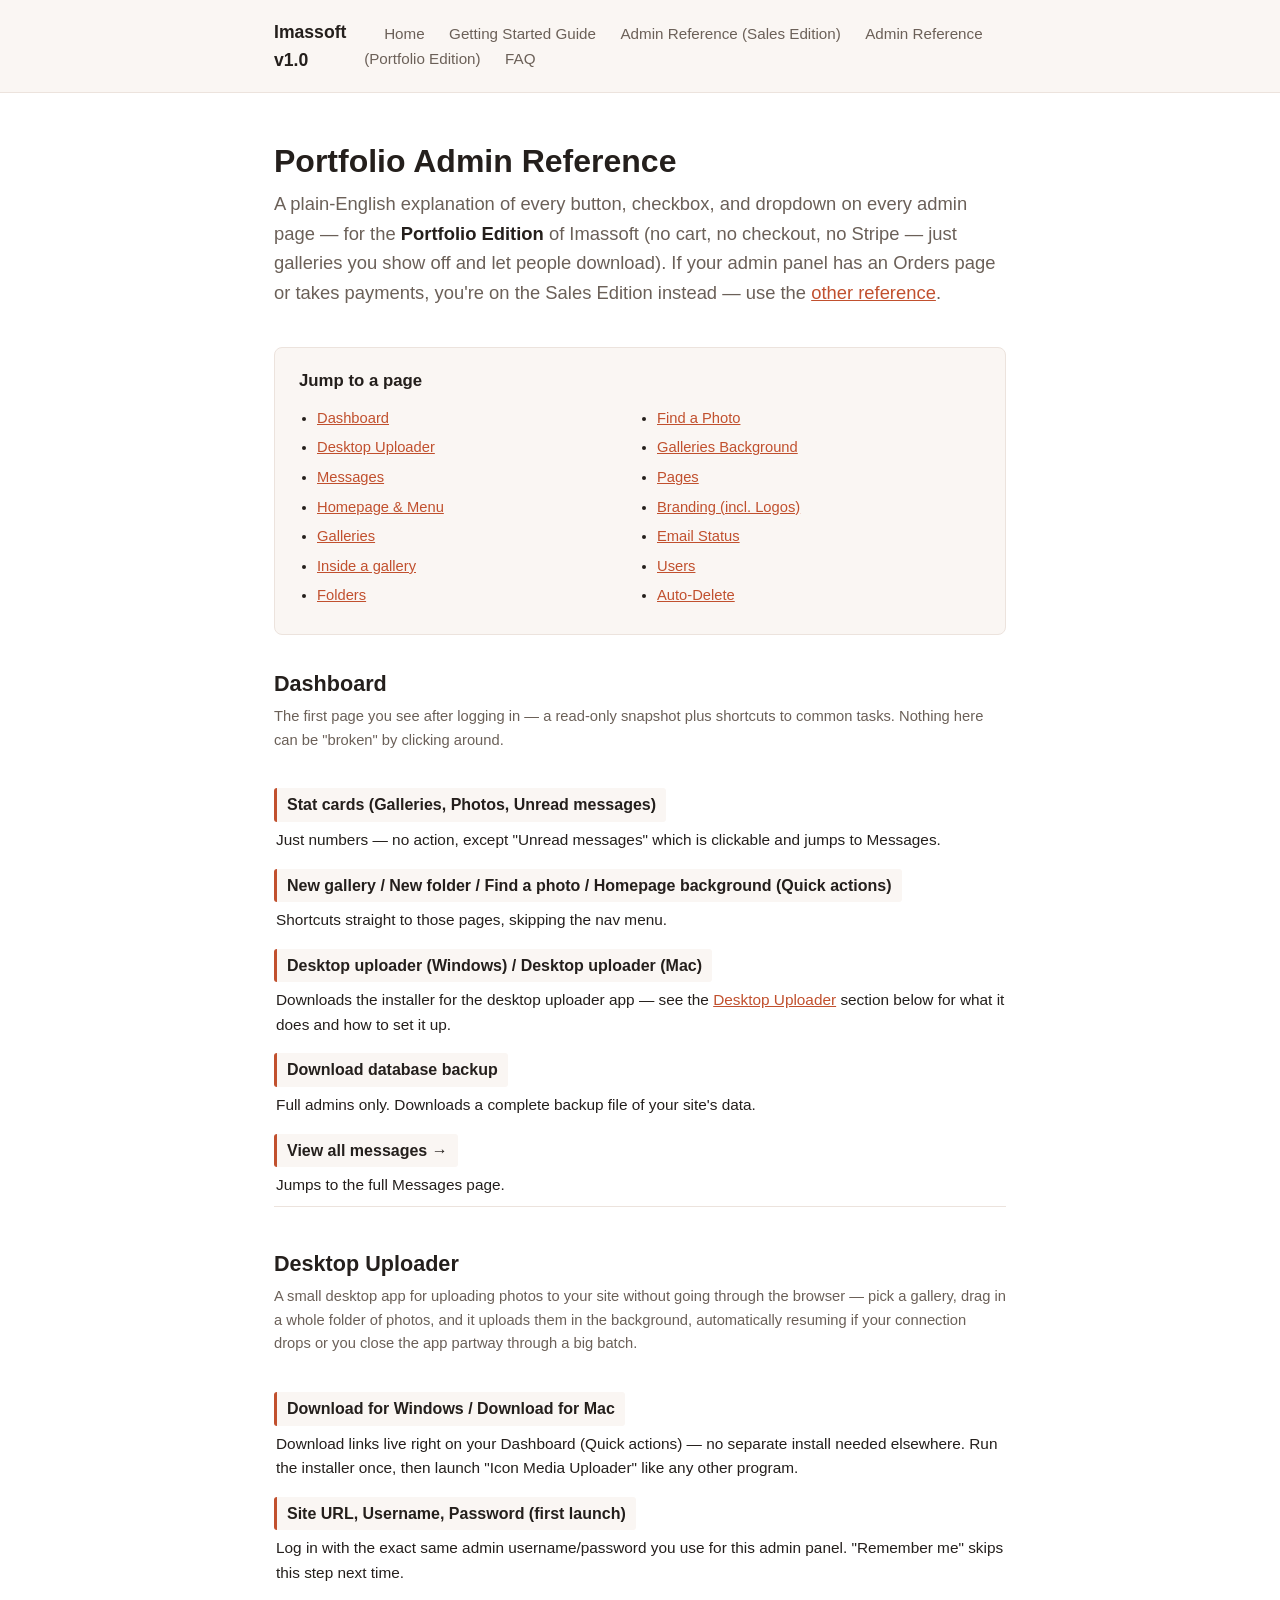
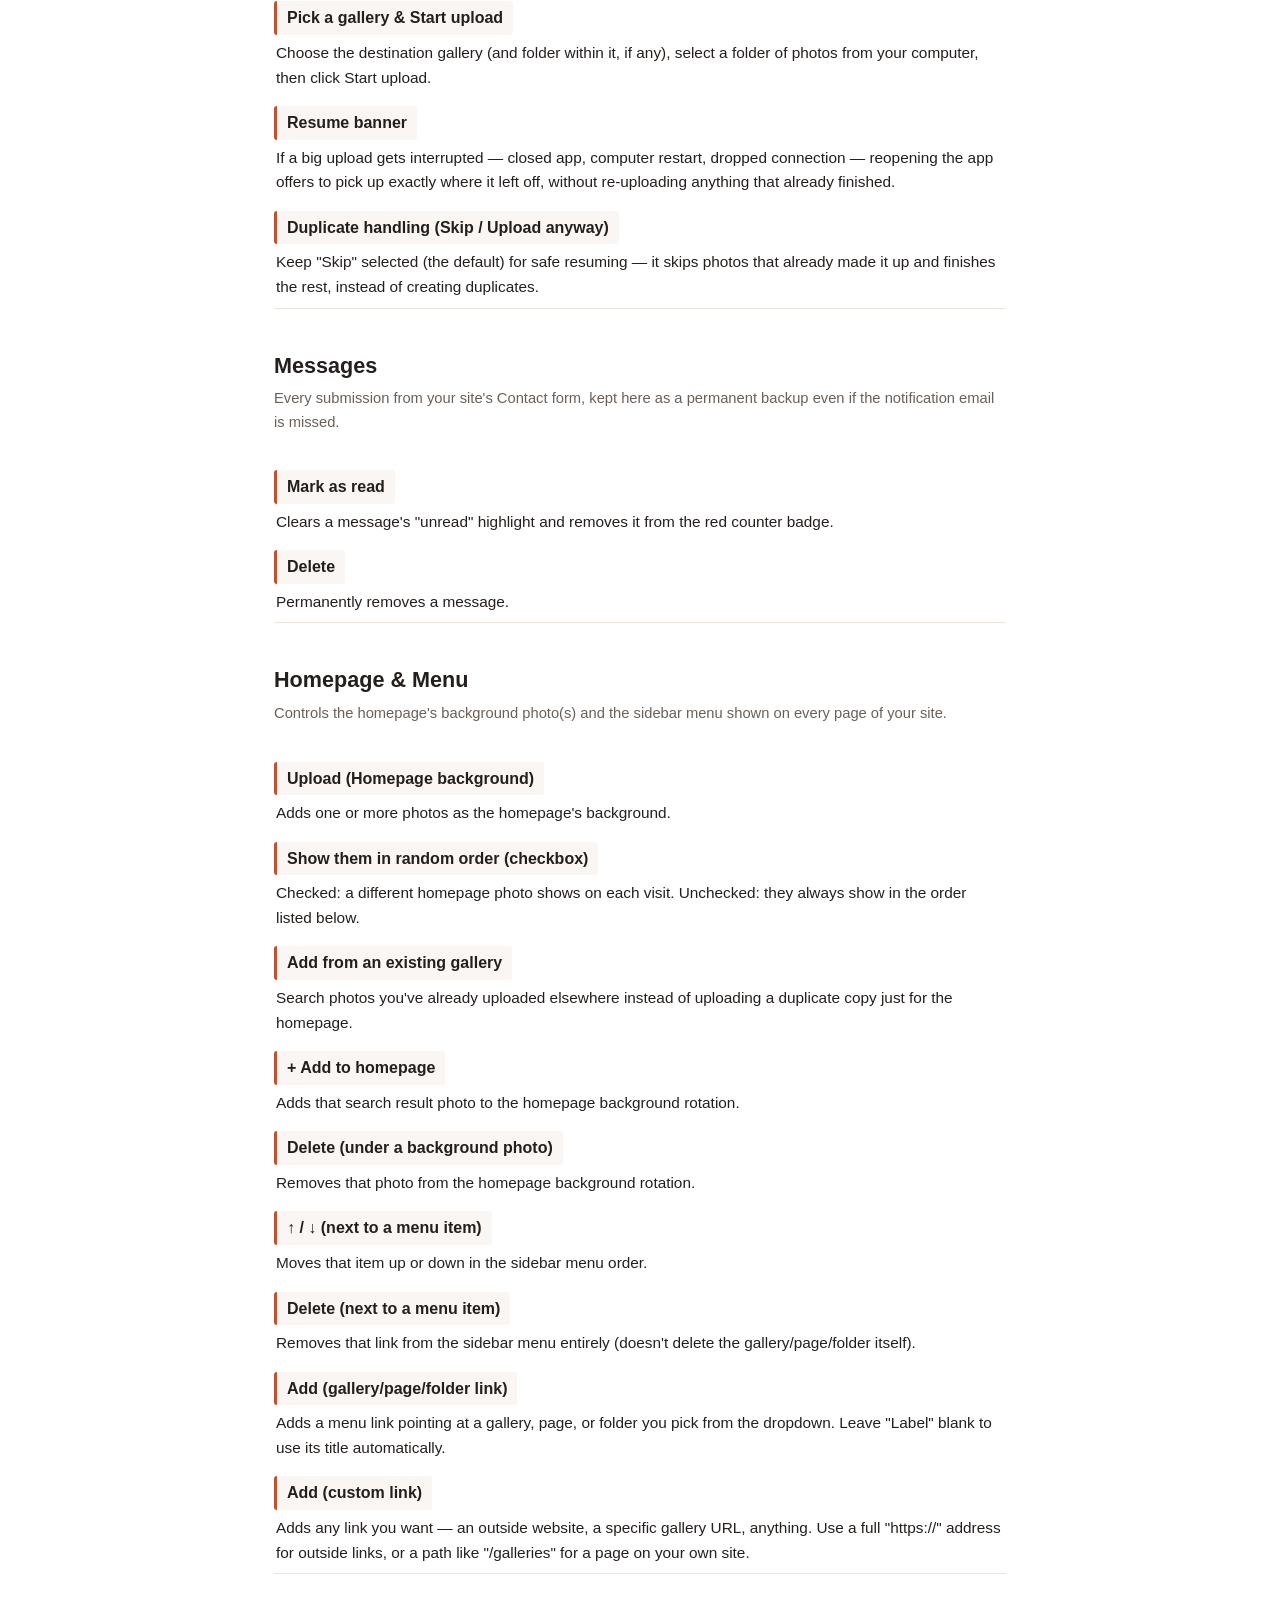
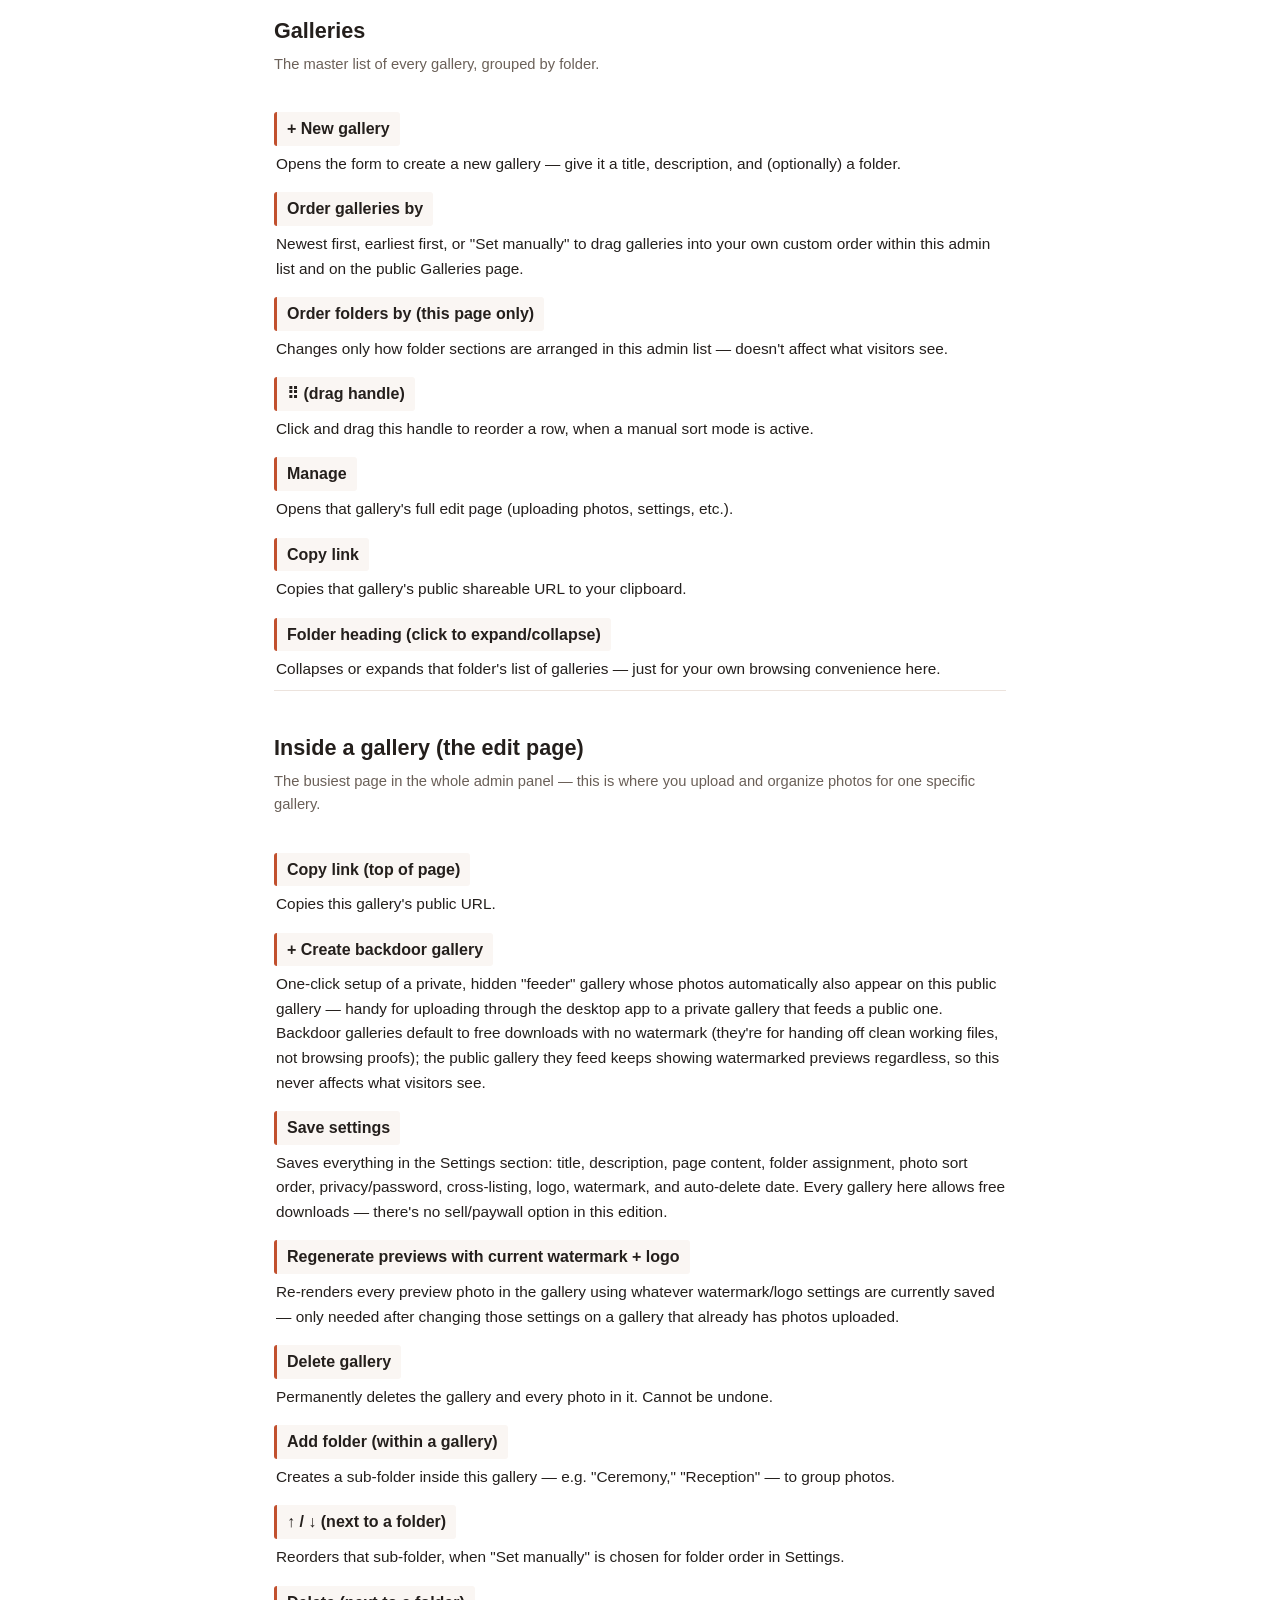
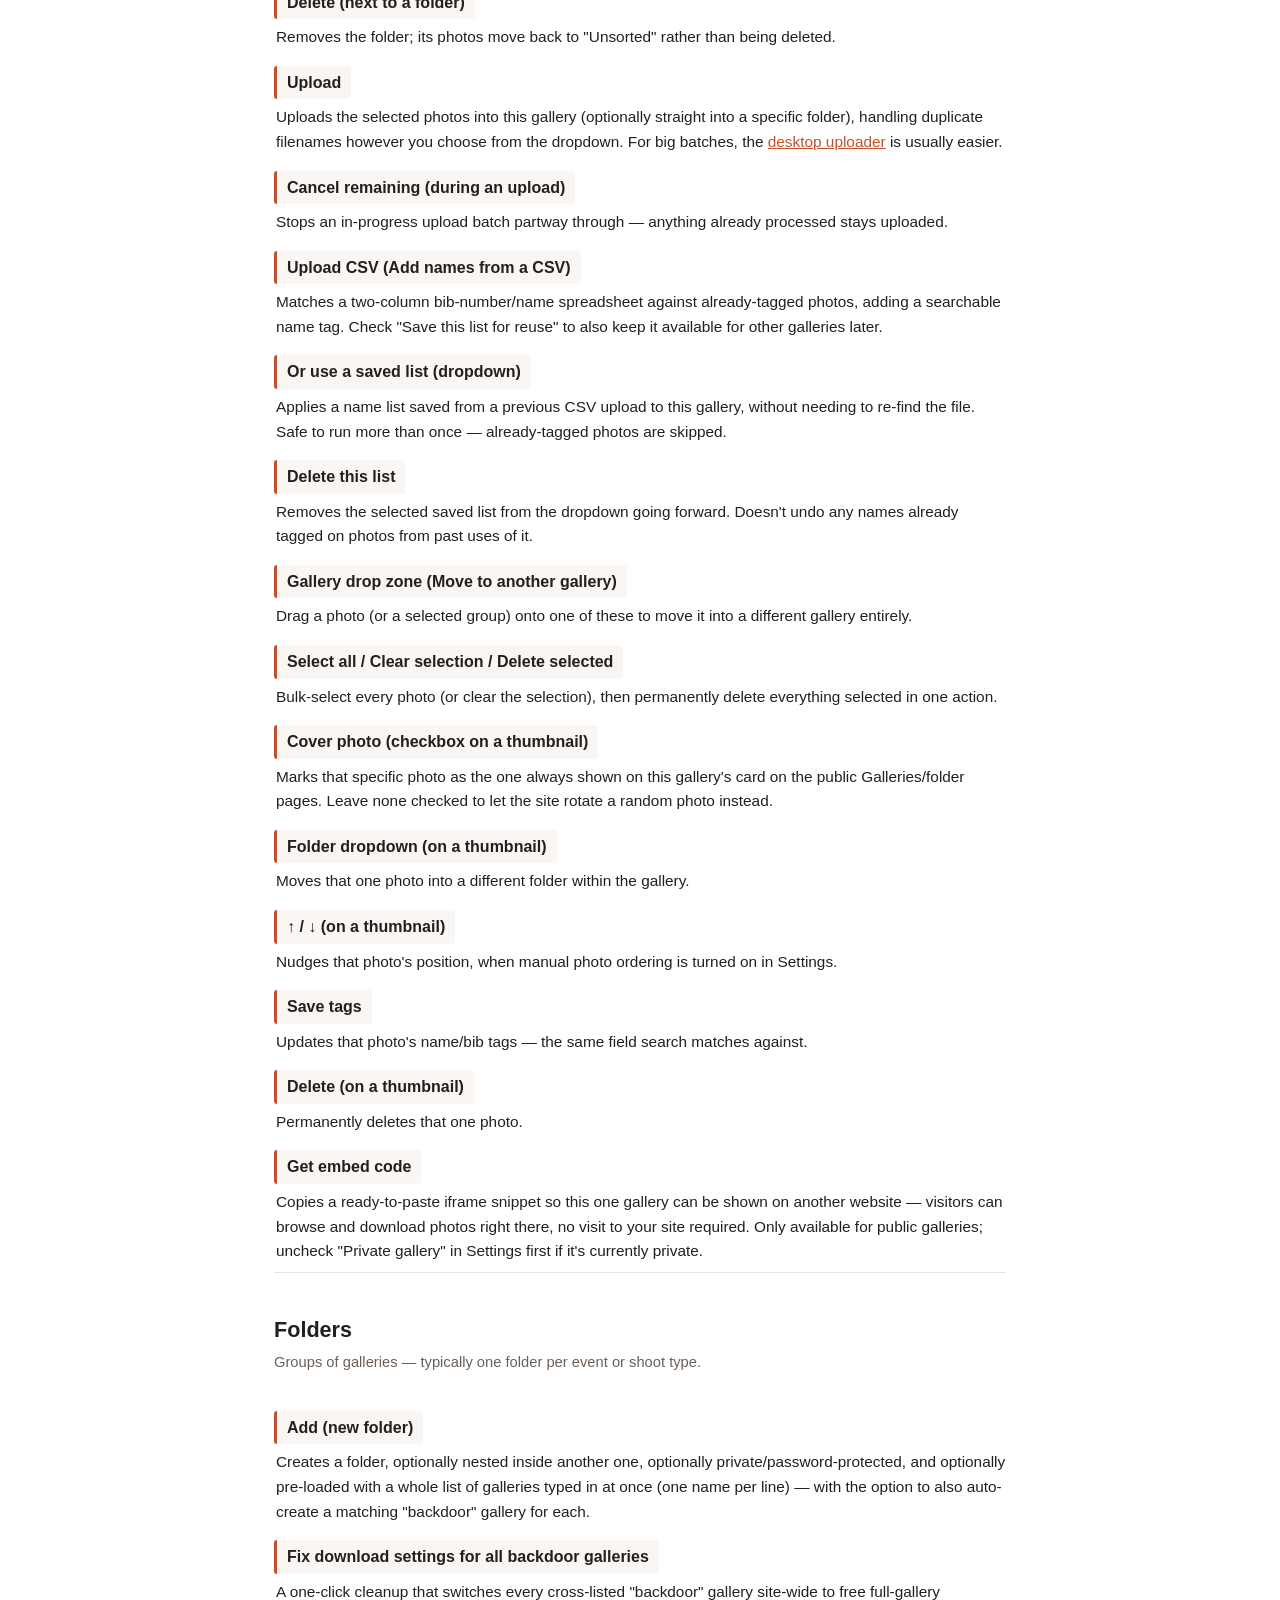
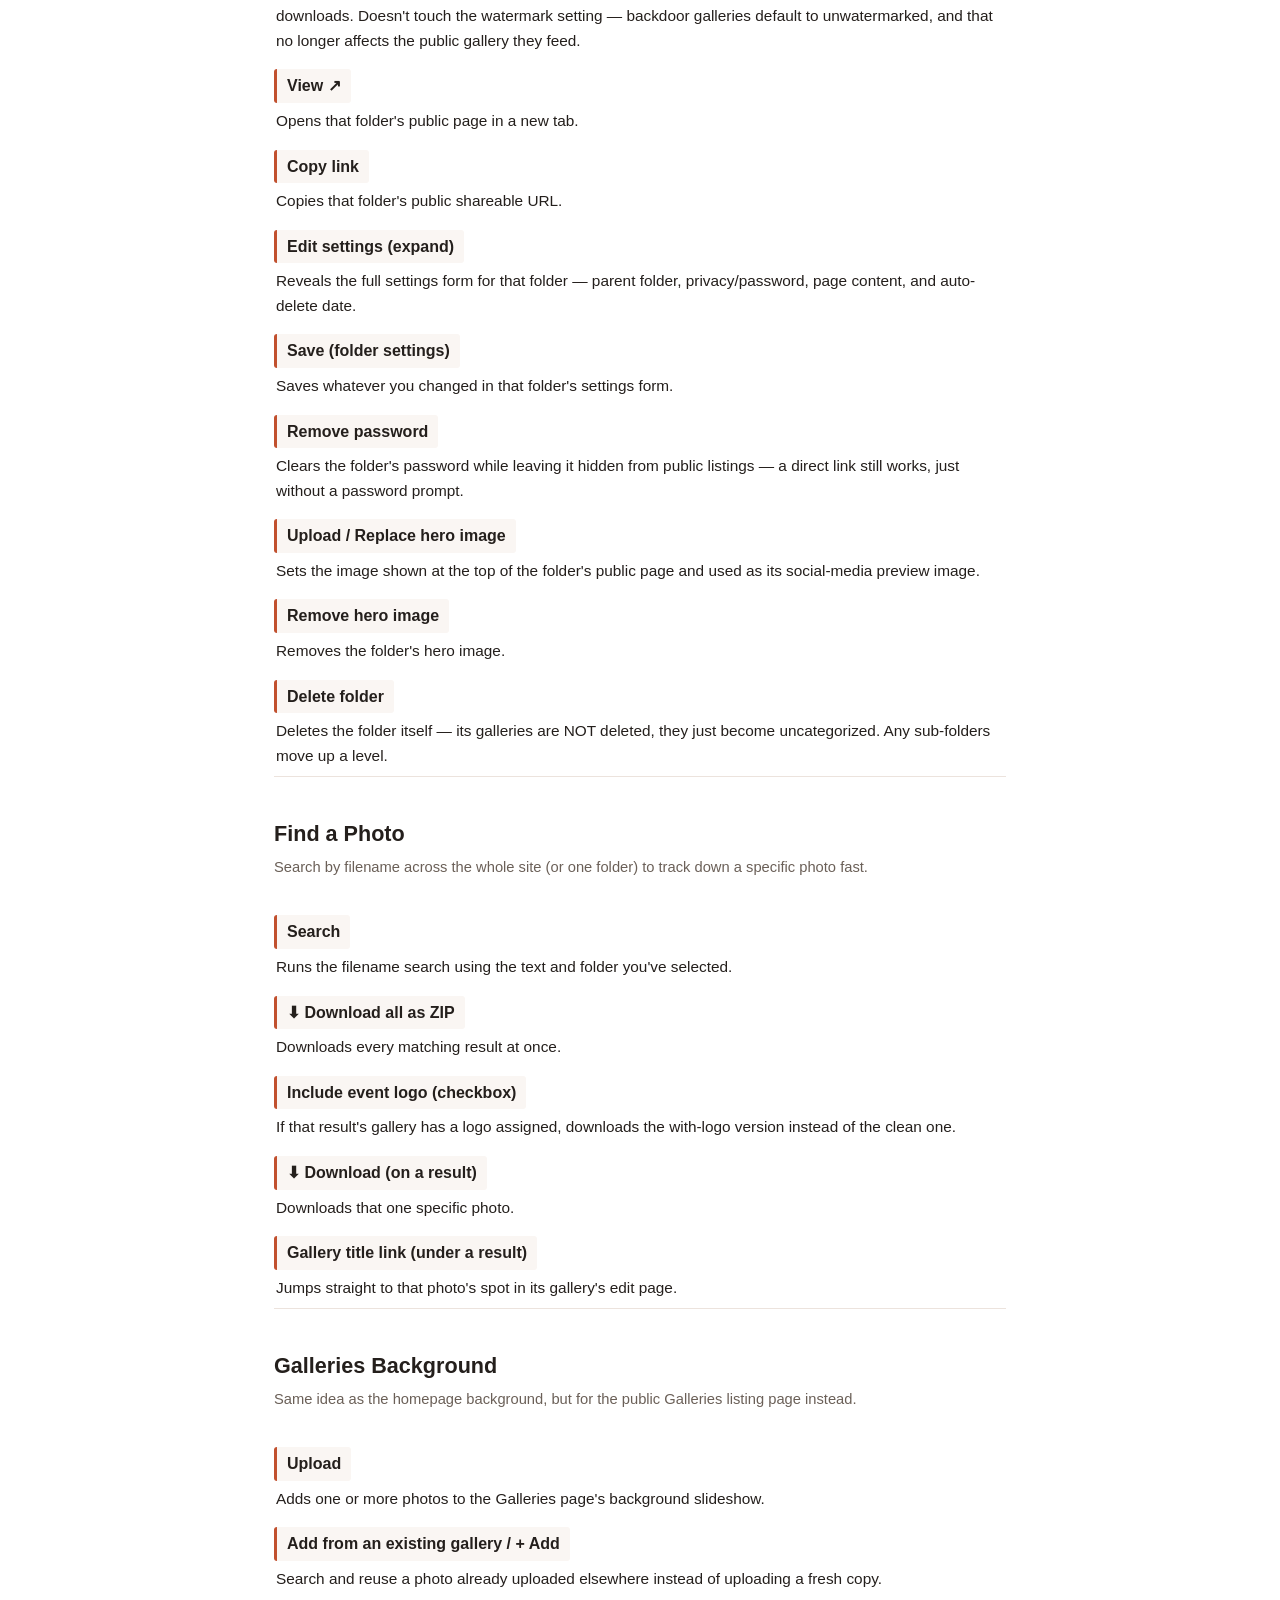
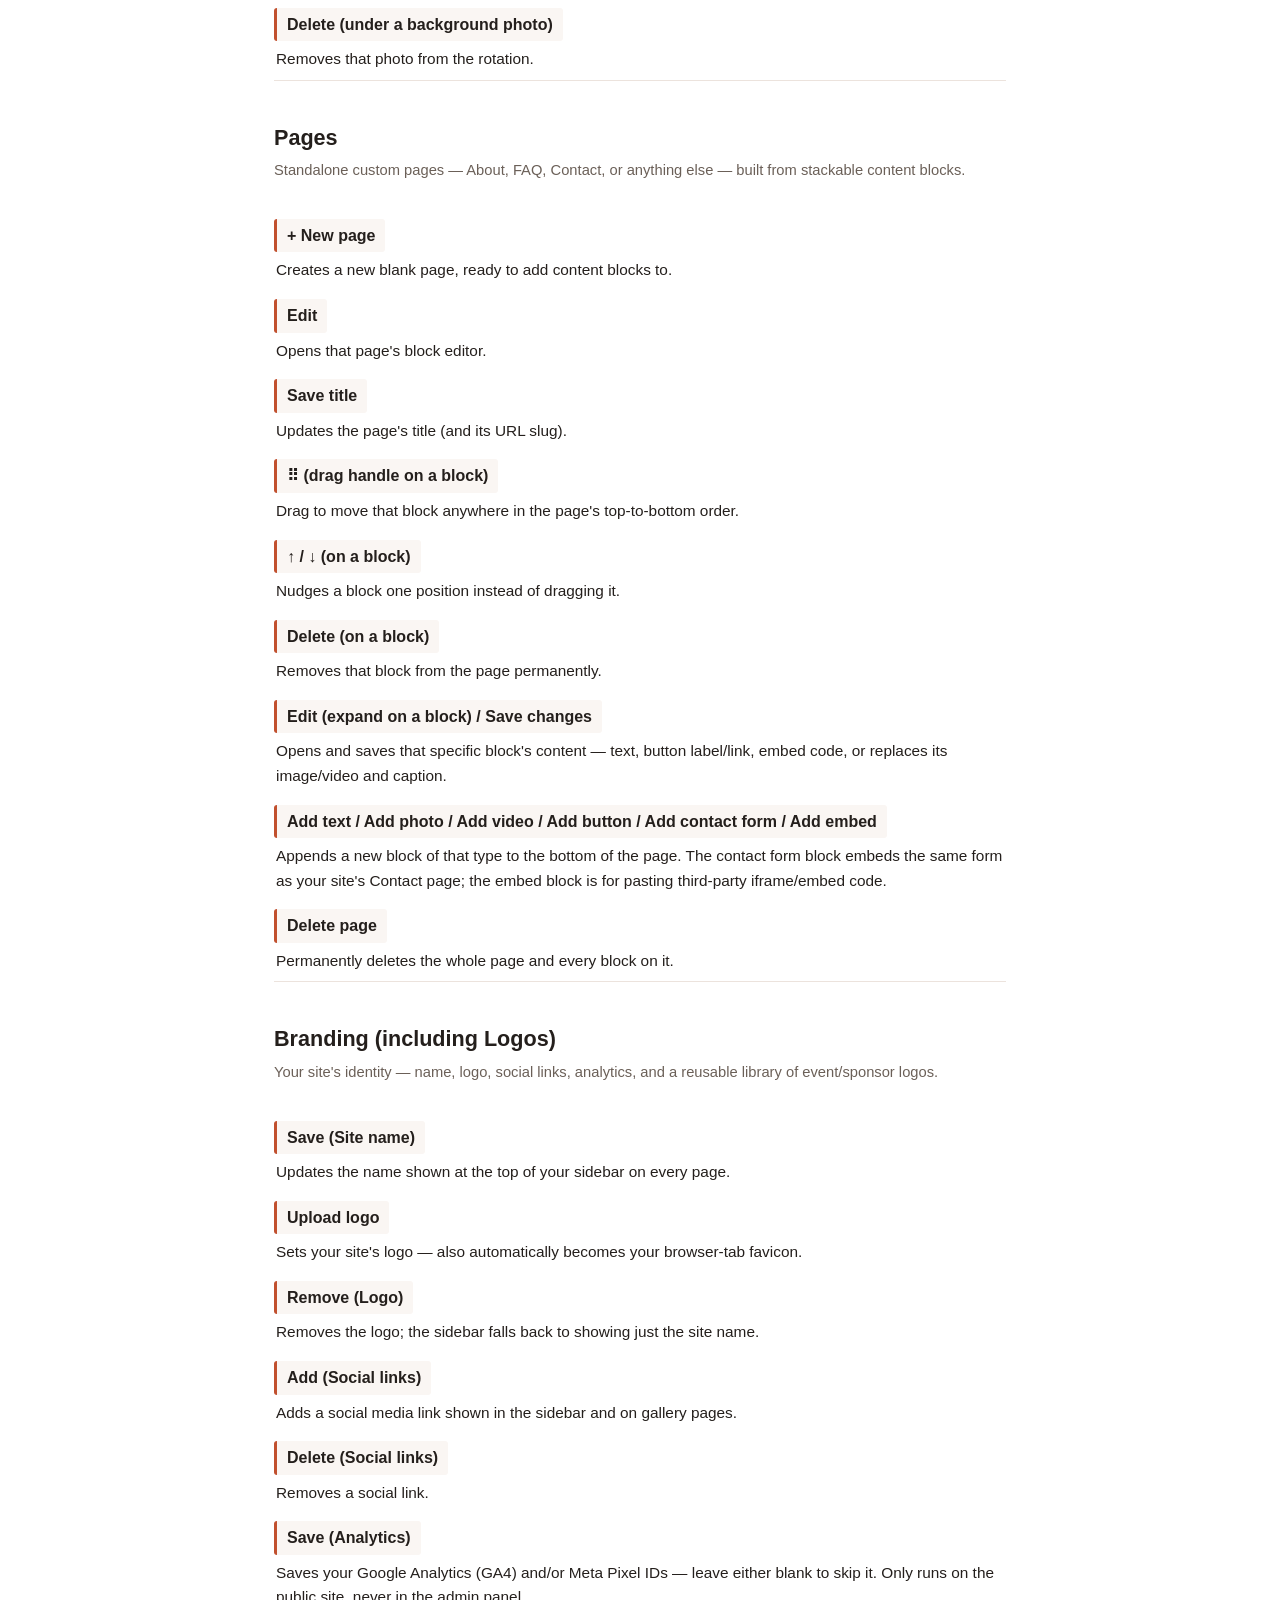
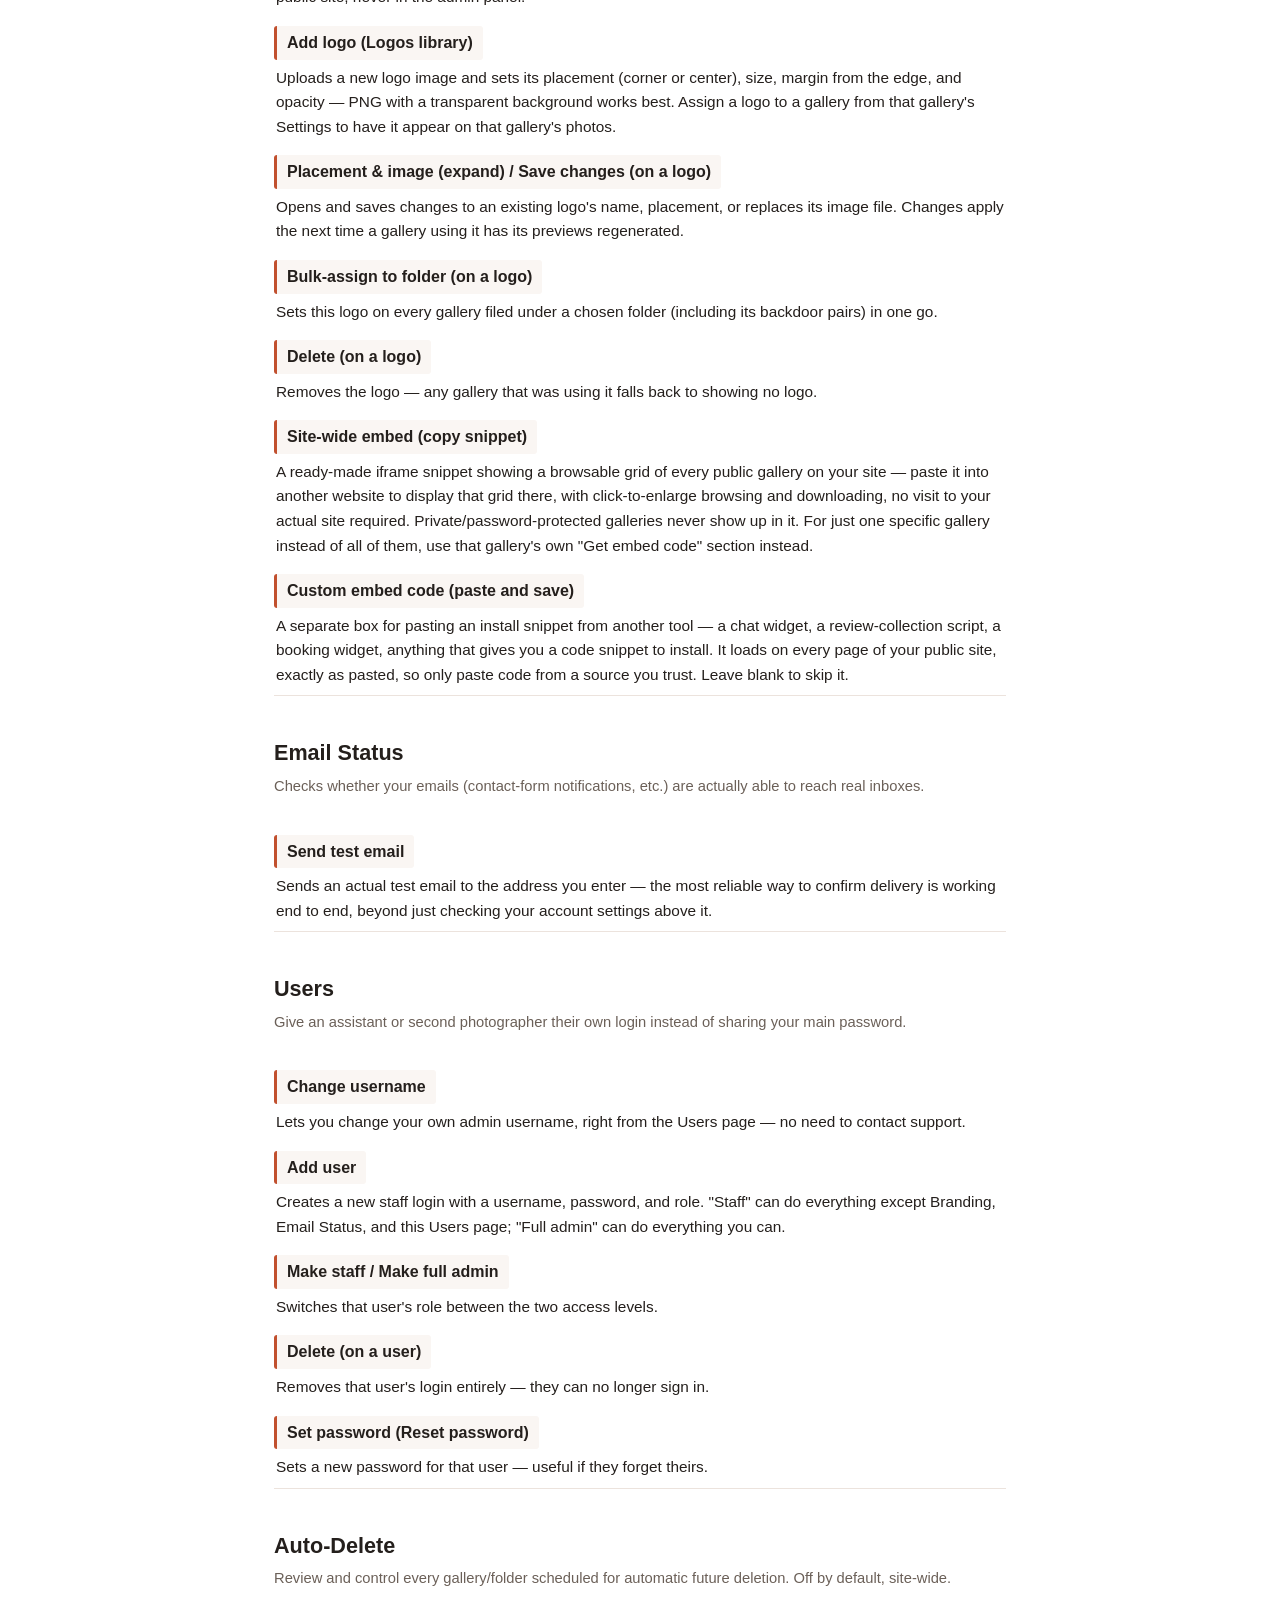
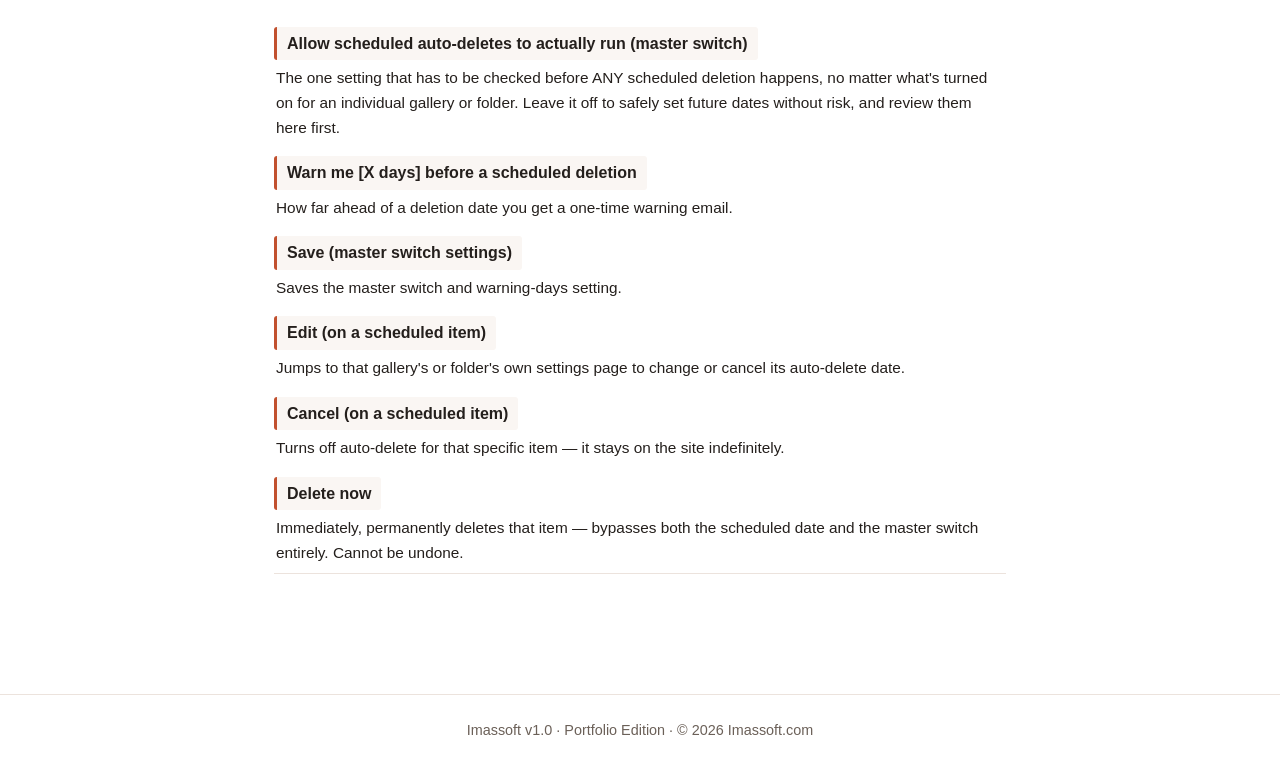
<file: portfolio-admin-reference.html>
<!DOCTYPE html>
<html lang="en">
<head>
<meta charset="UTF-8">
<meta name="viewport" content="width=device-width, initial-scale=1.0">
<title>Portfolio Admin Reference: Every Page, Every Button</title>
<meta name="description" content="A simple explanation of every button and control on every admin page, for the portfolio (non-sales) edition of Imassoft.">
<link rel="stylesheet" href="style.css">
</head>
<body>
<header class="site-header">
<div class="site-header-inner">
<a class="brand" href="index.html">Imassoft v1.0</a>
<button type="button" id="nav-toggle" class="nav-toggle" aria-expanded="false" aria-controls="site-nav" aria-label="Menu"><svg viewBox="0 0 24 24" width="20" height="20" fill="none" stroke="currentColor" stroke-width="2" stroke-linecap="round"><line x1="3" y1="6" x2="21" y2="6"/><line x1="3" y1="12" x2="21" y2="12"/><line x1="3" y1="18" x2="21" y2="18"/></svg></button>
<nav id="site-nav">
<a href="index.html">Home</a>
<a href="guide.html">Getting Started Guide</a>
<a href="admin-reference.html">Admin Reference (Sales Edition)</a>
<a href="portfolio-admin-reference.html">Admin Reference (Portfolio Edition)</a>
<a href="faq.html">FAQ</a>
</nav>
</div>
</header>

<main>
<h1>Portfolio Admin Reference</h1>
<p class="lede">A plain-English explanation of every button, checkbox, and dropdown on every admin page — for the <strong>Portfolio Edition</strong> of Imassoft (no cart, no checkout, no Stripe — just galleries you show off and let people download). If your admin panel has an Orders page or takes payments, you're on the Sales Edition instead — use the <a href="admin-reference.html">other reference</a>.</p>

<div class="toc-box">
<h2>Jump to a page</h2>
<ul>
<li><a href="#dashboard">Dashboard</a></li>
<li><a href="#desktop-uploader">Desktop Uploader</a></li>
<li><a href="#messages">Messages</a></li>
<li><a href="#homepage-menu">Homepage &amp; Menu</a></li>
<li><a href="#galleries">Galleries</a></li>
<li><a href="#gallery-edit">Inside a gallery</a></li>
<li><a href="#folders">Folders</a></li>
<li><a href="#find-a-photo">Find a Photo</a></li>
<li><a href="#galleries-background">Galleries Background</a></li>
<li><a href="#pages">Pages</a></li>
<li><a href="#branding">Branding (incl. Logos)</a></li>
<li><a href="#email-status">Email Status</a></li>
<li><a href="#users">Users</a></li>
<li><a href="#auto-delete">Auto-Delete</a></li>
</ul>
</div>

<section class="button-ref-page" id="dashboard">
<h2>Dashboard</h2>
<p class="fine-print">The first page you see after logging in — a read-only snapshot plus shortcuts to common tasks. Nothing here can be "broken" by clicking around.</p>
<dl class="button-ref-list">
<dt>Stat cards (Galleries, Photos, Unread messages)</dt>
<dd>Just numbers — no action, except "Unread messages" which is clickable and jumps to Messages.</dd>
<dt>New gallery / New folder / Find a photo / Homepage background (Quick actions)</dt>
<dd>Shortcuts straight to those pages, skipping the nav menu.</dd>
<dt>Desktop uploader (Windows) / Desktop uploader (Mac)</dt>
<dd>Downloads the installer for the desktop uploader app — see the <a href="#desktop-uploader">Desktop Uploader</a> section below for what it does and how to set it up.</dd>
<dt>Download database backup</dt>
<dd>Full admins only. Downloads a complete backup file of your site's data.</dd>
<dt>View all messages &rarr;</dt>
<dd>Jumps to the full Messages page.</dd>
</dl>
</section>

<section class="button-ref-page" id="desktop-uploader">
<h2>Desktop Uploader</h2>
<p class="fine-print">A small desktop app for uploading photos to your site without going through the browser — pick a gallery, drag in a whole folder of photos, and it uploads them in the background, automatically resuming if your connection drops or you close the app partway through a big batch.</p>
<dl class="button-ref-list">
<dt>Download for Windows / Download for Mac</dt>
<dd>Download links live right on your Dashboard (Quick actions) — no separate install needed elsewhere. Run the installer once, then launch "Icon Media Uploader" like any other program.</dd>
<dt>Site URL, Username, Password (first launch)</dt>
<dd>Log in with the exact same admin username/password you use for this admin panel. "Remember me" skips this step next time.</dd>
<dt>Pick a gallery &amp; Start upload</dt>
<dd>Choose the destination gallery (and folder within it, if any), select a folder of photos from your computer, then click Start upload.</dd>
<dt>Resume banner</dt>
<dd>If a big upload gets interrupted — closed app, computer restart, dropped connection — reopening the app offers to pick up exactly where it left off, without re-uploading anything that already finished.</dd>
<dt>Duplicate handling (Skip / Upload anyway)</dt>
<dd>Keep "Skip" selected (the default) for safe resuming — it skips photos that already made it up and finishes the rest, instead of creating duplicates.</dd>
</dl>
</section>

<section class="button-ref-page" id="messages">
<h2>Messages</h2>
<p class="fine-print">Every submission from your site's Contact form, kept here as a permanent backup even if the notification email is missed.</p>
<dl class="button-ref-list">
<dt>Mark as read</dt>
<dd>Clears a message's "unread" highlight and removes it from the red counter badge.</dd>
<dt>Delete</dt>
<dd>Permanently removes a message.</dd>
</dl>
</section>

<section class="button-ref-page" id="homepage-menu">
<h2>Homepage &amp; Menu</h2>
<p class="fine-print">Controls the homepage's background photo(s) and the sidebar menu shown on every page of your site.</p>
<dl class="button-ref-list">
<dt>Upload (Homepage background)</dt>
<dd>Adds one or more photos as the homepage's background.</dd>
<dt>Show them in random order (checkbox)</dt>
<dd>Checked: a different homepage photo shows on each visit. Unchecked: they always show in the order listed below.</dd>
<dt>Add from an existing gallery</dt>
<dd>Search photos you've already uploaded elsewhere instead of uploading a duplicate copy just for the homepage.</dd>
<dt>+ Add to homepage</dt>
<dd>Adds that search result photo to the homepage background rotation.</dd>
<dt>Delete (under a background photo)</dt>
<dd>Removes that photo from the homepage background rotation.</dd>
<dt>↑ / ↓ (next to a menu item)</dt>
<dd>Moves that item up or down in the sidebar menu order.</dd>
<dt>Delete (next to a menu item)</dt>
<dd>Removes that link from the sidebar menu entirely (doesn't delete the gallery/page/folder itself).</dd>
<dt>Add (gallery/page/folder link)</dt>
<dd>Adds a menu link pointing at a gallery, page, or folder you pick from the dropdown. Leave "Label" blank to use its title automatically.</dd>
<dt>Add (custom link)</dt>
<dd>Adds any link you want — an outside website, a specific gallery URL, anything. Use a full "https://" address for outside links, or a path like "/galleries" for a page on your own site.</dd>
</dl>
</section>

<section class="button-ref-page" id="galleries">
<h2>Galleries</h2>
<p class="fine-print">The master list of every gallery, grouped by folder.</p>
<dl class="button-ref-list">
<dt>+ New gallery</dt>
<dd>Opens the form to create a new gallery — give it a title, description, and (optionally) a folder.</dd>
<dt>Order galleries by</dt>
<dd>Newest first, earliest first, or "Set manually" to drag galleries into your own custom order within this admin list and on the public Galleries page.</dd>
<dt>Order folders by (this page only)</dt>
<dd>Changes only how folder sections are arranged in this admin list — doesn't affect what visitors see.</dd>
<dt>⠿ (drag handle)</dt>
<dd>Click and drag this handle to reorder a row, when a manual sort mode is active.</dd>
<dt>Manage</dt>
<dd>Opens that gallery's full edit page (uploading photos, settings, etc.).</dd>
<dt>Copy link</dt>
<dd>Copies that gallery's public shareable URL to your clipboard.</dd>
<dt>Folder heading (click to expand/collapse)</dt>
<dd>Collapses or expands that folder's list of galleries — just for your own browsing convenience here.</dd>
</dl>
</section>

<section class="button-ref-page" id="gallery-edit">
<h2>Inside a gallery (the edit page)</h2>
<p class="fine-print">The busiest page in the whole admin panel — this is where you upload and organize photos for one specific gallery.</p>
<dl class="button-ref-list">
<dt>Copy link (top of page)</dt>
<dd>Copies this gallery's public URL.</dd>
<dt>+ Create backdoor gallery</dt>
<dd>One-click setup of a private, hidden "feeder" gallery whose photos automatically also appear on this public gallery — handy for uploading through the desktop app to a private gallery that feeds a public one. Backdoor galleries default to free downloads with no watermark (they're for handing off clean working files, not browsing proofs); the public gallery they feed keeps showing watermarked previews regardless, so this never affects what visitors see.</dd>
<dt>Save settings</dt>
<dd>Saves everything in the Settings section: title, description, page content, folder assignment, photo sort order, privacy/password, cross-listing, logo, watermark, and auto-delete date. Every gallery here allows free downloads — there's no sell/paywall option in this edition.</dd>
<dt>Regenerate previews with current watermark + logo</dt>
<dd>Re-renders every preview photo in the gallery using whatever watermark/logo settings are currently saved — only needed after changing those settings on a gallery that already has photos uploaded.</dd>
<dt>Delete gallery</dt>
<dd>Permanently deletes the gallery and every photo in it. Cannot be undone.</dd>
<dt>Add folder (within a gallery)</dt>
<dd>Creates a sub-folder inside this gallery — e.g. "Ceremony," "Reception" — to group photos.</dd>
<dt>↑ / ↓ (next to a folder)</dt>
<dd>Reorders that sub-folder, when "Set manually" is chosen for folder order in Settings.</dd>
<dt>Delete (next to a folder)</dt>
<dd>Removes the folder; its photos move back to "Unsorted" rather than being deleted.</dd>
<dt>Upload</dt>
<dd>Uploads the selected photos into this gallery (optionally straight into a specific folder), handling duplicate filenames however you choose from the dropdown. For big batches, the <a href="#desktop-uploader">desktop uploader</a> is usually easier.</dd>
<dt>Cancel remaining (during an upload)</dt>
<dd>Stops an in-progress upload batch partway through — anything already processed stays uploaded.</dd>
<dt>Upload CSV (Add names from a CSV)</dt>
<dd>Matches a two-column bib-number/name spreadsheet against already-tagged photos, adding a searchable name tag. Check "Save this list for reuse" to also keep it available for other galleries later.</dd>
<dt>Or use a saved list (dropdown)</dt>
<dd>Applies a name list saved from a previous CSV upload to this gallery, without needing to re-find the file. Safe to run more than once — already-tagged photos are skipped.</dd>
<dt>Delete this list</dt>
<dd>Removes the selected saved list from the dropdown going forward. Doesn't undo any names already tagged on photos from past uses of it.</dd>
<dt>Gallery drop zone (Move to another gallery)</dt>
<dd>Drag a photo (or a selected group) onto one of these to move it into a different gallery entirely.</dd>
<dt>Select all / Clear selection / Delete selected</dt>
<dd>Bulk-select every photo (or clear the selection), then permanently delete everything selected in one action.</dd>
<dt>Cover photo (checkbox on a thumbnail)</dt>
<dd>Marks that specific photo as the one always shown on this gallery's card on the public Galleries/folder pages. Leave none checked to let the site rotate a random photo instead.</dd>
<dt>Folder dropdown (on a thumbnail)</dt>
<dd>Moves that one photo into a different folder within the gallery.</dd>
<dt>↑ / ↓ (on a thumbnail)</dt>
<dd>Nudges that photo's position, when manual photo ordering is turned on in Settings.</dd>
<dt>Save tags</dt>
<dd>Updates that photo's name/bib tags — the same field search matches against.</dd>
<dt>Delete (on a thumbnail)</dt>
<dd>Permanently deletes that one photo.</dd>
<dt>Get embed code</dt>
<dd>Copies a ready-to-paste iframe snippet so this one gallery can be shown on another website &mdash; visitors can browse and download photos right there, no visit to your site required. Only available for public galleries; uncheck &quot;Private gallery&quot; in Settings first if it's currently private.</dd>
</dl>
</section>

<section class="button-ref-page" id="folders">
<h2>Folders</h2>
<p class="fine-print">Groups of galleries — typically one folder per event or shoot type.</p>
<dl class="button-ref-list">
<dt>Add (new folder)</dt>
<dd>Creates a folder, optionally nested inside another one, optionally private/password-protected, and optionally pre-loaded with a whole list of galleries typed in at once (one name per line) — with the option to also auto-create a matching "backdoor" gallery for each.</dd>
<dt>Fix download settings for all backdoor galleries</dt>
<dd>A one-click cleanup that switches every cross-listed "backdoor" gallery site-wide to free full-gallery downloads. Doesn't touch the watermark setting — backdoor galleries default to unwatermarked, and that no longer affects the public gallery they feed.</dd>
<dt>View &#8599;</dt>
<dd>Opens that folder's public page in a new tab.</dd>
<dt>Copy link</dt>
<dd>Copies that folder's public shareable URL.</dd>
<dt>Edit settings (expand)</dt>
<dd>Reveals the full settings form for that folder — parent folder, privacy/password, page content, and auto-delete date.</dd>
<dt>Save (folder settings)</dt>
<dd>Saves whatever you changed in that folder's settings form.</dd>
<dt>Remove password</dt>
<dd>Clears the folder's password while leaving it hidden from public listings — a direct link still works, just without a password prompt.</dd>
<dt>Upload / Replace hero image</dt>
<dd>Sets the image shown at the top of the folder's public page and used as its social-media preview image.</dd>
<dt>Remove hero image</dt>
<dd>Removes the folder's hero image.</dd>
<dt>Delete folder</dt>
<dd>Deletes the folder itself — its galleries are NOT deleted, they just become uncategorized. Any sub-folders move up a level.</dd>
</dl>
</section>

<section class="button-ref-page" id="find-a-photo">
<h2>Find a Photo</h2>
<p class="fine-print">Search by filename across the whole site (or one folder) to track down a specific photo fast.</p>
<dl class="button-ref-list">
<dt>Search</dt>
<dd>Runs the filename search using the text and folder you've selected.</dd>
<dt>⬇ Download all as ZIP</dt>
<dd>Downloads every matching result at once.</dd>
<dt>Include event logo (checkbox)</dt>
<dd>If that result's gallery has a logo assigned, downloads the with-logo version instead of the clean one.</dd>
<dt>⬇ Download (on a result)</dt>
<dd>Downloads that one specific photo.</dd>
<dt>Gallery title link (under a result)</dt>
<dd>Jumps straight to that photo's spot in its gallery's edit page.</dd>
</dl>
</section>

<section class="button-ref-page" id="galleries-background">
<h2>Galleries Background</h2>
<p class="fine-print">Same idea as the homepage background, but for the public Galleries listing page instead.</p>
<dl class="button-ref-list">
<dt>Upload</dt>
<dd>Adds one or more photos to the Galleries page's background slideshow.</dd>
<dt>Add from an existing gallery / + Add</dt>
<dd>Search and reuse a photo already uploaded elsewhere instead of uploading a fresh copy.</dd>
<dt>Delete (under a background photo)</dt>
<dd>Removes that photo from the rotation.</dd>
</dl>
</section>

<section class="button-ref-page" id="pages">
<h2>Pages</h2>
<p class="fine-print">Standalone custom pages — About, FAQ, Contact, or anything else — built from stackable content blocks.</p>
<dl class="button-ref-list">
<dt>+ New page</dt>
<dd>Creates a new blank page, ready to add content blocks to.</dd>
<dt>Edit</dt>
<dd>Opens that page's block editor.</dd>
<dt>Save title</dt>
<dd>Updates the page's title (and its URL slug).</dd>
<dt>⠿ (drag handle on a block)</dt>
<dd>Drag to move that block anywhere in the page's top-to-bottom order.</dd>
<dt>↑ / ↓ (on a block)</dt>
<dd>Nudges a block one position instead of dragging it.</dd>
<dt>Delete (on a block)</dt>
<dd>Removes that block from the page permanently.</dd>
<dt>Edit (expand on a block) / Save changes</dt>
<dd>Opens and saves that specific block's content — text, button label/link, embed code, or replaces its image/video and caption.</dd>
<dt>Add text / Add photo / Add video / Add button / Add contact form / Add embed</dt>
<dd>Appends a new block of that type to the bottom of the page. The contact form block embeds the same form as your site's Contact page; the embed block is for pasting third-party iframe/embed code.</dd>
<dt>Delete page</dt>
<dd>Permanently deletes the whole page and every block on it.</dd>
</dl>
</section>

<section class="button-ref-page" id="branding">
<h2>Branding (including Logos)</h2>
<p class="fine-print">Your site's identity — name, logo, social links, analytics, and a reusable library of event/sponsor logos.</p>
<dl class="button-ref-list">
<dt>Save (Site name)</dt>
<dd>Updates the name shown at the top of your sidebar on every page.</dd>
<dt>Upload logo</dt>
<dd>Sets your site's logo — also automatically becomes your browser-tab favicon.</dd>
<dt>Remove (Logo)</dt>
<dd>Removes the logo; the sidebar falls back to showing just the site name.</dd>
<dt>Add (Social links)</dt>
<dd>Adds a social media link shown in the sidebar and on gallery pages.</dd>
<dt>Delete (Social links)</dt>
<dd>Removes a social link.</dd>
<dt>Save (Analytics)</dt>
<dd>Saves your Google Analytics (GA4) and/or Meta Pixel IDs — leave either blank to skip it. Only runs on the public site, never in the admin panel.</dd>
<dt>Add logo (Logos library)</dt>
<dd>Uploads a new logo image and sets its placement (corner or center), size, margin from the edge, and opacity — PNG with a transparent background works best. Assign a logo to a gallery from that gallery's Settings to have it appear on that gallery's photos.</dd>
<dt>Placement &amp; image (expand) / Save changes (on a logo)</dt>
<dd>Opens and saves changes to an existing logo's name, placement, or replaces its image file. Changes apply the next time a gallery using it has its previews regenerated.</dd>
<dt>Bulk-assign to folder (on a logo)</dt>
<dd>Sets this logo on every gallery filed under a chosen folder (including its backdoor pairs) in one go.</dd>
<dt>Delete (on a logo)</dt>
<dd>Removes the logo — any gallery that was using it falls back to showing no logo.</dd>
<dt>Site-wide embed (copy snippet)</dt>
<dd>A ready-made iframe snippet showing a browsable grid of every public gallery on your site &mdash; paste it into another website to display that grid there, with click-to-enlarge browsing and downloading, no visit to your actual site required. Private/password-protected galleries never show up in it. For just one specific gallery instead of all of them, use that gallery's own &quot;Get embed code&quot; section instead.</dd>
<dt>Custom embed code (paste and save)</dt>
<dd>A separate box for pasting an install snippet from another tool &mdash; a chat widget, a review-collection script, a booking widget, anything that gives you a code snippet to install. It loads on every page of your public site, exactly as pasted, so only paste code from a source you trust. Leave blank to skip it.</dd>
</dl>
</section>

<section class="button-ref-page" id="email-status">
<h2>Email Status</h2>
<p class="fine-print">Checks whether your emails (contact-form notifications, etc.) are actually able to reach real inboxes.</p>
<dl class="button-ref-list">
<dt>Send test email</dt>
<dd>Sends an actual test email to the address you enter — the most reliable way to confirm delivery is working end to end, beyond just checking your account settings above it.</dd>
</dl>
</section>

<section class="button-ref-page" id="users">
<h2>Users</h2>
<p class="fine-print">Give an assistant or second photographer their own login instead of sharing your main password.</p>
<dl class="button-ref-list">
<dt>Change username</dt>
<dd>Lets you change your own admin username, right from the Users page — no need to contact support.</dd>
<dt>Add user</dt>
<dd>Creates a new staff login with a username, password, and role. "Staff" can do everything except Branding, Email Status, and this Users page; "Full admin" can do everything you can.</dd>
<dt>Make staff / Make full admin</dt>
<dd>Switches that user's role between the two access levels.</dd>
<dt>Delete (on a user)</dt>
<dd>Removes that user's login entirely — they can no longer sign in.</dd>
<dt>Set password (Reset password)</dt>
<dd>Sets a new password for that user — useful if they forget theirs.</dd>
</dl>
</section>

<section class="button-ref-page" id="auto-delete">
<h2>Auto-Delete</h2>
<p class="fine-print">Review and control every gallery/folder scheduled for automatic future deletion. Off by default, site-wide.</p>
<dl class="button-ref-list">
<dt>Allow scheduled auto-deletes to actually run (master switch)</dt>
<dd>The one setting that has to be checked before ANY scheduled deletion happens, no matter what's turned on for an individual gallery or folder. Leave it off to safely set future dates without risk, and review them here first.</dd>
<dt>Warn me [X days] before a scheduled deletion</dt>
<dd>How far ahead of a deletion date you get a one-time warning email.</dd>
<dt>Save (master switch settings)</dt>
<dd>Saves the master switch and warning-days setting.</dd>
<dt>Edit (on a scheduled item)</dt>
<dd>Jumps to that gallery's or folder's own settings page to change or cancel its auto-delete date.</dd>
<dt>Cancel (on a scheduled item)</dt>
<dd>Turns off auto-delete for that specific item — it stays on the site indefinitely.</dd>
<dt>Delete now</dt>
<dd>Immediately, permanently deletes that item — bypasses both the scheduled date and the master switch entirely. Cannot be undone.</dd>
</dl>
</section>

</main>

<footer class="site-footer">
Imassoft v1.0 &middot; Portfolio Edition &middot; &copy; <span id="year"></span> Imassoft.com
</footer>
<script>document.getElementById('year').textContent = new Date().getFullYear();</script>
<script>
(function () {
var toggle = document.getElementById('nav-toggle');
var nav = document.getElementById('site-nav');
if (!toggle || !nav) return;
toggle.addEventListener('click', function () {
var isOpen = nav.classList.toggle('open');
toggle.setAttribute('aria-expanded', isOpen ? 'true' : 'false');
});
})();
</script>

<button type="button" id="back-to-top" aria-label="Back to top" style="display:none;position:fixed;bottom:24px;right:24px;width:44px;height:44px;border-radius:50%;background:var(--accent);color:#fff;border:none;font-size:20px;line-height:1;cursor:pointer;box-shadow:0 2px 8px rgba(0,0,0,0.3);z-index:50;">&uarr;</button>
<script>
(function () {
var topBtn = document.getElementById('back-to-top');
if (!topBtn) return;
window.addEventListener('scroll', function () {
topBtn.style.display = window.scrollY > 400 ? 'block' : 'none';
});
topBtn.addEventListener('click', function () {
window.scrollTo({ top: 0, behavior: 'smooth' });
});
})();
</script>
</body>
</html>
</file>
<file: style.css>
:root {
  --accent: #c1502e;
  --accent-dark: #9c3f24;
  --ink: #241f1c;
  --muted: #6b6058;
  --paper: #ffffff;
  --paper-alt: #faf6f3;
  --border: #ece3dd;
  --max-width: 780px;
}

* { box-sizing: border-box; }

body {
  margin: 0;
  font-family: -apple-system, BlinkMacSystemFont, "Segoe UI", Helvetica, Arial, sans-serif;
  color: var(--ink);
  background: var(--paper);
  line-height: 1.6;
}

header.site-header {
  border-bottom: 1px solid var(--border);
  background: var(--paper-alt);
}

.site-header-inner {
  max-width: var(--max-width);
  margin: 0 auto;
  padding: 18px 24px;
  display: flex;
  align-items: center;
  justify-content: space-between;
}

.site-header-inner a.brand {
  font-weight: 700;
  font-size: 1.1rem;
  color: var(--ink);
  text-decoration: none;
}

.site-header-inner nav a {
  color: var(--muted);
  text-decoration: none;
  margin-left: 20px;
  font-size: 0.95rem;
}

.site-header-inner nav a:hover { color: var(--accent); }

main {
  max-width: var(--max-width);
  margin: 0 auto;
  padding: 48px 24px 80px;
}

h1 {
  font-size: 2rem;
  line-height: 1.25;
  margin: 0 0 8px;
}

h1 + p.lede {
  font-size: 1.15rem;
  color: var(--muted);
  margin: 0 0 40px;
}

h2 {
  font-size: 1.35rem;
  margin: 48px 0 12px;
}

h3 {
  font-size: 1.1rem;
  margin: 28px 0 8px;
}

p { margin: 0 0 16px; }

ul, ol { padding-left: 22px; }
li { margin-bottom: 10px; }

strong { color: var(--ink); }

a { color: var(--accent); }
a:hover { color: var(--accent-dark); }

.feature-list {
  list-style: none;
  padding: 0;
  margin: 24px 0;
}

.feature-list li {
  padding: 16px 0;
  border-bottom: 1px solid var(--border);
}

.feature-list li:last-child { border-bottom: none; }

.feature-list strong {
  display: block;
  margin-bottom: 4px;
}

.cta-box {
  background: var(--paper-alt);
  border: 1px solid var(--border);
  border-radius: 10px;
  padding: 28px;
  margin-top: 48px;
  text-align: center;
}

.cta-box h2 { margin-top: 0; }

.button {
  display: inline-block;
  background: var(--accent);
  color: #fff;
  text-decoration: none;
  padding: 12px 28px;
  border-radius: 6px;
  font-weight: 600;
  margin-top: 12px;
}

.button:hover { background: var(--accent-dark); color: #fff; }

.step-list {
  counter-reset: step;
  list-style: none;
  padding: 0;
}

.step-list li {
  counter-increment: step;
  position: relative;
  padding-left: 40px;
  margin-bottom: 20px;
}

.step-list li::before {
  content: counter(step);
  position: absolute;
  left: 0;
  top: 0;
  width: 26px;
  height: 26px;
  border-radius: 50%;
  background: var(--accent);
  color: #fff;
  font-size: 0.85rem;
  font-weight: 700;
  display: flex;
  align-items: center;
  justify-content: center;
}

.pricing-table {
  width: 100%;
  border-collapse: collapse;
  margin: 24px 0;
}

.pricing-table th, .pricing-table td {
  text-align: left;
  padding: 10px 12px;
  border-bottom: 1px solid var(--border);
  font-size: 0.95rem;
}

.pricing-table th { color: var(--muted); font-weight: 600; }

footer.site-footer {
  border-top: 1px solid var(--border);
  padding: 24px;
  text-align: center;
  color: var(--muted);
  font-size: 0.9rem;
}

code {
  background: var(--paper-alt);
  padding: 2px 6px;
  border-radius: 4px;
  font-size: 0.9em;
}

.button-ref-page {
  margin: 32px 0 40px;
  padding-bottom: 8px;
  border-bottom: 1px solid var(--border);
}

.button-ref-page h2 {
  margin-top: 0;
  margin-bottom: 4px;
}

.button-ref-page > p.fine-print {
  color: var(--muted);
  font-size: 0.92rem;
  margin-bottom: 20px;
}

dl.button-ref-list {
  margin: 0;
}

dl.button-ref-list dt {
  font-weight: 600;
  color: var(--ink);
  margin-top: 16px;
  padding: 4px 10px;
  background: var(--paper-alt);
  border-left: 3px solid var(--accent);
  border-radius: 3px;
  display: inline-block;
}

dl.button-ref-list dd {
  margin: 6px 0 0;
  padding-left: 2px;
  color: var(--ink);
  font-size: 0.96rem;
}

.toc-box {
  background: var(--paper-alt);
  border: 1px solid var(--border);
  border-radius: 8px;
  padding: 20px 24px;
  margin: 24px 0 8px;
}

.toc-box h2 { margin-top: 0; font-size: 1.05rem; }

.toc-box ul {
  columns: 2;
  padding-left: 18px;
  margin: 0;
}

.toc-box li { margin-bottom: 6px; font-size: 0.92rem; }

@media (max-width: 600px) {
  .toc-box ul { columns: 1; }
}

/* "Built for any sport, any event" tile grid on the homepage — mixes real
   race photos (proof it works) with simple icon tiles for sports we don't
   have pilot photos of yet. */
.sport-grid {
  display: grid;
  grid-template-columns: repeat(auto-fit, minmax(190px, 1fr));
  gap: 14px;
  margin: 22px 0 10px;
}

.sport-tile {
  border-radius: 10px;
  overflow: hidden;
  border: 1px solid var(--border);
  background: var(--paper-alt);
}

.sport-tile.photo img {
  width: 100%;
  aspect-ratio: 4/3;
  object-fit: cover;
  display: block;
}

.sport-tile-caption {
  margin: 0;
  padding: 10px 14px;
  font-weight: 600;
  font-size: 0.92rem;
  color: var(--ink);
}

.sport-tile.icon-tile {
  aspect-ratio: 4/3;
  display: flex;
  flex-direction: column;
  align-items: center;
  justify-content: center;
  gap: 10px;
  text-align: center;
  padding: 12px;
}

.sport-tile.icon-tile svg {
  width: 34px;
  height: 34px;
  stroke: var(--accent);
}

.sport-tile.icon-tile .sport-tile-caption {
  padding: 0;
  font-size: 0.85rem;
  color: var(--muted);
}

p.sport-note {
  color: var(--muted);
  font-size: 0.88rem;
  margin: 4px 0 0;
}

/* "See it in action" screenshot pair on the homepage — real product
   screenshots framed as cards, not a photo backdrop, to keep them
   readable against the site's clean paper background. */
.screenshot-grid {
  display: grid;
  grid-template-columns: repeat(auto-fit, minmax(280px, 1fr));
  gap: 20px;
  margin: 22px 0 8px;
}

.screenshot-card {
  margin: 0;
  border: 1px solid var(--border);
  border-radius: 10px;
  overflow: hidden;
  background: var(--paper-alt);
  box-shadow: 0 6px 16px rgba(36, 31, 28, 0.08);
}

.screenshot-card img {
  width: 100%;
  display: block;
  border-bottom: 1px solid var(--border);
}

.screenshot-card figcaption {
  padding: 12px 16px;
  font-size: 0.88rem;
  color: var(--muted);
}

/* "Browse the live site" secondary link under the screenshot section. */
.live-site-link {
  text-align: center;
  font-size: 0.95rem;
  margin: -4px 0 8px;
}

/* "Get in touch" contact modal — collects a quick inquiry and emails it
   via FormSubmit (no backend needed for this static pitch site). */
.modal-overlay {
  display: none;
  position: fixed;
  inset: 0;
  background: rgba(36, 31, 28, 0.55);
  align-items: center;
  justify-content: center;
  padding: 20px;
  z-index: 100;
}

.modal-overlay.open {
  display: flex;
}

.modal-box {
  position: relative;
  background: var(--paper);
  border-radius: 12px;
  padding: 32px 28px 28px;
  max-width: 440px;
  width: 100%;
  max-height: 90vh;
  overflow-y: auto;
  box-shadow: 0 20px 50px rgba(36, 31, 28, 0.25);
}

.modal-box h2 {
  margin-top: 0;
  margin-bottom: 6px;
}

.modal-lede {
  color: var(--muted);
  font-size: 0.92rem;
  margin-bottom: 20px;
}

.modal-close {
  position: absolute;
  top: 14px;
  right: 14px;
  border: none;
  background: none;
  font-size: 1.4rem;
  line-height: 1;
  color: var(--muted);
  cursor: pointer;
  padding: 4px;
}

.modal-close:hover { color: var(--ink); }

.contact-form {
  display: flex;
  flex-direction: column;
  gap: 14px;
}

.contact-form label {
  display: flex;
  flex-direction: column;
  gap: 6px;
  font-size: 0.9rem;
  font-weight: 600;
  color: var(--ink);
}

.contact-form .optional {
  font-weight: 400;
  color: var(--muted);
}

.contact-form input,
.contact-form textarea {
  font: inherit;
  font-weight: 400;
  padding: 10px 12px;
  border: 1px solid var(--border);
  border-radius: 6px;
  background: var(--paper);
  color: var(--ink);
}

.contact-form input:focus,
.contact-form textarea:focus {
  outline: 2px solid var(--accent);
  outline-offset: 1px;
}

.contact-form textarea {
  resize: vertical;
}

.contact-form .button {
  align-self: flex-start;
  border: none;
  cursor: pointer;
  font: inherit;
}

.contact-status {
  margin: 0;
  font-size: 0.9rem;
}

.contact-status.success { color: #2e7d32; }
.contact-status.error { color: #b3261e; }

/* Mobile nav collapse for the site header (Home / Guide / Admin Reference / FAQ). */
.nav-toggle {
    display: none;
    align-items: center;
    justify-content: center;
    background: none;
    border: 1px solid var(--border);
    border-radius: 6px;
    color: var(--ink);
    cursor: pointer;
    padding: 6px 8px;
    line-height: 0;
}

@media (max-width: 640px) {
    .site-header-inner {
          flex-wrap: wrap;
    }

    .nav-toggle {
          display: inline-flex;
    }

    .site-header-inner nav {
          display: none;
          flex-basis: 100%;
          flex-direction: column;
          margin-top: 14px;
    }

    .site-header-inner nav.open {
          display: flex;
    }

    .site-header-inner nav a {
          margin-left: 0;
          padding: 12px 4px;
          border-top: 1px solid var(--border);
          font-size: 1rem;
    }
}
</file>
